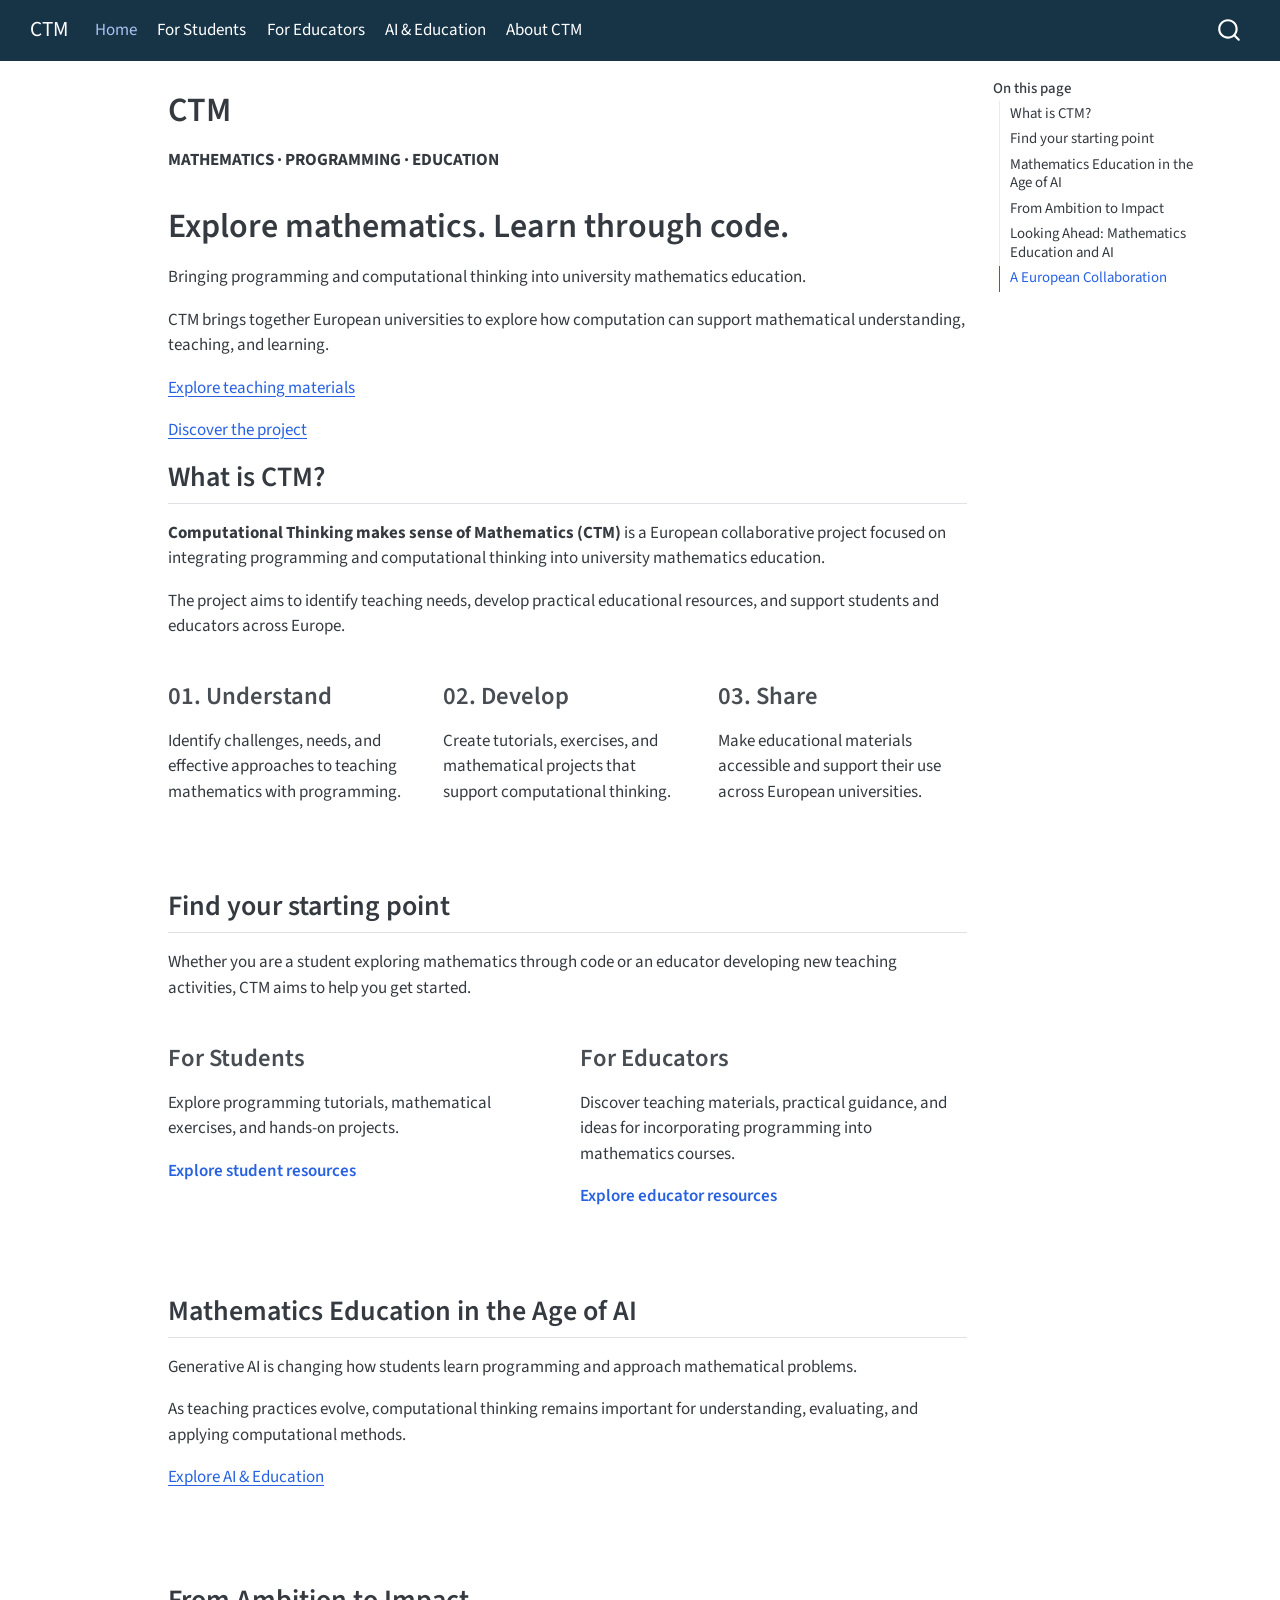
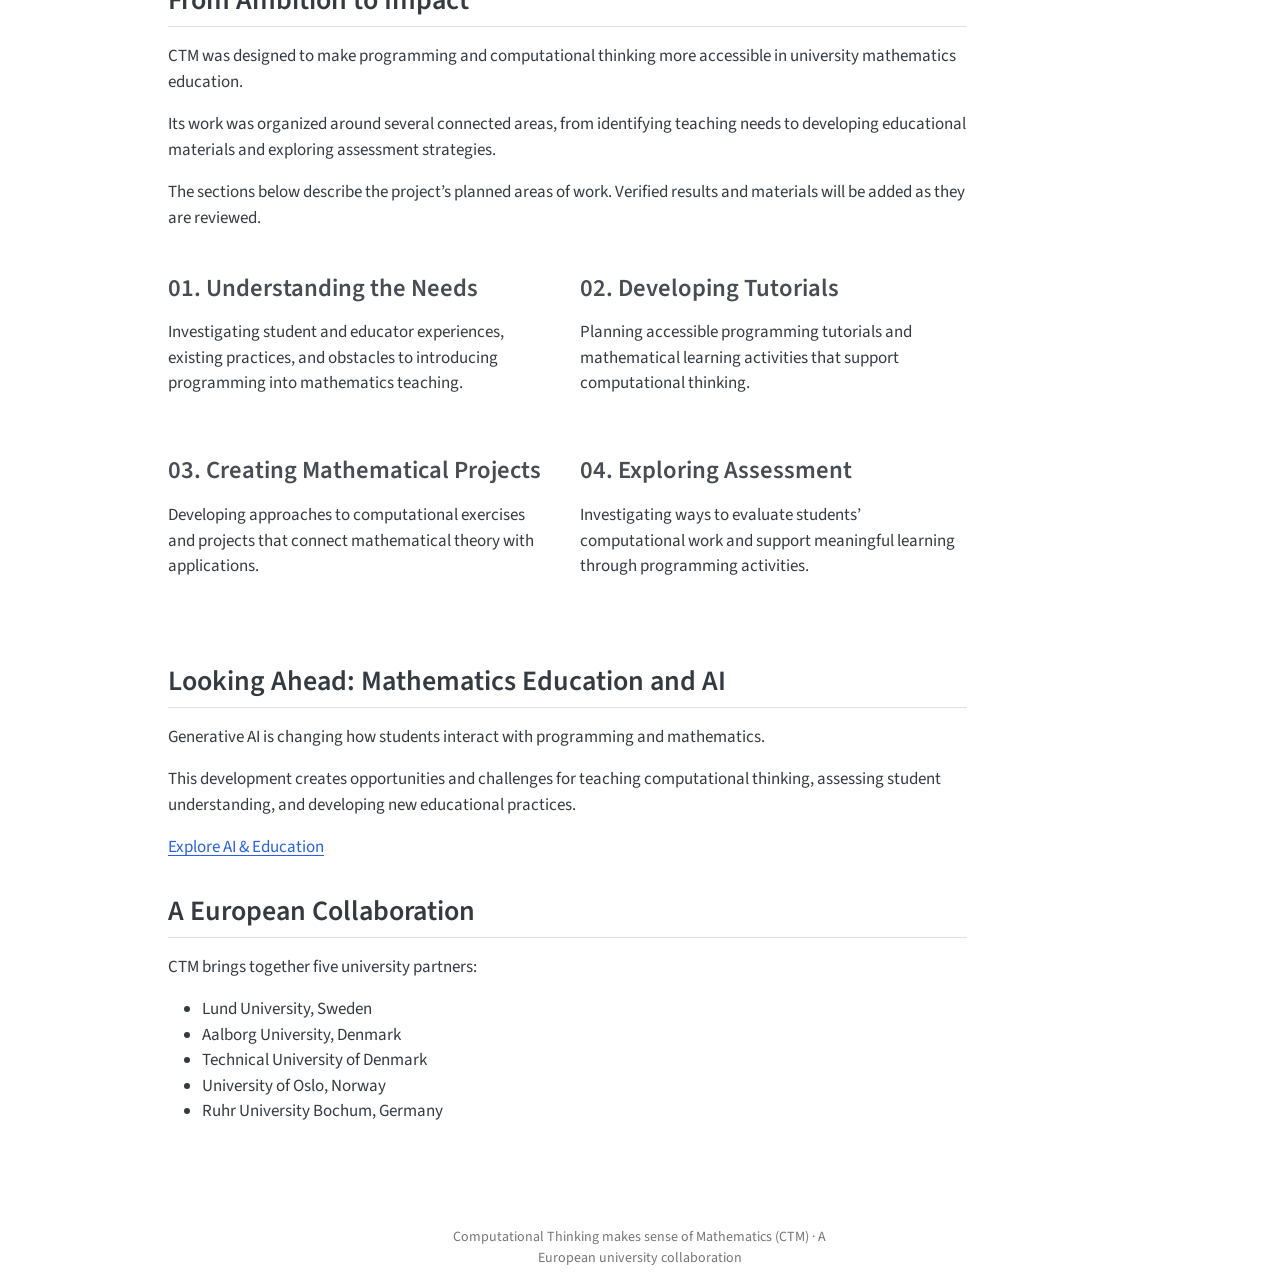
<file: index.html>
<!DOCTYPE html>
<html xmlns="http://www.w3.org/1999/xhtml" lang="en" xml:lang="en"><head>

<meta charset="utf-8">
<meta name="generator" content="quarto-1.11.9">

<meta name="viewport" content="width=device-width, initial-scale=1.0, user-scalable=yes">


<title>CTM</title>
<style>
/* Default styles provided by pandoc.
** See https://pandoc.org/MANUAL.html#variables-for-html for config info.
*/
span.smallcaps{font-variant: small-caps;}
div.columns{display: flex; gap: 1.5em;}
div.column{flex: auto;}
@media screen {
div.columns{gap: min(4vw, 1.5em);}
div.column{overflow-x: auto;}
}
div.hanging-indent{margin-left: 1.5em; text-indent: -1.5em;}
ul.task-list{list-style: none;}
ul.task-list li input[type="checkbox"] {
  width: 0.8em;
  margin: 0 0.8em 0.2em -1em; /* quarto-specific, see https://github.com/quarto-dev/quarto-cli/issues/4556 */ 
  vertical-align: middle;
}
</style>


<script src="site_libs/quarto-nav/quarto-nav.js"></script>
<script src="site_libs/quarto-nav/headroom.min.js"></script>
<script src="site_libs/clipboard/clipboard.min.js"></script>
<script src="site_libs/quarto-search/autocomplete.umd.js"></script>
<script src="site_libs/quarto-search/fuse.min.js"></script>
<script src="site_libs/quarto-search/quarto-search.js"></script>
<meta name="quarto:offset" content="./">
<script src="site_libs/quarto-html/quarto.js" type="module"></script>
<script src="site_libs/quarto-html/tabsets/tabsets.js" type="module"></script>
<script src="site_libs/quarto-html/scrollable-regions/scrollable-regions.js" type="module"></script>
<script src="site_libs/quarto-html/popper.min.js"></script>
<script src="site_libs/quarto-html/tippy.umd.min.js"></script>
<link href="site_libs/quarto-html/tippy.css" rel="stylesheet">
<link href="site_libs/quarto-html/quarto-syntax-highlighting-63b5708e65d6cd79cd7618c58d0c21e7.css" rel="stylesheet" id="quarto-text-highlighting-styles">
<script src="site_libs/bootstrap/bootstrap.min.js"></script>
<link href="site_libs/bootstrap/bootstrap-icons.css" rel="stylesheet">
<link href="site_libs/bootstrap/bootstrap-886133ef3a3f94fc4d7c72b05cbfbf39.min.css" rel="stylesheet" append-hash="true" id="quarto-bootstrap" data-mode="light">
<script id="quarto-search-options" type="application/json">{
  "location": "navbar",
  "copy-button": false,
  "collapse-after": 3,
  "panel-placement": "end",
  "type": "overlay",
  "limit": 50,
  "keyboard-shortcut": [
    "f",
    "/",
    "s"
  ],
  "show-item-context": false,
  "language": {
    "search-no-results-text": "No results",
    "search-matching-documents-text": "matching documents",
    "search-copy-link-title": "Copy link to search",
    "search-hide-matches-text": "Hide additional matches",
    "search-more-match-text": "more match in this document",
    "search-more-matches-text": "more matches in this document",
    "search-clear-button-title": "Clear",
    "search-text-placeholder": "",
    "search-detached-cancel-button-title": "Cancel",
    "search-submit-button-title": "Submit",
    "search-label": "Search"
  }
}</script>


<link rel="stylesheet" href="styles.css">
</head>

<body class="nav-fixed quarto-light"><a id="quarto-skip-link" class="visually-hidden-focusable" href="#quarto-document-content">Skip to main content</a>

<div id="quarto-search-results"></div>
  <header id="quarto-header" class="headroom fixed-top">
    <nav class="navbar navbar-expand-lg " data-bs-theme="dark" aria-label="Site">
      <div class="navbar-container container-fluid">
      <div class="navbar-brand-container mx-auto">
    <a class="navbar-brand" href="./index.html">
    <span class="navbar-title">CTM</span>
    </a>
  </div>
          <button class="navbar-toggler" type="button" data-bs-toggle="collapse" data-bs-target="#navbarCollapse" aria-controls="navbarCollapse" aria-expanded="false" aria-label="Toggle navigation" onclick="if (window.quartoToggleHeadroom) { window.quartoToggleHeadroom(); }">
  <span class="navbar-toggler-icon"></span>
</button>
          <div class="collapse navbar-collapse" id="navbarCollapse">
            <ul class="navbar-nav navbar-nav-scroll me-auto">
  <li class="nav-item">
    <a class="nav-link active" href="./index.html" aria-current="page"> 
<span class="menu-text">Home</span></a>
  </li>  
  <li class="nav-item">
    <a class="nav-link" href="./students.html"> 
<span class="menu-text">For Students</span></a>
  </li>  
  <li class="nav-item">
    <a class="nav-link" href="./educators.html"> 
<span class="menu-text">For Educators</span></a>
  </li>  
  <li class="nav-item">
    <a class="nav-link" href="./ai.html"> 
<span class="menu-text">AI &amp; Education</span></a>
  </li>  
  <li class="nav-item">
    <a class="nav-link" href="./about.html"> 
<span class="menu-text">About CTM</span></a>
  </li>  
</ul>
          </div> <!-- /navcollapse -->
            <div class="quarto-navbar-tools">
</div>
            <div id="quarto-search" class="" title="Search"></div>
      </div> <!-- /container-fluid -->
    </nav>
</header>
<!-- content -->
<div id="quarto-content" class="quarto-container page-columns page-rows-contents page-layout-article page-navbar">
<!-- sidebar -->
<!-- margin-sidebar -->
    <div id="quarto-margin-sidebar" class="sidebar margin-sidebar">
        <nav id="TOC" role="doc-toc" aria-labelledby="toc-title" class="toc-active">
    <h2 id="toc-title">On this page</h2>
   
  <ul class="collapse">
  <li><a href="#what-is-ctm" id="toc-what-is-ctm" class="nav-link active" data-scroll-target="#what-is-ctm">What is CTM?</a></li>
  <li><a href="#find-your-starting-point" id="toc-find-your-starting-point" class="nav-link" data-scroll-target="#find-your-starting-point">Find your starting point</a></li>
  <li><a href="#mathematics-education-in-the-age-of-ai" id="toc-mathematics-education-in-the-age-of-ai" class="nav-link" data-scroll-target="#mathematics-education-in-the-age-of-ai">Mathematics Education in the Age of AI</a></li>
  <li><a href="#from-ambition-to-impact" id="toc-from-ambition-to-impact" class="nav-link" data-scroll-target="#from-ambition-to-impact">From Ambition to Impact</a></li>
  <li><a href="#looking-ahead-mathematics-education-and-ai" id="toc-looking-ahead-mathematics-education-and-ai" class="nav-link" data-scroll-target="#looking-ahead-mathematics-education-and-ai">Looking Ahead: Mathematics Education and AI</a></li>
  <li><a href="#a-european-collaboration" id="toc-a-european-collaboration" class="nav-link" data-scroll-target="#a-european-collaboration">A European Collaboration</a></li>
  </ul>
</nav>
    </div>
<!-- main -->
<main class="content" id="quarto-document-content" tabindex="-1"><header id="title-block-header" class="quarto-title-block"><h1 class="title display-7">CTM</h1></header>

<header id="title-block-header">


</header>


<div class="ctm-hero">
<p><strong>MATHEMATICS · PROGRAMMING · EDUCATION</strong></p>
<section id="explore-mathematics.-learn-through-code." class="level1">
<h1>Explore mathematics. Learn through code.</h1>
<p>Bringing programming and computational thinking into university mathematics education.</p>
<p>CTM brings together European universities to explore how computation can support mathematical understanding, teaching, and learning.</p>
<p><a href="./students.html" class="ctm-button">Explore teaching materials</a></p>
<p><a href="./about.html" class="ctm-button-outline">Discover the project</a></p>
</section>
</div>
<section id="what-is-ctm" class="level2 ctm-section">
<h2 data-anchor-id="what-is-ctm">What is CTM?</h2>
<p><strong>Computational Thinking makes sense of Mathematics (CTM)</strong> is a European collaborative project focused on integrating programming and computational thinking into university mathematics education.</p>
<p>The project aims to identify teaching needs, develop practical educational resources, and support students and educators across Europe.</p>
<div class="grid">
<section id="understand" class="level3 g-col-12 g-col-md-4 ctm-card">
<h3 data-anchor-id="understand">01. Understand</h3>
<p>Identify challenges, needs, and effective approaches to teaching mathematics with programming.</p>
</section>
<section id="develop" class="level3 g-col-12 g-col-md-4 ctm-card">
<h3 data-anchor-id="develop">02. Develop</h3>
<p>Create tutorials, exercises, and mathematical projects that support computational thinking.</p>
</section>
<section id="share" class="level3 g-col-12 g-col-md-4 ctm-card">
<h3 data-anchor-id="share">03. Share</h3>
<p>Make educational materials accessible and support their use across European universities.</p>
</section>
</div>
</section>
<section id="find-your-starting-point" class="level2 ctm-section ctm-section-light">
<h2 data-anchor-id="find-your-starting-point">Find your starting point</h2>
<p>Whether you are a student exploring mathematics through code or an educator developing new teaching activities, CTM aims to help you get started.</p>
<div class="grid">
<section id="for-students" class="level3 g-col-12 g-col-md-6 ctm-card">
<h3 data-anchor-id="for-students">For Students</h3>
<p>Explore programming tutorials, mathematical exercises, and hands-on projects.</p>
<p><a href="./students.html">Explore student resources</a></p>
</section>
<section id="for-educators" class="level3 g-col-12 g-col-md-6 ctm-card">
<h3 data-anchor-id="for-educators">For Educators</h3>
<p>Discover teaching materials, practical guidance, and ideas for incorporating programming into mathematics courses.</p>
<p><a href="./educators.html">Explore educator resources</a></p>
</section>
</div>
</section>
<section id="mathematics-education-in-the-age-of-ai" class="level2 ctm-section">
<h2 data-anchor-id="mathematics-education-in-the-age-of-ai">Mathematics Education in the Age of AI</h2>
<p>Generative AI is changing how students learn programming and approach mathematical problems.</p>
<p>As teaching practices evolve, computational thinking remains important for understanding, evaluating, and applying computational methods.</p>
<p><a href="./ai.html">Explore AI &amp; Education</a></p>
</section>
<section id="from-ambition-to-impact" class="level2 ctm-section ctm-section-light">
<h2 data-anchor-id="from-ambition-to-impact">From Ambition to Impact</h2>
<p>CTM was designed to make programming and computational thinking more accessible in university mathematics education.</p>
<p>Its work was organized around several connected areas, from identifying teaching needs to developing educational materials and exploring assessment strategies.</p>
<p>The sections below describe the project’s planned areas of work. Verified results and materials will be added as they are reviewed.</p>
<div class="grid">
<div class="g-col-12 g-col-md-6">
<section id="understanding-the-needs" class="level3 ctm-card">
<h3 data-anchor-id="understanding-the-needs">01. Understanding the Needs</h3>
<p>Investigating student and educator experiences, existing practices, and obstacles to introducing programming into mathematics teaching.</p>
</section>
</div>
<div class="g-col-12 g-col-md-6">
<section id="developing-tutorials" class="level3 ctm-card">
<h3 data-anchor-id="developing-tutorials">02. Developing Tutorials</h3>
<p>Planning accessible programming tutorials and mathematical learning activities that support computational thinking.</p>
</section>
</div>
<div class="g-col-12 g-col-md-6">
<section id="creating-mathematical-projects" class="level3 ctm-card">
<h3 data-anchor-id="creating-mathematical-projects">03. Creating Mathematical Projects</h3>
<p>Developing approaches to computational exercises and projects that connect mathematical theory with applications.</p>
</section>
</div>
<div class="g-col-12 g-col-md-6">
<section id="exploring-assessment" class="level3 ctm-card">
<h3 data-anchor-id="exploring-assessment">04. Exploring Assessment</h3>
<p>Investigating ways to evaluate students’ computational work and support meaningful learning through programming activities.</p>
</section>
</div>
</div>
</section>
<section id="looking-ahead-mathematics-education-and-ai" class="level2 ctm-section">
<h2 data-anchor-id="looking-ahead-mathematics-education-and-ai">Looking Ahead: Mathematics Education and AI</h2>
<p>Generative AI is changing how students interact with programming and mathematics.</p>
<p>This development creates opportunities and challenges for teaching computational thinking, assessing student understanding, and developing new educational practices.</p>
<p><a href="./ai.html" class="ctm-button-outline">Explore AI &amp; Education</a></p>
</section>
<section id="a-european-collaboration" class="level2 ctm-section ctm-partners">
<h2 data-anchor-id="a-european-collaboration">A European Collaboration</h2>
<p>CTM brings together five university partners:</p>
<ul>
<li>Lund University, Sweden</li>
<li>Aalborg University, Denmark</li>
<li>Technical University of Denmark</li>
<li>University of Oslo, Norway</li>
<li>Ruhr University Bochum, Germany</li>
</ul>
</section>



</main> <!-- /main -->
<script id="quarto-html-after-body" type="application/javascript">
  window.document.addEventListener("DOMContentLoaded", function (event) {
    const isCodeAnnotation = (el) => {
      for (const clz of el.classList) {
        if (clz.startsWith('code-annotation-')) {                     
          return true;
        }
      }
      return false;
    }
    const onCopySuccess = function(e) {
      // button target
      const button = e.trigger;
      // don't keep focus
      button.blur();
      // flash "checked"
      button.classList.add('code-copy-button-checked');
      var currentTitle = button.getAttribute("title");
      button.setAttribute("title", "Copied!");
      let tooltip;
      if (window.bootstrap) {
        button.setAttribute("data-bs-toggle", "tooltip");
        button.setAttribute("data-bs-placement", "left");
        button.setAttribute("data-bs-title", "Copied!");
        tooltip = new bootstrap.Tooltip(button, 
          { trigger: "manual", 
            customClass: "code-copy-button-tooltip",
            offset: [0, -8]});
        tooltip.show();    
      }
      setTimeout(function() {
        if (tooltip) {
          tooltip.hide();
          button.removeAttribute("data-bs-title");
          button.removeAttribute("data-bs-toggle");
          button.removeAttribute("data-bs-placement");
        }
        button.setAttribute("title", currentTitle);
        button.classList.remove('code-copy-button-checked');
      }, 1000);
      // clear code selection
      e.clearSelection();
    }
    const getTextToCopy = function(trigger) {
      const outerScaffold = trigger.parentElement.cloneNode(true);
      const codeEl = outerScaffold.querySelector('code');
      for (const childEl of codeEl.children) {
        if (isCodeAnnotation(childEl)) {
          childEl.remove();
        }
      }
      return codeEl.innerText;
    }
    const clipboard = new window.ClipboardJS('.code-copy-button:not([data-in-quarto-modal])', {
      text: getTextToCopy
    });
    clipboard.on('success', onCopySuccess);
    if (window.document.getElementById('quarto-embedded-source-code-modal')) {
      const clipboardModal = new window.ClipboardJS('.code-copy-button[data-in-quarto-modal]', {
        text: getTextToCopy,
        container: window.document.getElementById('quarto-embedded-source-code-modal')
      });
      clipboardModal.on('success', onCopySuccess);
    }
      var localhostRegex = new RegExp(/^(?:http|https):\/\/localhost\:?[0-9]*\//);
      var mailtoRegex = new RegExp(/^mailto:/);
        var filterRegex = new RegExp("https:\/\/dr-robertk\.github\.io\/ctm-quarto-page\/");
      const newWindowLabel = "(opens in a new tab)";
      const newWindowNoteId = "quarto-ext-newwindow-label";
      // Links reference one hidden label through aria-describedby, so the
      // announcement never changes their accessible name.
      var describeNewWindow = (link) => {
        if (!window.document.getElementById(newWindowNoteId)) {
          var newWindowNote = window.document.createElement("span");
          newWindowNote.id = newWindowNoteId;
          newWindowNote.hidden = true;
          newWindowNote.textContent = newWindowLabel;
          window.document.body.appendChild(newWindowNote);
        }
        var describedBy = (link.getAttribute("aria-describedby") || "").split(/\s+/).filter(Boolean);
        if (!describedBy.includes(newWindowNoteId)) {
          describedBy.push(newWindowNoteId);
          link.setAttribute("aria-describedby", describedBy.join(" "));
        }
      }
      var isInternal = (href) => {
          return filterRegex.test(href) || localhostRegex.test(href) || mailtoRegex.test(href);
      }
      // Inspect non-navigation links and adorn them if external
      window.quartoDecorateExternalLinks = function (root) {
     var links = (root || window.document).querySelectorAll('a[href]:not(.nav-link):not(.navbar-brand):not(.toc-action):not(.sidebar-link):not(.sidebar-item-toggle):not(.pagination-link):not(.no-external):not([aria-hidden]):not(.dropdown-item):not(.quarto-navigation-tool):not(.about-link)');
      for (var i=0; i<links.length; i++) {
        const link = links[i];
        if (!isInternal(link.href)) {
          // undo the damage that might have been done by quarto-nav.js in the case of
          // links that we want to consider external
          if (link.dataset.originalHref !== undefined) {
            link.href = link.dataset.originalHref;
          }
            // target, if specified
            link.setAttribute("target", "_blank");
            if (link.getAttribute("rel") === null) {
              link.setAttribute("rel", "noopener");
            }
            describeNewWindow(link);
          if (!link.classList.contains('no-external-icon')) {
          }
        }
      }
      };
      window.quartoDecorateExternalLinks(window.document);
    // Esc closes the popup (WCAG 1.4.13) and focus leaving both trigger and
    // popup closes it (WCAG 2.4.11); tippy handles neither for interactive popups.
    const hideOnEscAndFocusOut = {
      name: 'hideOnEscAndFocusOut',
      defaultValue: true,
      fn(instance) {
        const dismiss = () => {
          // A show scheduled by the trigger delay would otherwise reopen it
          instance.clearDelayTimeouts();
          instance.hide();
        };
        const onKeyDown = (event) => {
          if (event.key !== 'Escape') {
            return;
          }
          // Keep Esc from also reaching page handlers (e.g. reveal.js overview),
          // except an open reveal.js slide menu, which Esc should close too.
          // The menu handles keys only when its keyboard option is on.
          const menuHandlesEsc = window.Reveal?.getPlugin?.('menu')?.isOpen() &&
            window.Reveal.getConfig().menu?.keyboard !== false;
          if (!menuHandlesEsc) {
            event.stopPropagation();
          }
          if (instance.popper.contains(window.document.activeElement)) {
            // Disabled while refocusing so the focus trigger does not reopen it
            instance.disable();
            instance.reference.focus();
            instance.enable();
          }
          dismiss();
        };
        const onFocusOut = (event) => {
          const target = event.relatedTarget;
          if (target && !instance.reference.contains(target) &&
              !instance.popper.contains(target)) {
            dismiss();
          }
        };
        // On the trigger too: a click trigger (code-annotations: select) has no
        // blur handling. Attached for the instance's lifetime so leaving the
        // trigger also cancels a show still pending on the trigger delay.
        instance.reference.addEventListener('focusout', onFocusOut);
        return {
          onShow() {
            window.document.addEventListener('keydown', onKeyDown, true);
            instance.popper.addEventListener('focusout', onFocusOut);
          },
          onHide() {
            window.document.removeEventListener('keydown', onKeyDown, true);
            instance.popper.removeEventListener('focusout', onFocusOut);
          },
          onDestroy() {
            instance.reference.removeEventListener('focusout', onFocusOut);
          },
        };
      },
    };
    function tippyHover(el, contentFn, onTriggerFn, onUntriggerFn) {
      const config = {
        allowHTML: true,
        maxWidth: 500,
        delay: 100,
        arrow: false,
        appendTo: function(el) {
            return el.parentElement;
        },
        interactive: true,
        interactiveBorder: 10,
        theme: 'quarto',
        placement: 'bottom-start',
        plugins: [hideOnEscAndFocusOut],
      };
      if (contentFn) {
        config.content = contentFn;
      }
      if (onTriggerFn) {
        config.onTrigger = onTriggerFn;
      }
      if (onUntriggerFn) {
        config.onUntrigger = onUntriggerFn;
      }
      window.tippy(el, config); 
    }
    const noterefs = window.document.querySelectorAll('a[role="doc-noteref"]');
    for (var i=0; i<noterefs.length; i++) {
      const ref = noterefs[i];
      tippyHover(ref, function() {
        // use id or data attribute instead here
        let href = ref.getAttribute('data-footnote-href') || ref.getAttribute('href');
        try { href = new URL(href).hash; } catch {}
        const id = href.replace(/^#\/?/, "");
        const note = window.document.getElementById(id);
        if (note) {
          return note.innerHTML;
        } else {
          return "";
        }
      });
    }
    const xrefs = window.document.querySelectorAll('a.quarto-xref');
    const processXRef = (id, note) => {
      // Strip column container classes
      const stripColumnClz = (el) => {
        el.classList.remove("page-full", "page-columns");
        if (el.children) {
          for (const child of el.children) {
            stripColumnClz(child);
          }
        }
      }
      stripColumnClz(note)
      if (id === null || id.startsWith('sec-')) {
        // Special case sections, only their first couple elements
        const container = document.createElement("div");
        if (note.children && note.children.length > 2) {
          container.appendChild(note.children[0].cloneNode(true));
          for (let i = 1; i < note.children.length; i++) {
            const child = note.children[i];
            if (child.tagName === "P" && child.innerText === "") {
              continue;
            } else {
              container.appendChild(child.cloneNode(true));
              break;
            }
          }
          if (window.Quarto?.typesetMath) {
            window.Quarto.typesetMath(container);
          }
          return container.innerHTML
        } else {
          if (window.Quarto?.typesetMath) {
            window.Quarto.typesetMath(note);
          }
          return note.innerHTML;
        }
      } else {
        // Remove any anchor links if they are present
        const anchorLink = note.querySelector('a.anchorjs-link');
        if (anchorLink) {
          anchorLink.remove();
        }
        if (window.Quarto?.typesetMath) {
          window.Quarto.typesetMath(note);
        }
        if (note.classList.contains("callout")) {
          return note.outerHTML;
        } else {
          return note.innerHTML;
        }
      }
    }
    for (var i=0; i<xrefs.length; i++) {
      const xref = xrefs[i];
      tippyHover(xref, undefined, function(instance) {
        instance.disable();
        let url = xref.getAttribute('href');
        let hash = undefined; 
        if (url.startsWith('#')) {
          hash = url;
        } else {
          try { hash = new URL(url).hash; } catch {}
        }
        if (hash) {
          const id = hash.replace(/^#\/?/, "");
          const note = window.document.getElementById(id);
          if (note !== null) {
            try {
              const html = processXRef(id, note.cloneNode(true));
              instance.setContent(html);
            } finally {
              instance.enable();
              instance.show();
            }
          } else {
            // See if we can fetch this
            fetch(url.split('#')[0])
            .then(res => res.text())
            .then(html => {
              const parser = new DOMParser();
              const htmlDoc = parser.parseFromString(html, "text/html");
              const note = htmlDoc.getElementById(id);
              if (note !== null) {
                const html = processXRef(id, note);
                instance.setContent(html);
              } 
            }).finally(() => {
              instance.enable();
              instance.show();
            });
          }
        } else {
          // See if we can fetch a full url (with no hash to target)
          // This is a special case and we should probably do some content thinning / targeting
          fetch(url)
          .then(res => res.text())
          .then(html => {
            const parser = new DOMParser();
            const htmlDoc = parser.parseFromString(html, "text/html");
            const note = htmlDoc.querySelector('main.content');
            if (note !== null) {
              // This should only happen for chapter cross references
              // (since there is no id in the URL)
              // remove the first header
              if (note.children.length > 0 && note.children[0].tagName === "HEADER") {
                note.children[0].remove();
              }
              const html = processXRef(null, note);
              instance.setContent(html);
            } 
          }).finally(() => {
            instance.enable();
            instance.show();
          });
        }
      }, function(instance) {
      });
    }
        let selectedAnnoteEl;
        const selectorForAnnotation = ( cell, annotation) => {
          let cellAttr = 'data-code-cell="' + cell + '"';
          let lineAttr = 'data-code-annotation="' +  annotation + '"';
          const selector = 'span[' + cellAttr + '][' + lineAttr + ']';
          return selector;
        }
        const selectCodeLines = (annoteEl) => {
          const doc = window.document;
          const targetCell = annoteEl.getAttribute("data-target-cell");
          const targetAnnotation = annoteEl.getAttribute("data-target-annotation");
          const annoteSpan = window.document.querySelector(selectorForAnnotation(targetCell, targetAnnotation));
          const lines = annoteSpan.getAttribute("data-code-lines").split(",");
          const lineIds = lines.map((line) => {
            return targetCell + "-" + line;
          })
          // Each band is positioned against its own containing block, which is
          // not the offsetParent of the lines, so place it from client rects.
          const placeBand = (band, firstEl, lastEl, codeBlock) => {
            const container = band.offsetParent;
            if (container === null) {
              return;
            }
            const containerRect = container.getBoundingClientRect();
            // Reveal.js scales slides with a transform, so convert client
            // pixels back to the CSS pixels of the container.
            const scale = containerRect.height / container.offsetHeight || 1;
            const firstRect = firstEl.getBoundingClientRect();
            const lastRect = lastEl.getBoundingClientRect();
            const top = (firstRect.top - containerRect.top) / scale - container.clientTop + container.scrollTop;
            const height = (lastRect.bottom - firstRect.top) / scale;
            band.style.top = top - 2 + "px";
            band.style.height = height + 4 + "px";
            if (codeBlock) {
              // Without the copy button wrapper, the containing block is wider
              // than the code block, so span the code block explicitly.
              const blockRect = codeBlock.getBoundingClientRect();
              band.style.left = (blockRect.left - containerRect.left) / scale - container.clientLeft + container.scrollLeft + "px";
              band.style.width = blockRect.width / scale + "px";
            }
          };
          if (lineIds.length > 0) {
            const el = window.document.getElementById(lineIds[0]);
            const lastEl = window.document.getElementById(lineIds[lineIds.length - 1]);
            const parent = el.parentElement.parentElement;
            // cook up a div (if necessary) and position it
            let div = window.document.getElementById("code-annotation-line-highlight");
            if (div === null) {
              div = window.document.createElement("div");
              div.setAttribute("id", "code-annotation-line-highlight");
              div.style.position = 'absolute';
              parent.appendChild(div);
            }
            placeBand(div, el, lastEl, parent.closest("div.sourceCode") || parent);
            let gutterDiv = window.document.getElementById("code-annotation-line-highlight-gutter");
            if (gutterDiv === null) {
              gutterDiv = window.document.createElement("div");
              gutterDiv.setAttribute("id", "code-annotation-line-highlight-gutter");
              gutterDiv.style.position = 'absolute';
              const codeCell = window.document.getElementById(targetCell);
              const gutter = codeCell.querySelector('.code-annotation-gutter');
              gutter.appendChild(gutterDiv);
            }
            placeBand(gutterDiv, el, lastEl);
            selectedAnnoteEl = annoteEl;
          }
        };
        const unselectCodeLines = () => {
          const elementsIds = ["code-annotation-line-highlight", "code-annotation-line-highlight-gutter"];
          elementsIds.forEach((elId) => {
            const div = window.document.getElementById(elId);
            if (div) {
              div.remove();
            }
          });
          selectedAnnoteEl = undefined;
        };
          // Handle positioning of the toggle
      window.addEventListener(
        "resize",
        throttle(() => {
          elRect = undefined;
          if (selectedAnnoteEl) {
            selectCodeLines(selectedAnnoteEl);
          }
        }, 10)
      );
      function throttle(fn, ms) {
      let throttle = false;
      let timer;
        return (...args) => {
          if(!throttle) { // first call gets through
              fn.apply(this, args);
              throttle = true;
          } else { // all the others get throttled
              if(timer) clearTimeout(timer); // cancel #2
              timer = setTimeout(() => {
                fn.apply(this, args);
                timer = throttle = false;
              }, ms);
          }
        };
      }
        // Attach click handler to the DT
        const annoteDls = window.document.querySelectorAll('dt[data-target-cell]');
        for (const annoteDlNode of annoteDls) {
          annoteDlNode.addEventListener('click', (event) => {
            const clickedEl = event.target;
            if (clickedEl !== selectedAnnoteEl) {
              unselectCodeLines();
              const activeEl = window.document.querySelector('dt[data-target-cell].code-annotation-active');
              if (activeEl) {
                activeEl.classList.remove('code-annotation-active');
              }
              selectCodeLines(clickedEl);
              clickedEl.classList.add('code-annotation-active');
            } else {
              // Unselect the line
              unselectCodeLines();
              clickedEl.classList.remove('code-annotation-active');
            }
          });
        }
    const findCites = (el) => {
      const parentEl = el.parentElement;
      if (parentEl) {
        const cites = parentEl.dataset.cites;
        if (cites) {
          return {
            el,
            cites: cites.split(' ')
          };
        } else {
          return findCites(el.parentElement)
        }
      } else {
        return undefined;
      }
    };
    var bibliorefs = window.document.querySelectorAll('a[role="doc-biblioref"]');
    for (var i=0; i<bibliorefs.length; i++) {
      const ref = bibliorefs[i];
      const citeInfo = findCites(ref);
      if (citeInfo) {
        tippyHover(citeInfo.el, function() {
          var popup = window.document.createElement('div');
          citeInfo.cites.forEach(function(cite) {
            var citeDiv = window.document.createElement('div');
            citeDiv.classList.add('hanging-indent');
            citeDiv.classList.add('csl-entry');
            var biblioDiv = window.document.getElementById('ref-' + cite);
            if (biblioDiv) {
              citeDiv.innerHTML = biblioDiv.innerHTML;
            }
            popup.appendChild(citeDiv);
          });
          return popup.innerHTML;
        });
      }
    }
  });
  </script>
  <script type="application/javascript">
  window.quartoScrollableRegionsLabels = {"code":"Scrollable code","output":"Scrollable output"};
  </script>
</div> <!-- /content -->
<footer class="footer">
  <div class="nav-footer">
    <div class="nav-footer-left">
      &nbsp;
    </div>   
    <div class="nav-footer-center">
<p>Computational Thinking makes sense of Mathematics (CTM) · A European university collaboration</p>
</div>
    <div class="nav-footer-right">
      &nbsp;
    </div>
  </div>
</footer>




</body></html>
</file>
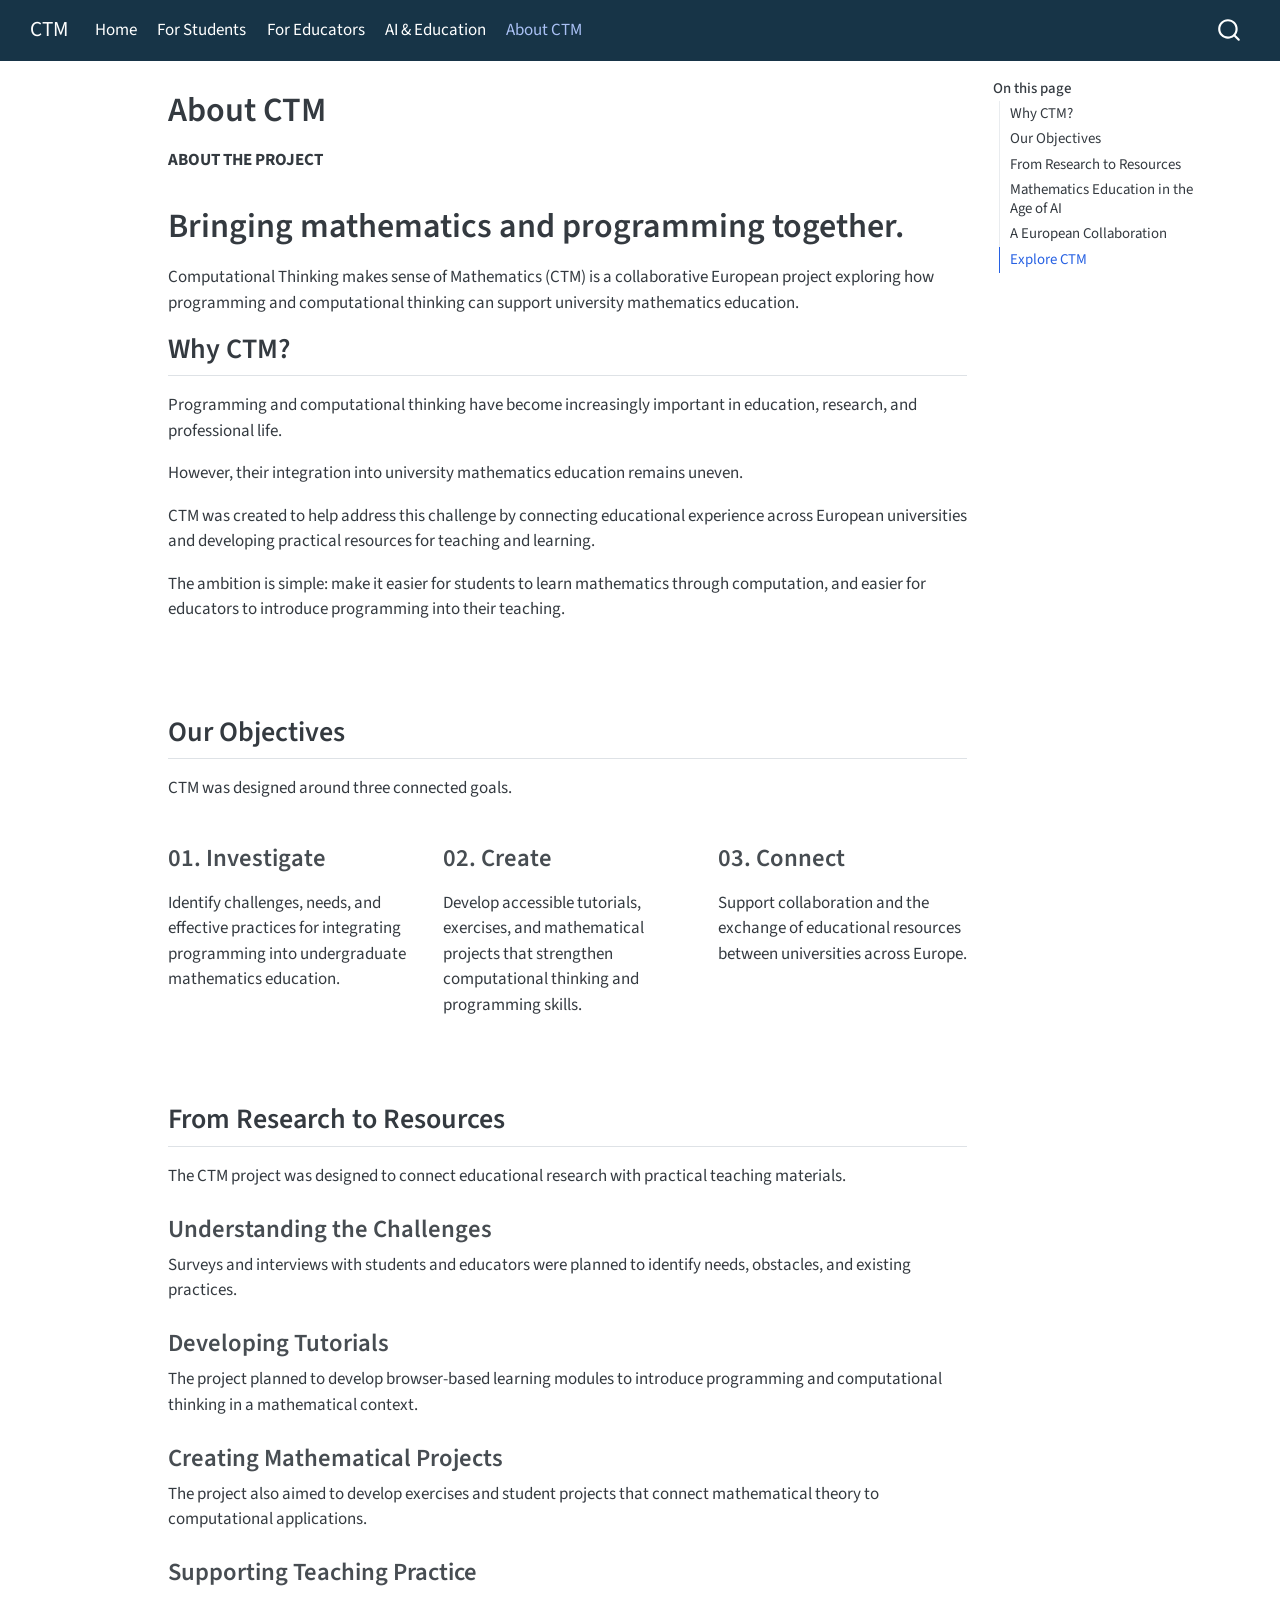
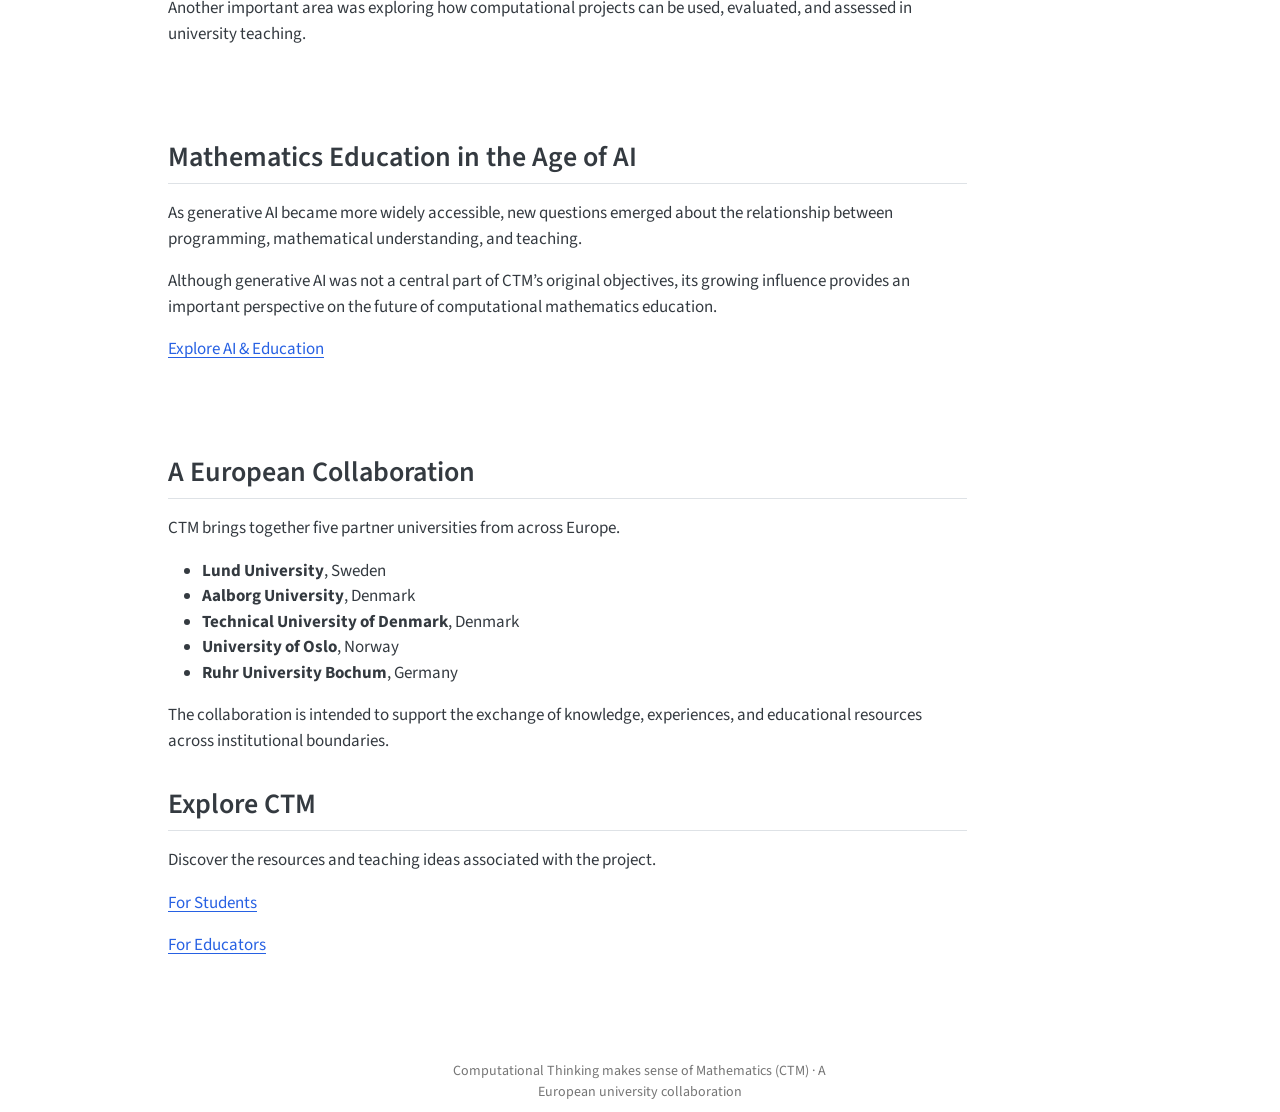
<file: about.html>
<!DOCTYPE html>
<html xmlns="http://www.w3.org/1999/xhtml" lang="en" xml:lang="en"><head>

<meta charset="utf-8">
<meta name="generator" content="quarto-1.11.9">

<meta name="viewport" content="width=device-width, initial-scale=1.0, user-scalable=yes">


<title>About CTM – CTM</title>
<style>
/* Default styles provided by pandoc.
** See https://pandoc.org/MANUAL.html#variables-for-html for config info.
*/
span.smallcaps{font-variant: small-caps;}
div.columns{display: flex; gap: 1.5em;}
div.column{flex: auto;}
@media screen {
div.columns{gap: min(4vw, 1.5em);}
div.column{overflow-x: auto;}
}
div.hanging-indent{margin-left: 1.5em; text-indent: -1.5em;}
ul.task-list{list-style: none;}
ul.task-list li input[type="checkbox"] {
  width: 0.8em;
  margin: 0 0.8em 0.2em -1em; /* quarto-specific, see https://github.com/quarto-dev/quarto-cli/issues/4556 */ 
  vertical-align: middle;
}
</style>


<script src="site_libs/quarto-nav/quarto-nav.js"></script>
<script src="site_libs/quarto-nav/headroom.min.js"></script>
<script src="site_libs/clipboard/clipboard.min.js"></script>
<script src="site_libs/quarto-search/autocomplete.umd.js"></script>
<script src="site_libs/quarto-search/fuse.min.js"></script>
<script src="site_libs/quarto-search/quarto-search.js"></script>
<meta name="quarto:offset" content="./">
<script src="site_libs/quarto-html/quarto.js" type="module"></script>
<script src="site_libs/quarto-html/tabsets/tabsets.js" type="module"></script>
<script src="site_libs/quarto-html/scrollable-regions/scrollable-regions.js" type="module"></script>
<script src="site_libs/quarto-html/popper.min.js"></script>
<script src="site_libs/quarto-html/tippy.umd.min.js"></script>
<link href="site_libs/quarto-html/tippy.css" rel="stylesheet">
<link href="site_libs/quarto-html/quarto-syntax-highlighting-63b5708e65d6cd79cd7618c58d0c21e7.css" rel="stylesheet" id="quarto-text-highlighting-styles">
<script src="site_libs/bootstrap/bootstrap.min.js"></script>
<link href="site_libs/bootstrap/bootstrap-icons.css" rel="stylesheet">
<link href="site_libs/bootstrap/bootstrap-886133ef3a3f94fc4d7c72b05cbfbf39.min.css" rel="stylesheet" append-hash="true" id="quarto-bootstrap" data-mode="light">
<script id="quarto-search-options" type="application/json">{
  "location": "navbar",
  "copy-button": false,
  "collapse-after": 3,
  "panel-placement": "end",
  "type": "overlay",
  "limit": 50,
  "keyboard-shortcut": [
    "f",
    "/",
    "s"
  ],
  "show-item-context": false,
  "language": {
    "search-no-results-text": "No results",
    "search-matching-documents-text": "matching documents",
    "search-copy-link-title": "Copy link to search",
    "search-hide-matches-text": "Hide additional matches",
    "search-more-match-text": "more match in this document",
    "search-more-matches-text": "more matches in this document",
    "search-clear-button-title": "Clear",
    "search-text-placeholder": "",
    "search-detached-cancel-button-title": "Cancel",
    "search-submit-button-title": "Submit",
    "search-label": "Search"
  }
}</script>


<link rel="stylesheet" href="styles.css">
</head>

<body class="nav-fixed quarto-light"><a id="quarto-skip-link" class="visually-hidden-focusable" href="#quarto-document-content">Skip to main content</a>

<div id="quarto-search-results"></div>
  <header id="quarto-header" class="headroom fixed-top">
    <nav class="navbar navbar-expand-lg " data-bs-theme="dark" aria-label="Site">
      <div class="navbar-container container-fluid">
      <div class="navbar-brand-container mx-auto">
    <a class="navbar-brand" href="./index.html">
    <span class="navbar-title">CTM</span>
    </a>
  </div>
          <button class="navbar-toggler" type="button" data-bs-toggle="collapse" data-bs-target="#navbarCollapse" aria-controls="navbarCollapse" aria-expanded="false" aria-label="Toggle navigation" onclick="if (window.quartoToggleHeadroom) { window.quartoToggleHeadroom(); }">
  <span class="navbar-toggler-icon"></span>
</button>
          <div class="collapse navbar-collapse" id="navbarCollapse">
            <ul class="navbar-nav navbar-nav-scroll me-auto">
  <li class="nav-item">
    <a class="nav-link" href="./index.html"> 
<span class="menu-text">Home</span></a>
  </li>  
  <li class="nav-item">
    <a class="nav-link" href="./students.html"> 
<span class="menu-text">For Students</span></a>
  </li>  
  <li class="nav-item">
    <a class="nav-link" href="./educators.html"> 
<span class="menu-text">For Educators</span></a>
  </li>  
  <li class="nav-item">
    <a class="nav-link" href="./ai.html"> 
<span class="menu-text">AI &amp; Education</span></a>
  </li>  
  <li class="nav-item">
    <a class="nav-link active" href="./about.html" aria-current="page"> 
<span class="menu-text">About CTM</span></a>
  </li>  
</ul>
          </div> <!-- /navcollapse -->
            <div class="quarto-navbar-tools">
</div>
            <div id="quarto-search" class="" title="Search"></div>
      </div> <!-- /container-fluid -->
    </nav>
</header>
<!-- content -->
<div id="quarto-content" class="quarto-container page-columns page-rows-contents page-layout-article page-navbar">
<!-- sidebar -->
<!-- margin-sidebar -->
    <div id="quarto-margin-sidebar" class="sidebar margin-sidebar">
        <nav id="TOC" role="doc-toc" aria-labelledby="toc-title" class="toc-active">
    <h2 id="toc-title">On this page</h2>
   
  <ul class="collapse">
  <li><a href="#why-ctm" id="toc-why-ctm" class="nav-link active" data-scroll-target="#why-ctm">Why CTM?</a></li>
  <li><a href="#our-objectives" id="toc-our-objectives" class="nav-link" data-scroll-target="#our-objectives">Our Objectives</a></li>
  <li><a href="#from-research-to-resources" id="toc-from-research-to-resources" class="nav-link" data-scroll-target="#from-research-to-resources">From Research to Resources</a></li>
  <li><a href="#mathematics-education-in-the-age-of-ai" id="toc-mathematics-education-in-the-age-of-ai" class="nav-link" data-scroll-target="#mathematics-education-in-the-age-of-ai">Mathematics Education in the Age of AI</a></li>
  <li><a href="#a-european-collaboration" id="toc-a-european-collaboration" class="nav-link" data-scroll-target="#a-european-collaboration">A European Collaboration</a></li>
  <li><a href="#explore-ctm" id="toc-explore-ctm" class="nav-link" data-scroll-target="#explore-ctm">Explore CTM</a></li>
  </ul>
</nav>
    </div>
<!-- main -->
<main class="content" id="quarto-document-content" tabindex="-1"><header id="title-block-header" class="quarto-title-block"><h1 class="title display-7">About CTM</h1></header>

<header id="title-block-header">


</header>


<div class="ctm-hero">
<p><strong>ABOUT THE PROJECT</strong></p>
<section id="bringing-mathematics-and-programming-together." class="level1">
<h1>Bringing mathematics and programming together.</h1>
<p>Computational Thinking makes sense of Mathematics (CTM) is a collaborative European project exploring how programming and computational thinking can support university mathematics education.</p>
</section>
</div>
<section id="why-ctm" class="level2 ctm-section">
<h2 data-anchor-id="why-ctm">Why CTM?</h2>
<p>Programming and computational thinking have become increasingly important in education, research, and professional life.</p>
<p>However, their integration into university mathematics education remains uneven.</p>
<p>CTM was created to help address this challenge by connecting educational experience across European universities and developing practical resources for teaching and learning.</p>
<p>The ambition is simple: make it easier for students to learn mathematics through computation, and easier for educators to introduce programming into their teaching.</p>
</section>
<section id="our-objectives" class="level2 ctm-section ctm-section-light">
<h2 data-anchor-id="our-objectives">Our Objectives</h2>
<p>CTM was designed around three connected goals.</p>
<div class="grid">
<div class="g-col-12 g-col-md-4">
<section id="investigate" class="level3 ctm-card">
<h3 data-anchor-id="investigate">01. Investigate</h3>
<p>Identify challenges, needs, and effective practices for integrating programming into undergraduate mathematics education.</p>
</section>
</div>
<div class="g-col-12 g-col-md-4">
<section id="create" class="level3 ctm-card">
<h3 data-anchor-id="create">02. Create</h3>
<p>Develop accessible tutorials, exercises, and mathematical projects that strengthen computational thinking and programming skills.</p>
</section>
</div>
<div class="g-col-12 g-col-md-4">
<section id="connect" class="level3 ctm-card">
<h3 data-anchor-id="connect">03. Connect</h3>
<p>Support collaboration and the exchange of educational resources between universities across Europe.</p>
</section>
</div>
</div>
</section>
<section id="from-research-to-resources" class="level2 ctm-section">
<h2 data-anchor-id="from-research-to-resources">From Research to Resources</h2>
<p>The CTM project was designed to connect educational research with practical teaching materials.</p>
<section id="understanding-the-challenges" class="level3">
<h3 data-anchor-id="understanding-the-challenges">Understanding the Challenges</h3>
<p>Surveys and interviews with students and educators were planned to identify needs, obstacles, and existing practices.</p>
</section>
<section id="developing-tutorials" class="level3">
<h3 data-anchor-id="developing-tutorials">Developing Tutorials</h3>
<p>The project planned to develop browser-based learning modules to introduce programming and computational thinking in a mathematical context.</p>
</section>
<section id="creating-mathematical-projects" class="level3">
<h3 data-anchor-id="creating-mathematical-projects">Creating Mathematical Projects</h3>
<p>The project also aimed to develop exercises and student projects that connect mathematical theory to computational applications.</p>
</section>
<section id="supporting-teaching-practice" class="level3">
<h3 data-anchor-id="supporting-teaching-practice">Supporting Teaching Practice</h3>
<p>Another important area was exploring how computational projects can be used, evaluated, and assessed in university teaching.</p>
</section>
</section>
<section id="mathematics-education-in-the-age-of-ai" class="level2 ctm-section ctm-section-light">
<h2 data-anchor-id="mathematics-education-in-the-age-of-ai">Mathematics Education in the Age of AI</h2>
<p>As generative AI became more widely accessible, new questions emerged about the relationship between programming, mathematical understanding, and teaching.</p>
<p>Although generative AI was not a central part of CTM’s original objectives, its growing influence provides an important perspective on the future of computational mathematics education.</p>
<p><a href="./ai.html">Explore AI &amp; Education</a></p>
</section>
<section id="a-european-collaboration" class="level2 ctm-section ctm-partners">
<h2 data-anchor-id="a-european-collaboration">A European Collaboration</h2>
<p>CTM brings together five partner universities from across Europe.</p>
<ul>
<li><strong>Lund University</strong>, Sweden</li>
<li><strong>Aalborg University</strong>, Denmark</li>
<li><strong>Technical University of Denmark</strong>, Denmark</li>
<li><strong>University of Oslo</strong>, Norway</li>
<li><strong>Ruhr University Bochum</strong>, Germany</li>
</ul>
<p>The collaboration is intended to support the exchange of knowledge, experiences, and educational resources across institutional boundaries.</p>
</section>
<section id="explore-ctm" class="level2 ctm-section">
<h2 data-anchor-id="explore-ctm">Explore CTM</h2>
<p>Discover the resources and teaching ideas associated with the project.</p>
<p><a href="./students.html" class="ctm-button">For Students</a></p>
<p><a href="./educators.html" class="ctm-button-outline">For Educators</a></p>
</section>



</main> <!-- /main -->
<script id="quarto-html-after-body" type="application/javascript">
  window.document.addEventListener("DOMContentLoaded", function (event) {
    const isCodeAnnotation = (el) => {
      for (const clz of el.classList) {
        if (clz.startsWith('code-annotation-')) {                     
          return true;
        }
      }
      return false;
    }
    const onCopySuccess = function(e) {
      // button target
      const button = e.trigger;
      // don't keep focus
      button.blur();
      // flash "checked"
      button.classList.add('code-copy-button-checked');
      var currentTitle = button.getAttribute("title");
      button.setAttribute("title", "Copied!");
      let tooltip;
      if (window.bootstrap) {
        button.setAttribute("data-bs-toggle", "tooltip");
        button.setAttribute("data-bs-placement", "left");
        button.setAttribute("data-bs-title", "Copied!");
        tooltip = new bootstrap.Tooltip(button, 
          { trigger: "manual", 
            customClass: "code-copy-button-tooltip",
            offset: [0, -8]});
        tooltip.show();    
      }
      setTimeout(function() {
        if (tooltip) {
          tooltip.hide();
          button.removeAttribute("data-bs-title");
          button.removeAttribute("data-bs-toggle");
          button.removeAttribute("data-bs-placement");
        }
        button.setAttribute("title", currentTitle);
        button.classList.remove('code-copy-button-checked');
      }, 1000);
      // clear code selection
      e.clearSelection();
    }
    const getTextToCopy = function(trigger) {
      const outerScaffold = trigger.parentElement.cloneNode(true);
      const codeEl = outerScaffold.querySelector('code');
      for (const childEl of codeEl.children) {
        if (isCodeAnnotation(childEl)) {
          childEl.remove();
        }
      }
      return codeEl.innerText;
    }
    const clipboard = new window.ClipboardJS('.code-copy-button:not([data-in-quarto-modal])', {
      text: getTextToCopy
    });
    clipboard.on('success', onCopySuccess);
    if (window.document.getElementById('quarto-embedded-source-code-modal')) {
      const clipboardModal = new window.ClipboardJS('.code-copy-button[data-in-quarto-modal]', {
        text: getTextToCopy,
        container: window.document.getElementById('quarto-embedded-source-code-modal')
      });
      clipboardModal.on('success', onCopySuccess);
    }
      var localhostRegex = new RegExp(/^(?:http|https):\/\/localhost\:?[0-9]*\//);
      var mailtoRegex = new RegExp(/^mailto:/);
        var filterRegex = new RegExp("https:\/\/dr-robertk\.github\.io\/ctm-quarto-page\/");
      const newWindowLabel = "(opens in a new tab)";
      const newWindowNoteId = "quarto-ext-newwindow-label";
      // Links reference one hidden label through aria-describedby, so the
      // announcement never changes their accessible name.
      var describeNewWindow = (link) => {
        if (!window.document.getElementById(newWindowNoteId)) {
          var newWindowNote = window.document.createElement("span");
          newWindowNote.id = newWindowNoteId;
          newWindowNote.hidden = true;
          newWindowNote.textContent = newWindowLabel;
          window.document.body.appendChild(newWindowNote);
        }
        var describedBy = (link.getAttribute("aria-describedby") || "").split(/\s+/).filter(Boolean);
        if (!describedBy.includes(newWindowNoteId)) {
          describedBy.push(newWindowNoteId);
          link.setAttribute("aria-describedby", describedBy.join(" "));
        }
      }
      var isInternal = (href) => {
          return filterRegex.test(href) || localhostRegex.test(href) || mailtoRegex.test(href);
      }
      // Inspect non-navigation links and adorn them if external
      window.quartoDecorateExternalLinks = function (root) {
     var links = (root || window.document).querySelectorAll('a[href]:not(.nav-link):not(.navbar-brand):not(.toc-action):not(.sidebar-link):not(.sidebar-item-toggle):not(.pagination-link):not(.no-external):not([aria-hidden]):not(.dropdown-item):not(.quarto-navigation-tool):not(.about-link)');
      for (var i=0; i<links.length; i++) {
        const link = links[i];
        if (!isInternal(link.href)) {
          // undo the damage that might have been done by quarto-nav.js in the case of
          // links that we want to consider external
          if (link.dataset.originalHref !== undefined) {
            link.href = link.dataset.originalHref;
          }
            // target, if specified
            link.setAttribute("target", "_blank");
            if (link.getAttribute("rel") === null) {
              link.setAttribute("rel", "noopener");
            }
            describeNewWindow(link);
          if (!link.classList.contains('no-external-icon')) {
          }
        }
      }
      };
      window.quartoDecorateExternalLinks(window.document);
    // Esc closes the popup (WCAG 1.4.13) and focus leaving both trigger and
    // popup closes it (WCAG 2.4.11); tippy handles neither for interactive popups.
    const hideOnEscAndFocusOut = {
      name: 'hideOnEscAndFocusOut',
      defaultValue: true,
      fn(instance) {
        const dismiss = () => {
          // A show scheduled by the trigger delay would otherwise reopen it
          instance.clearDelayTimeouts();
          instance.hide();
        };
        const onKeyDown = (event) => {
          if (event.key !== 'Escape') {
            return;
          }
          // Keep Esc from also reaching page handlers (e.g. reveal.js overview),
          // except an open reveal.js slide menu, which Esc should close too.
          // The menu handles keys only when its keyboard option is on.
          const menuHandlesEsc = window.Reveal?.getPlugin?.('menu')?.isOpen() &&
            window.Reveal.getConfig().menu?.keyboard !== false;
          if (!menuHandlesEsc) {
            event.stopPropagation();
          }
          if (instance.popper.contains(window.document.activeElement)) {
            // Disabled while refocusing so the focus trigger does not reopen it
            instance.disable();
            instance.reference.focus();
            instance.enable();
          }
          dismiss();
        };
        const onFocusOut = (event) => {
          const target = event.relatedTarget;
          if (target && !instance.reference.contains(target) &&
              !instance.popper.contains(target)) {
            dismiss();
          }
        };
        // On the trigger too: a click trigger (code-annotations: select) has no
        // blur handling. Attached for the instance's lifetime so leaving the
        // trigger also cancels a show still pending on the trigger delay.
        instance.reference.addEventListener('focusout', onFocusOut);
        return {
          onShow() {
            window.document.addEventListener('keydown', onKeyDown, true);
            instance.popper.addEventListener('focusout', onFocusOut);
          },
          onHide() {
            window.document.removeEventListener('keydown', onKeyDown, true);
            instance.popper.removeEventListener('focusout', onFocusOut);
          },
          onDestroy() {
            instance.reference.removeEventListener('focusout', onFocusOut);
          },
        };
      },
    };
    function tippyHover(el, contentFn, onTriggerFn, onUntriggerFn) {
      const config = {
        allowHTML: true,
        maxWidth: 500,
        delay: 100,
        arrow: false,
        appendTo: function(el) {
            return el.parentElement;
        },
        interactive: true,
        interactiveBorder: 10,
        theme: 'quarto',
        placement: 'bottom-start',
        plugins: [hideOnEscAndFocusOut],
      };
      if (contentFn) {
        config.content = contentFn;
      }
      if (onTriggerFn) {
        config.onTrigger = onTriggerFn;
      }
      if (onUntriggerFn) {
        config.onUntrigger = onUntriggerFn;
      }
      window.tippy(el, config); 
    }
    const noterefs = window.document.querySelectorAll('a[role="doc-noteref"]');
    for (var i=0; i<noterefs.length; i++) {
      const ref = noterefs[i];
      tippyHover(ref, function() {
        // use id or data attribute instead here
        let href = ref.getAttribute('data-footnote-href') || ref.getAttribute('href');
        try { href = new URL(href).hash; } catch {}
        const id = href.replace(/^#\/?/, "");
        const note = window.document.getElementById(id);
        if (note) {
          return note.innerHTML;
        } else {
          return "";
        }
      });
    }
    const xrefs = window.document.querySelectorAll('a.quarto-xref');
    const processXRef = (id, note) => {
      // Strip column container classes
      const stripColumnClz = (el) => {
        el.classList.remove("page-full", "page-columns");
        if (el.children) {
          for (const child of el.children) {
            stripColumnClz(child);
          }
        }
      }
      stripColumnClz(note)
      if (id === null || id.startsWith('sec-')) {
        // Special case sections, only their first couple elements
        const container = document.createElement("div");
        if (note.children && note.children.length > 2) {
          container.appendChild(note.children[0].cloneNode(true));
          for (let i = 1; i < note.children.length; i++) {
            const child = note.children[i];
            if (child.tagName === "P" && child.innerText === "") {
              continue;
            } else {
              container.appendChild(child.cloneNode(true));
              break;
            }
          }
          if (window.Quarto?.typesetMath) {
            window.Quarto.typesetMath(container);
          }
          return container.innerHTML
        } else {
          if (window.Quarto?.typesetMath) {
            window.Quarto.typesetMath(note);
          }
          return note.innerHTML;
        }
      } else {
        // Remove any anchor links if they are present
        const anchorLink = note.querySelector('a.anchorjs-link');
        if (anchorLink) {
          anchorLink.remove();
        }
        if (window.Quarto?.typesetMath) {
          window.Quarto.typesetMath(note);
        }
        if (note.classList.contains("callout")) {
          return note.outerHTML;
        } else {
          return note.innerHTML;
        }
      }
    }
    for (var i=0; i<xrefs.length; i++) {
      const xref = xrefs[i];
      tippyHover(xref, undefined, function(instance) {
        instance.disable();
        let url = xref.getAttribute('href');
        let hash = undefined; 
        if (url.startsWith('#')) {
          hash = url;
        } else {
          try { hash = new URL(url).hash; } catch {}
        }
        if (hash) {
          const id = hash.replace(/^#\/?/, "");
          const note = window.document.getElementById(id);
          if (note !== null) {
            try {
              const html = processXRef(id, note.cloneNode(true));
              instance.setContent(html);
            } finally {
              instance.enable();
              instance.show();
            }
          } else {
            // See if we can fetch this
            fetch(url.split('#')[0])
            .then(res => res.text())
            .then(html => {
              const parser = new DOMParser();
              const htmlDoc = parser.parseFromString(html, "text/html");
              const note = htmlDoc.getElementById(id);
              if (note !== null) {
                const html = processXRef(id, note);
                instance.setContent(html);
              } 
            }).finally(() => {
              instance.enable();
              instance.show();
            });
          }
        } else {
          // See if we can fetch a full url (with no hash to target)
          // This is a special case and we should probably do some content thinning / targeting
          fetch(url)
          .then(res => res.text())
          .then(html => {
            const parser = new DOMParser();
            const htmlDoc = parser.parseFromString(html, "text/html");
            const note = htmlDoc.querySelector('main.content');
            if (note !== null) {
              // This should only happen for chapter cross references
              // (since there is no id in the URL)
              // remove the first header
              if (note.children.length > 0 && note.children[0].tagName === "HEADER") {
                note.children[0].remove();
              }
              const html = processXRef(null, note);
              instance.setContent(html);
            } 
          }).finally(() => {
            instance.enable();
            instance.show();
          });
        }
      }, function(instance) {
      });
    }
        let selectedAnnoteEl;
        const selectorForAnnotation = ( cell, annotation) => {
          let cellAttr = 'data-code-cell="' + cell + '"';
          let lineAttr = 'data-code-annotation="' +  annotation + '"';
          const selector = 'span[' + cellAttr + '][' + lineAttr + ']';
          return selector;
        }
        const selectCodeLines = (annoteEl) => {
          const doc = window.document;
          const targetCell = annoteEl.getAttribute("data-target-cell");
          const targetAnnotation = annoteEl.getAttribute("data-target-annotation");
          const annoteSpan = window.document.querySelector(selectorForAnnotation(targetCell, targetAnnotation));
          const lines = annoteSpan.getAttribute("data-code-lines").split(",");
          const lineIds = lines.map((line) => {
            return targetCell + "-" + line;
          })
          // Each band is positioned against its own containing block, which is
          // not the offsetParent of the lines, so place it from client rects.
          const placeBand = (band, firstEl, lastEl, codeBlock) => {
            const container = band.offsetParent;
            if (container === null) {
              return;
            }
            const containerRect = container.getBoundingClientRect();
            // Reveal.js scales slides with a transform, so convert client
            // pixels back to the CSS pixels of the container.
            const scale = containerRect.height / container.offsetHeight || 1;
            const firstRect = firstEl.getBoundingClientRect();
            const lastRect = lastEl.getBoundingClientRect();
            const top = (firstRect.top - containerRect.top) / scale - container.clientTop + container.scrollTop;
            const height = (lastRect.bottom - firstRect.top) / scale;
            band.style.top = top - 2 + "px";
            band.style.height = height + 4 + "px";
            if (codeBlock) {
              // Without the copy button wrapper, the containing block is wider
              // than the code block, so span the code block explicitly.
              const blockRect = codeBlock.getBoundingClientRect();
              band.style.left = (blockRect.left - containerRect.left) / scale - container.clientLeft + container.scrollLeft + "px";
              band.style.width = blockRect.width / scale + "px";
            }
          };
          if (lineIds.length > 0) {
            const el = window.document.getElementById(lineIds[0]);
            const lastEl = window.document.getElementById(lineIds[lineIds.length - 1]);
            const parent = el.parentElement.parentElement;
            // cook up a div (if necessary) and position it
            let div = window.document.getElementById("code-annotation-line-highlight");
            if (div === null) {
              div = window.document.createElement("div");
              div.setAttribute("id", "code-annotation-line-highlight");
              div.style.position = 'absolute';
              parent.appendChild(div);
            }
            placeBand(div, el, lastEl, parent.closest("div.sourceCode") || parent);
            let gutterDiv = window.document.getElementById("code-annotation-line-highlight-gutter");
            if (gutterDiv === null) {
              gutterDiv = window.document.createElement("div");
              gutterDiv.setAttribute("id", "code-annotation-line-highlight-gutter");
              gutterDiv.style.position = 'absolute';
              const codeCell = window.document.getElementById(targetCell);
              const gutter = codeCell.querySelector('.code-annotation-gutter');
              gutter.appendChild(gutterDiv);
            }
            placeBand(gutterDiv, el, lastEl);
            selectedAnnoteEl = annoteEl;
          }
        };
        const unselectCodeLines = () => {
          const elementsIds = ["code-annotation-line-highlight", "code-annotation-line-highlight-gutter"];
          elementsIds.forEach((elId) => {
            const div = window.document.getElementById(elId);
            if (div) {
              div.remove();
            }
          });
          selectedAnnoteEl = undefined;
        };
          // Handle positioning of the toggle
      window.addEventListener(
        "resize",
        throttle(() => {
          elRect = undefined;
          if (selectedAnnoteEl) {
            selectCodeLines(selectedAnnoteEl);
          }
        }, 10)
      );
      function throttle(fn, ms) {
      let throttle = false;
      let timer;
        return (...args) => {
          if(!throttle) { // first call gets through
              fn.apply(this, args);
              throttle = true;
          } else { // all the others get throttled
              if(timer) clearTimeout(timer); // cancel #2
              timer = setTimeout(() => {
                fn.apply(this, args);
                timer = throttle = false;
              }, ms);
          }
        };
      }
        // Attach click handler to the DT
        const annoteDls = window.document.querySelectorAll('dt[data-target-cell]');
        for (const annoteDlNode of annoteDls) {
          annoteDlNode.addEventListener('click', (event) => {
            const clickedEl = event.target;
            if (clickedEl !== selectedAnnoteEl) {
              unselectCodeLines();
              const activeEl = window.document.querySelector('dt[data-target-cell].code-annotation-active');
              if (activeEl) {
                activeEl.classList.remove('code-annotation-active');
              }
              selectCodeLines(clickedEl);
              clickedEl.classList.add('code-annotation-active');
            } else {
              // Unselect the line
              unselectCodeLines();
              clickedEl.classList.remove('code-annotation-active');
            }
          });
        }
    const findCites = (el) => {
      const parentEl = el.parentElement;
      if (parentEl) {
        const cites = parentEl.dataset.cites;
        if (cites) {
          return {
            el,
            cites: cites.split(' ')
          };
        } else {
          return findCites(el.parentElement)
        }
      } else {
        return undefined;
      }
    };
    var bibliorefs = window.document.querySelectorAll('a[role="doc-biblioref"]');
    for (var i=0; i<bibliorefs.length; i++) {
      const ref = bibliorefs[i];
      const citeInfo = findCites(ref);
      if (citeInfo) {
        tippyHover(citeInfo.el, function() {
          var popup = window.document.createElement('div');
          citeInfo.cites.forEach(function(cite) {
            var citeDiv = window.document.createElement('div');
            citeDiv.classList.add('hanging-indent');
            citeDiv.classList.add('csl-entry');
            var biblioDiv = window.document.getElementById('ref-' + cite);
            if (biblioDiv) {
              citeDiv.innerHTML = biblioDiv.innerHTML;
            }
            popup.appendChild(citeDiv);
          });
          return popup.innerHTML;
        });
      }
    }
  });
  </script>
  <script type="application/javascript">
  window.quartoScrollableRegionsLabels = {"code":"Scrollable code","output":"Scrollable output"};
  </script>
</div> <!-- /content -->
<footer class="footer">
  <div class="nav-footer">
    <div class="nav-footer-left">
      &nbsp;
    </div>   
    <div class="nav-footer-center">
<p>Computational Thinking makes sense of Mathematics (CTM) · A European university collaboration</p>
</div>
    <div class="nav-footer-right">
      &nbsp;
    </div>
  </div>
</footer>




</body></html>
</file>
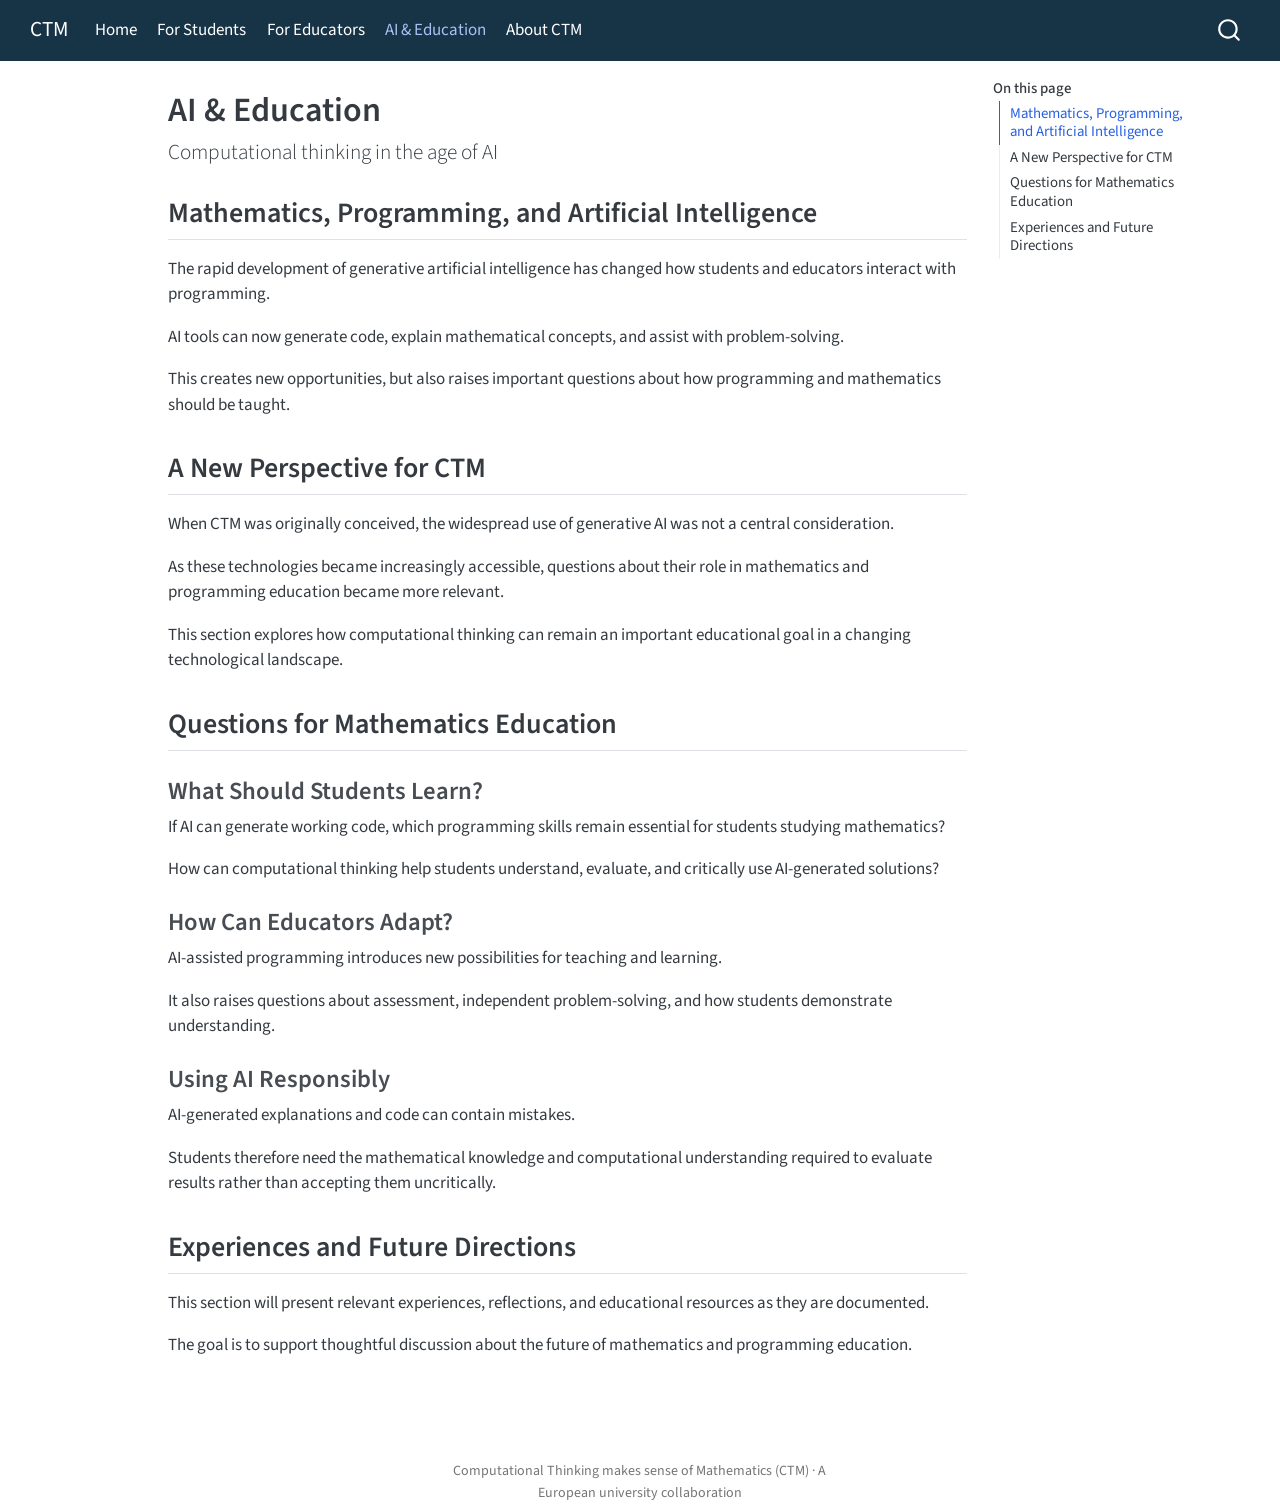
<file: ai.html>
<!DOCTYPE html>
<html xmlns="http://www.w3.org/1999/xhtml" lang="en" xml:lang="en"><head>

<meta charset="utf-8">
<meta name="generator" content="quarto-1.11.9">

<meta name="viewport" content="width=device-width, initial-scale=1.0, user-scalable=yes">


<title>AI &amp; Education – CTM</title>
<style>
/* Default styles provided by pandoc.
** See https://pandoc.org/MANUAL.html#variables-for-html for config info.
*/
span.smallcaps{font-variant: small-caps;}
div.columns{display: flex; gap: 1.5em;}
div.column{flex: auto;}
@media screen {
div.columns{gap: min(4vw, 1.5em);}
div.column{overflow-x: auto;}
}
div.hanging-indent{margin-left: 1.5em; text-indent: -1.5em;}
ul.task-list{list-style: none;}
ul.task-list li input[type="checkbox"] {
  width: 0.8em;
  margin: 0 0.8em 0.2em -1em; /* quarto-specific, see https://github.com/quarto-dev/quarto-cli/issues/4556 */ 
  vertical-align: middle;
}
</style>


<script src="site_libs/quarto-nav/quarto-nav.js"></script>
<script src="site_libs/quarto-nav/headroom.min.js"></script>
<script src="site_libs/clipboard/clipboard.min.js"></script>
<script src="site_libs/quarto-search/autocomplete.umd.js"></script>
<script src="site_libs/quarto-search/fuse.min.js"></script>
<script src="site_libs/quarto-search/quarto-search.js"></script>
<meta name="quarto:offset" content="./">
<script src="site_libs/quarto-html/quarto.js" type="module"></script>
<script src="site_libs/quarto-html/tabsets/tabsets.js" type="module"></script>
<script src="site_libs/quarto-html/scrollable-regions/scrollable-regions.js" type="module"></script>
<script src="site_libs/quarto-html/popper.min.js"></script>
<script src="site_libs/quarto-html/tippy.umd.min.js"></script>
<link href="site_libs/quarto-html/tippy.css" rel="stylesheet">
<link href="site_libs/quarto-html/quarto-syntax-highlighting-63b5708e65d6cd79cd7618c58d0c21e7.css" rel="stylesheet" id="quarto-text-highlighting-styles">
<script src="site_libs/bootstrap/bootstrap.min.js"></script>
<link href="site_libs/bootstrap/bootstrap-icons.css" rel="stylesheet">
<link href="site_libs/bootstrap/bootstrap-f0a923e6bc806237824d8def66151ffa.min.css" rel="stylesheet" append-hash="true" id="quarto-bootstrap" data-mode="light">
<script id="quarto-search-options" type="application/json">{
  "location": "navbar",
  "copy-button": false,
  "collapse-after": 3,
  "panel-placement": "end",
  "type": "overlay",
  "limit": 50,
  "keyboard-shortcut": [
    "f",
    "/",
    "s"
  ],
  "show-item-context": false,
  "language": {
    "search-no-results-text": "No results",
    "search-matching-documents-text": "matching documents",
    "search-copy-link-title": "Copy link to search",
    "search-hide-matches-text": "Hide additional matches",
    "search-more-match-text": "more match in this document",
    "search-more-matches-text": "more matches in this document",
    "search-clear-button-title": "Clear",
    "search-text-placeholder": "",
    "search-detached-cancel-button-title": "Cancel",
    "search-submit-button-title": "Submit",
    "search-label": "Search"
  }
}</script>


<link rel="stylesheet" href="styles.css">
</head>

<body class="nav-fixed quarto-light"><a id="quarto-skip-link" class="visually-hidden-focusable" href="#quarto-document-content">Skip to main content</a>

<div id="quarto-search-results"></div>
  <header id="quarto-header" class="headroom fixed-top">
    <nav class="navbar navbar-expand-lg " data-bs-theme="dark" aria-label="Site">
      <div class="navbar-container container-fluid">
      <div class="navbar-brand-container mx-auto">
    <a class="navbar-brand" href="./index.html">
    <span class="navbar-title">CTM</span>
    </a>
  </div>
          <button class="navbar-toggler" type="button" data-bs-toggle="collapse" data-bs-target="#navbarCollapse" aria-controls="navbarCollapse" aria-expanded="false" aria-label="Toggle navigation" onclick="if (window.quartoToggleHeadroom) { window.quartoToggleHeadroom(); }">
  <span class="navbar-toggler-icon"></span>
</button>
          <div class="collapse navbar-collapse" id="navbarCollapse">
            <ul class="navbar-nav navbar-nav-scroll me-auto">
  <li class="nav-item">
    <a class="nav-link" href="./index.html"> 
<span class="menu-text">Home</span></a>
  </li>  
  <li class="nav-item">
    <a class="nav-link" href="./students.html"> 
<span class="menu-text">For Students</span></a>
  </li>  
  <li class="nav-item">
    <a class="nav-link" href="./educators.html"> 
<span class="menu-text">For Educators</span></a>
  </li>  
  <li class="nav-item">
    <a class="nav-link active" href="./ai.html" aria-current="page"> 
<span class="menu-text">AI &amp; Education</span></a>
  </li>  
  <li class="nav-item">
    <a class="nav-link" href="./about.html"> 
<span class="menu-text">About CTM</span></a>
  </li>  
</ul>
          </div> <!-- /navcollapse -->
            <div class="quarto-navbar-tools">
</div>
            <div id="quarto-search" class="" title="Search"></div>
      </div> <!-- /container-fluid -->
    </nav>
</header>
<!-- content -->
<div id="quarto-content" class="quarto-container page-columns page-rows-contents page-layout-article page-navbar">
<!-- sidebar -->
<!-- margin-sidebar -->
    <div id="quarto-margin-sidebar" class="sidebar margin-sidebar">
        <nav id="TOC" role="doc-toc" aria-labelledby="toc-title" class="toc-active">
    <h2 id="toc-title">On this page</h2>
   
  <ul>
  <li><a href="#mathematics-programming-and-artificial-intelligence" id="toc-mathematics-programming-and-artificial-intelligence" class="nav-link active" data-scroll-target="#mathematics-programming-and-artificial-intelligence">Mathematics, Programming, and Artificial Intelligence</a></li>
  <li><a href="#a-new-perspective-for-ctm" id="toc-a-new-perspective-for-ctm" class="nav-link" data-scroll-target="#a-new-perspective-for-ctm">A New Perspective for CTM</a></li>
  <li><a href="#questions-for-mathematics-education" id="toc-questions-for-mathematics-education" class="nav-link" data-scroll-target="#questions-for-mathematics-education">Questions for Mathematics Education</a>
  <ul class="collapse">
  <li><a href="#what-should-students-learn" id="toc-what-should-students-learn" class="nav-link" data-scroll-target="#what-should-students-learn">What Should Students Learn?</a></li>
  <li><a href="#how-can-educators-adapt" id="toc-how-can-educators-adapt" class="nav-link" data-scroll-target="#how-can-educators-adapt">How Can Educators Adapt?</a></li>
  <li><a href="#using-ai-responsibly" id="toc-using-ai-responsibly" class="nav-link" data-scroll-target="#using-ai-responsibly">Using AI Responsibly</a></li>
  </ul></li>
  <li><a href="#experiences-and-future-directions" id="toc-experiences-and-future-directions" class="nav-link" data-scroll-target="#experiences-and-future-directions">Experiences and Future Directions</a></li>
  </ul>
</nav>
    </div>
<!-- main -->
<main class="content" id="quarto-document-content" tabindex="-1">

<header id="title-block-header" class="quarto-title-block default">
<div class="quarto-title">
<h1 class="title">AI &amp; Education</h1>
<p class="subtitle lead">Computational thinking in the age of AI</p>
</div>



<div class="quarto-title-meta">

    
  
    
  </div>
  


</header>


<section id="mathematics-programming-and-artificial-intelligence" class="level2">
<h2 data-anchor-id="mathematics-programming-and-artificial-intelligence">Mathematics, Programming, and Artificial Intelligence</h2>
<p>The rapid development of generative artificial intelligence has changed how students and educators interact with programming.</p>
<p>AI tools can now generate code, explain mathematical concepts, and assist with problem-solving.</p>
<p>This creates new opportunities, but also raises important questions about how programming and mathematics should be taught.</p>
</section>
<section id="a-new-perspective-for-ctm" class="level2">
<h2 data-anchor-id="a-new-perspective-for-ctm">A New Perspective for CTM</h2>
<p>When CTM was originally conceived, the widespread use of generative AI was not a central consideration.</p>
<p>As these technologies became increasingly accessible, questions about their role in mathematics and programming education became more relevant.</p>
<p>This section explores how computational thinking can remain an important educational goal in a changing technological landscape.</p>
</section>
<section id="questions-for-mathematics-education" class="level2">
<h2 data-anchor-id="questions-for-mathematics-education">Questions for Mathematics Education</h2>
<section id="what-should-students-learn" class="level3">
<h3 data-anchor-id="what-should-students-learn">What Should Students Learn?</h3>
<p>If AI can generate working code, which programming skills remain essential for students studying mathematics?</p>
<p>How can computational thinking help students understand, evaluate, and critically use AI-generated solutions?</p>
</section>
<section id="how-can-educators-adapt" class="level3">
<h3 data-anchor-id="how-can-educators-adapt">How Can Educators Adapt?</h3>
<p>AI-assisted programming introduces new possibilities for teaching and learning.</p>
<p>It also raises questions about assessment, independent problem-solving, and how students demonstrate understanding.</p>
</section>
<section id="using-ai-responsibly" class="level3">
<h3 data-anchor-id="using-ai-responsibly">Using AI Responsibly</h3>
<p>AI-generated explanations and code can contain mistakes.</p>
<p>Students therefore need the mathematical knowledge and computational understanding required to evaluate results rather than accepting them uncritically.</p>
</section>
</section>
<section id="experiences-and-future-directions" class="level2">
<h2 data-anchor-id="experiences-and-future-directions">Experiences and Future Directions</h2>
<p>This section will present relevant experiences, reflections, and educational resources as they are documented.</p>
<p>The goal is to support thoughtful discussion about the future of mathematics and programming education.</p>


</section>

</main> <!-- /main -->
<script id="quarto-html-after-body" type="application/javascript">
  window.document.addEventListener("DOMContentLoaded", function (event) {
    const isCodeAnnotation = (el) => {
      for (const clz of el.classList) {
        if (clz.startsWith('code-annotation-')) {                     
          return true;
        }
      }
      return false;
    }
    const onCopySuccess = function(e) {
      // button target
      const button = e.trigger;
      // don't keep focus
      button.blur();
      // flash "checked"
      button.classList.add('code-copy-button-checked');
      var currentTitle = button.getAttribute("title");
      button.setAttribute("title", "Copied!");
      let tooltip;
      if (window.bootstrap) {
        button.setAttribute("data-bs-toggle", "tooltip");
        button.setAttribute("data-bs-placement", "left");
        button.setAttribute("data-bs-title", "Copied!");
        tooltip = new bootstrap.Tooltip(button, 
          { trigger: "manual", 
            customClass: "code-copy-button-tooltip",
            offset: [0, -8]});
        tooltip.show();    
      }
      setTimeout(function() {
        if (tooltip) {
          tooltip.hide();
          button.removeAttribute("data-bs-title");
          button.removeAttribute("data-bs-toggle");
          button.removeAttribute("data-bs-placement");
        }
        button.setAttribute("title", currentTitle);
        button.classList.remove('code-copy-button-checked');
      }, 1000);
      // clear code selection
      e.clearSelection();
    }
    const getTextToCopy = function(trigger) {
      const outerScaffold = trigger.parentElement.cloneNode(true);
      const codeEl = outerScaffold.querySelector('code');
      for (const childEl of codeEl.children) {
        if (isCodeAnnotation(childEl)) {
          childEl.remove();
        }
      }
      return codeEl.innerText;
    }
    const clipboard = new window.ClipboardJS('.code-copy-button:not([data-in-quarto-modal])', {
      text: getTextToCopy
    });
    clipboard.on('success', onCopySuccess);
    if (window.document.getElementById('quarto-embedded-source-code-modal')) {
      const clipboardModal = new window.ClipboardJS('.code-copy-button[data-in-quarto-modal]', {
        text: getTextToCopy,
        container: window.document.getElementById('quarto-embedded-source-code-modal')
      });
      clipboardModal.on('success', onCopySuccess);
    }
      var localhostRegex = new RegExp(/^(?:http|https):\/\/localhost\:?[0-9]*\//);
      var mailtoRegex = new RegExp(/^mailto:/);
        var filterRegex = new RegExp("https:\/\/dr-robertk\.github\.io\/ctm-quarto-page\/");
      const newWindowLabel = "(opens in a new tab)";
      const newWindowNoteId = "quarto-ext-newwindow-label";
      // Links reference one hidden label through aria-describedby, so the
      // announcement never changes their accessible name.
      var describeNewWindow = (link) => {
        if (!window.document.getElementById(newWindowNoteId)) {
          var newWindowNote = window.document.createElement("span");
          newWindowNote.id = newWindowNoteId;
          newWindowNote.hidden = true;
          newWindowNote.textContent = newWindowLabel;
          window.document.body.appendChild(newWindowNote);
        }
        var describedBy = (link.getAttribute("aria-describedby") || "").split(/\s+/).filter(Boolean);
        if (!describedBy.includes(newWindowNoteId)) {
          describedBy.push(newWindowNoteId);
          link.setAttribute("aria-describedby", describedBy.join(" "));
        }
      }
      var isInternal = (href) => {
          return filterRegex.test(href) || localhostRegex.test(href) || mailtoRegex.test(href);
      }
      // Inspect non-navigation links and adorn them if external
      window.quartoDecorateExternalLinks = function (root) {
     var links = (root || window.document).querySelectorAll('a[href]:not(.nav-link):not(.navbar-brand):not(.toc-action):not(.sidebar-link):not(.sidebar-item-toggle):not(.pagination-link):not(.no-external):not([aria-hidden]):not(.dropdown-item):not(.quarto-navigation-tool):not(.about-link)');
      for (var i=0; i<links.length; i++) {
        const link = links[i];
        if (!isInternal(link.href)) {
          // undo the damage that might have been done by quarto-nav.js in the case of
          // links that we want to consider external
          if (link.dataset.originalHref !== undefined) {
            link.href = link.dataset.originalHref;
          }
            // target, if specified
            link.setAttribute("target", "_blank");
            if (link.getAttribute("rel") === null) {
              link.setAttribute("rel", "noopener");
            }
            describeNewWindow(link);
          if (!link.classList.contains('no-external-icon')) {
          }
        }
      }
      };
      window.quartoDecorateExternalLinks(window.document);
    // Esc closes the popup (WCAG 1.4.13) and focus leaving both trigger and
    // popup closes it (WCAG 2.4.11); tippy handles neither for interactive popups.
    const hideOnEscAndFocusOut = {
      name: 'hideOnEscAndFocusOut',
      defaultValue: true,
      fn(instance) {
        const dismiss = () => {
          // A show scheduled by the trigger delay would otherwise reopen it
          instance.clearDelayTimeouts();
          instance.hide();
        };
        const onKeyDown = (event) => {
          if (event.key !== 'Escape') {
            return;
          }
          // Keep Esc from also reaching page handlers (e.g. reveal.js overview),
          // except an open reveal.js slide menu, which Esc should close too.
          // The menu handles keys only when its keyboard option is on.
          const menuHandlesEsc = window.Reveal?.getPlugin?.('menu')?.isOpen() &&
            window.Reveal.getConfig().menu?.keyboard !== false;
          if (!menuHandlesEsc) {
            event.stopPropagation();
          }
          if (instance.popper.contains(window.document.activeElement)) {
            // Disabled while refocusing so the focus trigger does not reopen it
            instance.disable();
            instance.reference.focus();
            instance.enable();
          }
          dismiss();
        };
        const onFocusOut = (event) => {
          const target = event.relatedTarget;
          if (target && !instance.reference.contains(target) &&
              !instance.popper.contains(target)) {
            dismiss();
          }
        };
        // On the trigger too: a click trigger (code-annotations: select) has no
        // blur handling. Attached for the instance's lifetime so leaving the
        // trigger also cancels a show still pending on the trigger delay.
        instance.reference.addEventListener('focusout', onFocusOut);
        return {
          onShow() {
            window.document.addEventListener('keydown', onKeyDown, true);
            instance.popper.addEventListener('focusout', onFocusOut);
          },
          onHide() {
            window.document.removeEventListener('keydown', onKeyDown, true);
            instance.popper.removeEventListener('focusout', onFocusOut);
          },
          onDestroy() {
            instance.reference.removeEventListener('focusout', onFocusOut);
          },
        };
      },
    };
    function tippyHover(el, contentFn, onTriggerFn, onUntriggerFn) {
      const config = {
        allowHTML: true,
        maxWidth: 500,
        delay: 100,
        arrow: false,
        appendTo: function(el) {
            return el.parentElement;
        },
        interactive: true,
        interactiveBorder: 10,
        theme: 'quarto',
        placement: 'bottom-start',
        plugins: [hideOnEscAndFocusOut],
      };
      if (contentFn) {
        config.content = contentFn;
      }
      if (onTriggerFn) {
        config.onTrigger = onTriggerFn;
      }
      if (onUntriggerFn) {
        config.onUntrigger = onUntriggerFn;
      }
      window.tippy(el, config); 
    }
    const noterefs = window.document.querySelectorAll('a[role="doc-noteref"]');
    for (var i=0; i<noterefs.length; i++) {
      const ref = noterefs[i];
      tippyHover(ref, function() {
        // use id or data attribute instead here
        let href = ref.getAttribute('data-footnote-href') || ref.getAttribute('href');
        try { href = new URL(href).hash; } catch {}
        const id = href.replace(/^#\/?/, "");
        const note = window.document.getElementById(id);
        if (note) {
          return note.innerHTML;
        } else {
          return "";
        }
      });
    }
    const xrefs = window.document.querySelectorAll('a.quarto-xref');
    const processXRef = (id, note) => {
      // Strip column container classes
      const stripColumnClz = (el) => {
        el.classList.remove("page-full", "page-columns");
        if (el.children) {
          for (const child of el.children) {
            stripColumnClz(child);
          }
        }
      }
      stripColumnClz(note)
      if (id === null || id.startsWith('sec-')) {
        // Special case sections, only their first couple elements
        const container = document.createElement("div");
        if (note.children && note.children.length > 2) {
          container.appendChild(note.children[0].cloneNode(true));
          for (let i = 1; i < note.children.length; i++) {
            const child = note.children[i];
            if (child.tagName === "P" && child.innerText === "") {
              continue;
            } else {
              container.appendChild(child.cloneNode(true));
              break;
            }
          }
          if (window.Quarto?.typesetMath) {
            window.Quarto.typesetMath(container);
          }
          return container.innerHTML
        } else {
          if (window.Quarto?.typesetMath) {
            window.Quarto.typesetMath(note);
          }
          return note.innerHTML;
        }
      } else {
        // Remove any anchor links if they are present
        const anchorLink = note.querySelector('a.anchorjs-link');
        if (anchorLink) {
          anchorLink.remove();
        }
        if (window.Quarto?.typesetMath) {
          window.Quarto.typesetMath(note);
        }
        if (note.classList.contains("callout")) {
          return note.outerHTML;
        } else {
          return note.innerHTML;
        }
      }
    }
    for (var i=0; i<xrefs.length; i++) {
      const xref = xrefs[i];
      tippyHover(xref, undefined, function(instance) {
        instance.disable();
        let url = xref.getAttribute('href');
        let hash = undefined; 
        if (url.startsWith('#')) {
          hash = url;
        } else {
          try { hash = new URL(url).hash; } catch {}
        }
        if (hash) {
          const id = hash.replace(/^#\/?/, "");
          const note = window.document.getElementById(id);
          if (note !== null) {
            try {
              const html = processXRef(id, note.cloneNode(true));
              instance.setContent(html);
            } finally {
              instance.enable();
              instance.show();
            }
          } else {
            // See if we can fetch this
            fetch(url.split('#')[0])
            .then(res => res.text())
            .then(html => {
              const parser = new DOMParser();
              const htmlDoc = parser.parseFromString(html, "text/html");
              const note = htmlDoc.getElementById(id);
              if (note !== null) {
                const html = processXRef(id, note);
                instance.setContent(html);
              } 
            }).finally(() => {
              instance.enable();
              instance.show();
            });
          }
        } else {
          // See if we can fetch a full url (with no hash to target)
          // This is a special case and we should probably do some content thinning / targeting
          fetch(url)
          .then(res => res.text())
          .then(html => {
            const parser = new DOMParser();
            const htmlDoc = parser.parseFromString(html, "text/html");
            const note = htmlDoc.querySelector('main.content');
            if (note !== null) {
              // This should only happen for chapter cross references
              // (since there is no id in the URL)
              // remove the first header
              if (note.children.length > 0 && note.children[0].tagName === "HEADER") {
                note.children[0].remove();
              }
              const html = processXRef(null, note);
              instance.setContent(html);
            } 
          }).finally(() => {
            instance.enable();
            instance.show();
          });
        }
      }, function(instance) {
      });
    }
        let selectedAnnoteEl;
        const selectorForAnnotation = ( cell, annotation) => {
          let cellAttr = 'data-code-cell="' + cell + '"';
          let lineAttr = 'data-code-annotation="' +  annotation + '"';
          const selector = 'span[' + cellAttr + '][' + lineAttr + ']';
          return selector;
        }
        const selectCodeLines = (annoteEl) => {
          const doc = window.document;
          const targetCell = annoteEl.getAttribute("data-target-cell");
          const targetAnnotation = annoteEl.getAttribute("data-target-annotation");
          const annoteSpan = window.document.querySelector(selectorForAnnotation(targetCell, targetAnnotation));
          const lines = annoteSpan.getAttribute("data-code-lines").split(",");
          const lineIds = lines.map((line) => {
            return targetCell + "-" + line;
          })
          // Each band is positioned against its own containing block, which is
          // not the offsetParent of the lines, so place it from client rects.
          const placeBand = (band, firstEl, lastEl, codeBlock) => {
            const container = band.offsetParent;
            if (container === null) {
              return;
            }
            const containerRect = container.getBoundingClientRect();
            // Reveal.js scales slides with a transform, so convert client
            // pixels back to the CSS pixels of the container.
            const scale = containerRect.height / container.offsetHeight || 1;
            const firstRect = firstEl.getBoundingClientRect();
            const lastRect = lastEl.getBoundingClientRect();
            const top = (firstRect.top - containerRect.top) / scale - container.clientTop + container.scrollTop;
            const height = (lastRect.bottom - firstRect.top) / scale;
            band.style.top = top - 2 + "px";
            band.style.height = height + 4 + "px";
            if (codeBlock) {
              // Without the copy button wrapper, the containing block is wider
              // than the code block, so span the code block explicitly.
              const blockRect = codeBlock.getBoundingClientRect();
              band.style.left = (blockRect.left - containerRect.left) / scale - container.clientLeft + container.scrollLeft + "px";
              band.style.width = blockRect.width / scale + "px";
            }
          };
          if (lineIds.length > 0) {
            const el = window.document.getElementById(lineIds[0]);
            const lastEl = window.document.getElementById(lineIds[lineIds.length - 1]);
            const parent = el.parentElement.parentElement;
            // cook up a div (if necessary) and position it
            let div = window.document.getElementById("code-annotation-line-highlight");
            if (div === null) {
              div = window.document.createElement("div");
              div.setAttribute("id", "code-annotation-line-highlight");
              div.style.position = 'absolute';
              parent.appendChild(div);
            }
            placeBand(div, el, lastEl, parent.closest("div.sourceCode") || parent);
            let gutterDiv = window.document.getElementById("code-annotation-line-highlight-gutter");
            if (gutterDiv === null) {
              gutterDiv = window.document.createElement("div");
              gutterDiv.setAttribute("id", "code-annotation-line-highlight-gutter");
              gutterDiv.style.position = 'absolute';
              const codeCell = window.document.getElementById(targetCell);
              const gutter = codeCell.querySelector('.code-annotation-gutter');
              gutter.appendChild(gutterDiv);
            }
            placeBand(gutterDiv, el, lastEl);
            selectedAnnoteEl = annoteEl;
          }
        };
        const unselectCodeLines = () => {
          const elementsIds = ["code-annotation-line-highlight", "code-annotation-line-highlight-gutter"];
          elementsIds.forEach((elId) => {
            const div = window.document.getElementById(elId);
            if (div) {
              div.remove();
            }
          });
          selectedAnnoteEl = undefined;
        };
          // Handle positioning of the toggle
      window.addEventListener(
        "resize",
        throttle(() => {
          elRect = undefined;
          if (selectedAnnoteEl) {
            selectCodeLines(selectedAnnoteEl);
          }
        }, 10)
      );
      function throttle(fn, ms) {
      let throttle = false;
      let timer;
        return (...args) => {
          if(!throttle) { // first call gets through
              fn.apply(this, args);
              throttle = true;
          } else { // all the others get throttled
              if(timer) clearTimeout(timer); // cancel #2
              timer = setTimeout(() => {
                fn.apply(this, args);
                timer = throttle = false;
              }, ms);
          }
        };
      }
        // Attach click handler to the DT
        const annoteDls = window.document.querySelectorAll('dt[data-target-cell]');
        for (const annoteDlNode of annoteDls) {
          annoteDlNode.addEventListener('click', (event) => {
            const clickedEl = event.target;
            if (clickedEl !== selectedAnnoteEl) {
              unselectCodeLines();
              const activeEl = window.document.querySelector('dt[data-target-cell].code-annotation-active');
              if (activeEl) {
                activeEl.classList.remove('code-annotation-active');
              }
              selectCodeLines(clickedEl);
              clickedEl.classList.add('code-annotation-active');
            } else {
              // Unselect the line
              unselectCodeLines();
              clickedEl.classList.remove('code-annotation-active');
            }
          });
        }
    const findCites = (el) => {
      const parentEl = el.parentElement;
      if (parentEl) {
        const cites = parentEl.dataset.cites;
        if (cites) {
          return {
            el,
            cites: cites.split(' ')
          };
        } else {
          return findCites(el.parentElement)
        }
      } else {
        return undefined;
      }
    };
    var bibliorefs = window.document.querySelectorAll('a[role="doc-biblioref"]');
    for (var i=0; i<bibliorefs.length; i++) {
      const ref = bibliorefs[i];
      const citeInfo = findCites(ref);
      if (citeInfo) {
        tippyHover(citeInfo.el, function() {
          var popup = window.document.createElement('div');
          citeInfo.cites.forEach(function(cite) {
            var citeDiv = window.document.createElement('div');
            citeDiv.classList.add('hanging-indent');
            citeDiv.classList.add('csl-entry');
            var biblioDiv = window.document.getElementById('ref-' + cite);
            if (biblioDiv) {
              citeDiv.innerHTML = biblioDiv.innerHTML;
            }
            popup.appendChild(citeDiv);
          });
          return popup.innerHTML;
        });
      }
    }
  });
  </script>
  <script type="application/javascript">
  window.quartoScrollableRegionsLabels = {"code":"Scrollable code","output":"Scrollable output"};
  </script>
</div> <!-- /content -->
<footer class="footer">
  <div class="nav-footer">
    <div class="nav-footer-left">
      &nbsp;
    </div>   
    <div class="nav-footer-center">
<p>Computational Thinking makes sense of Mathematics (CTM) · A European university collaboration</p>
</div>
    <div class="nav-footer-right">
      &nbsp;
    </div>
  </div>
</footer>




</body></html>
</file>
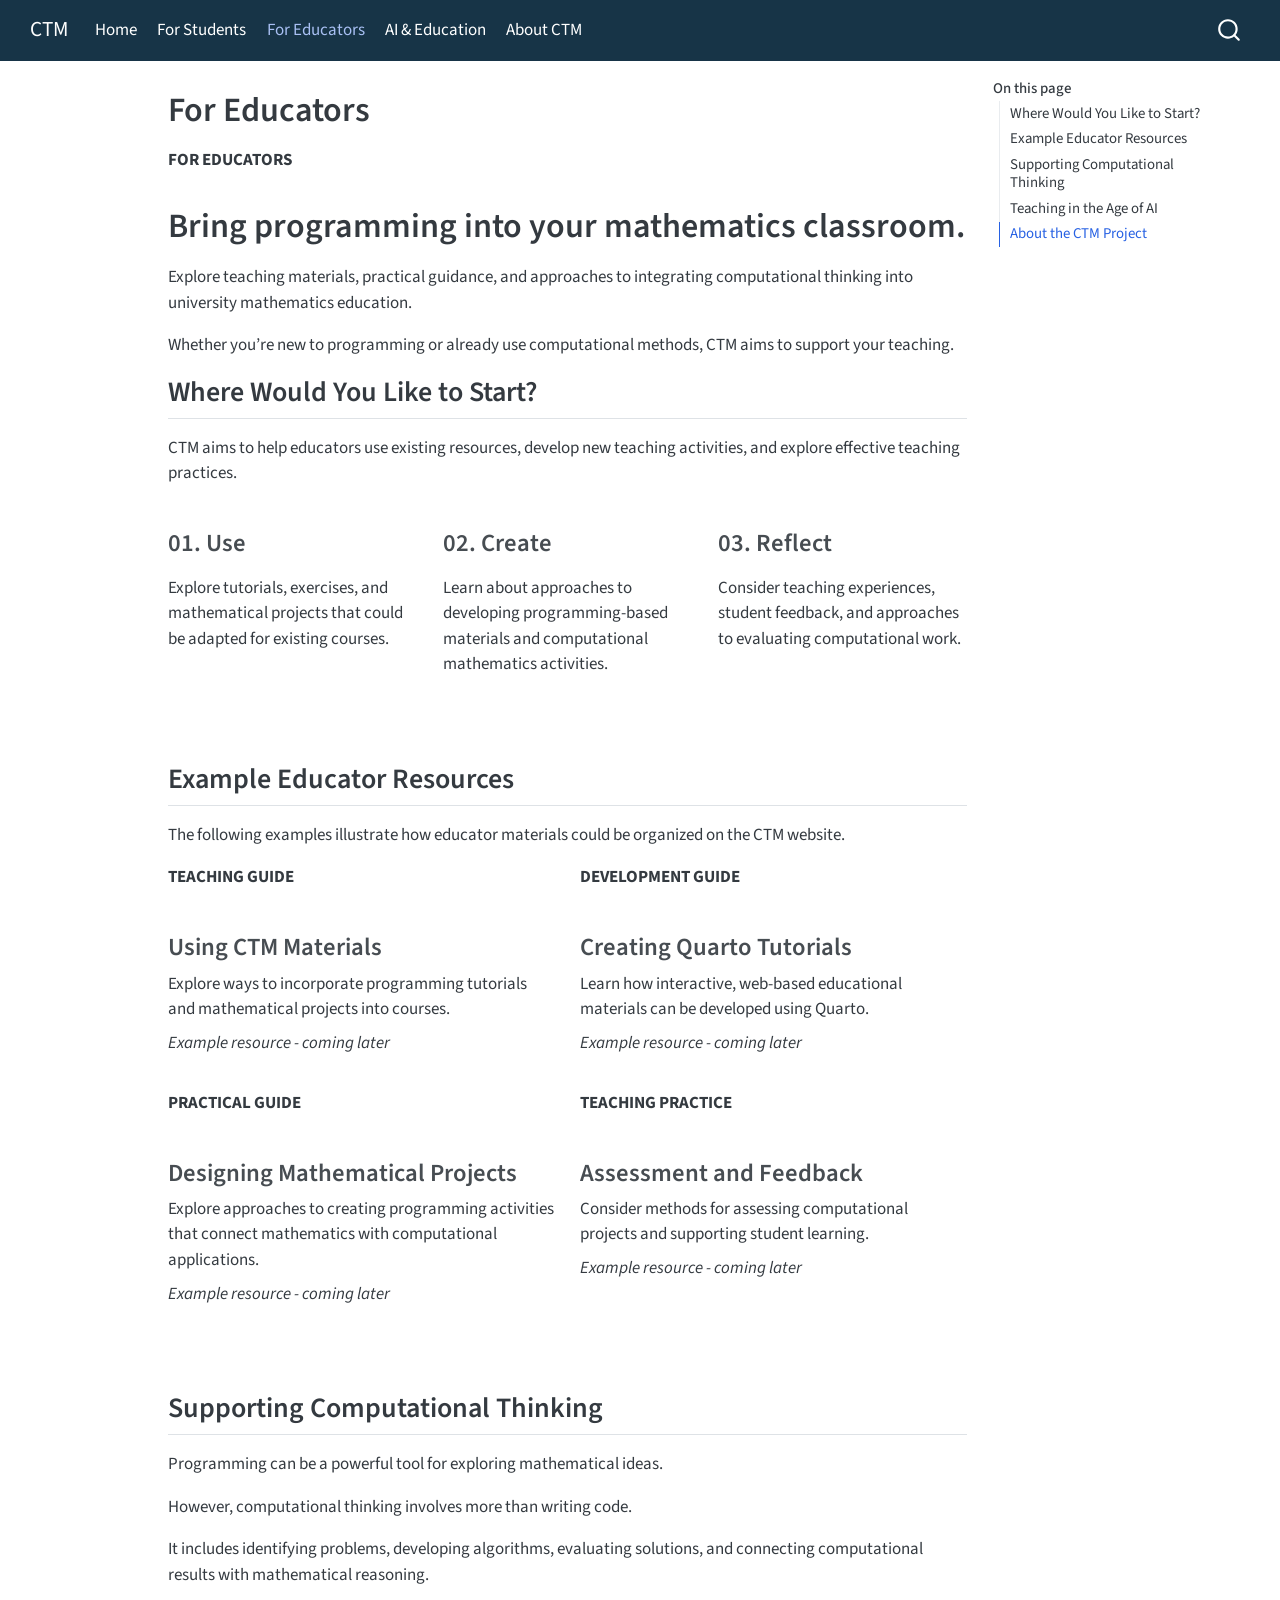
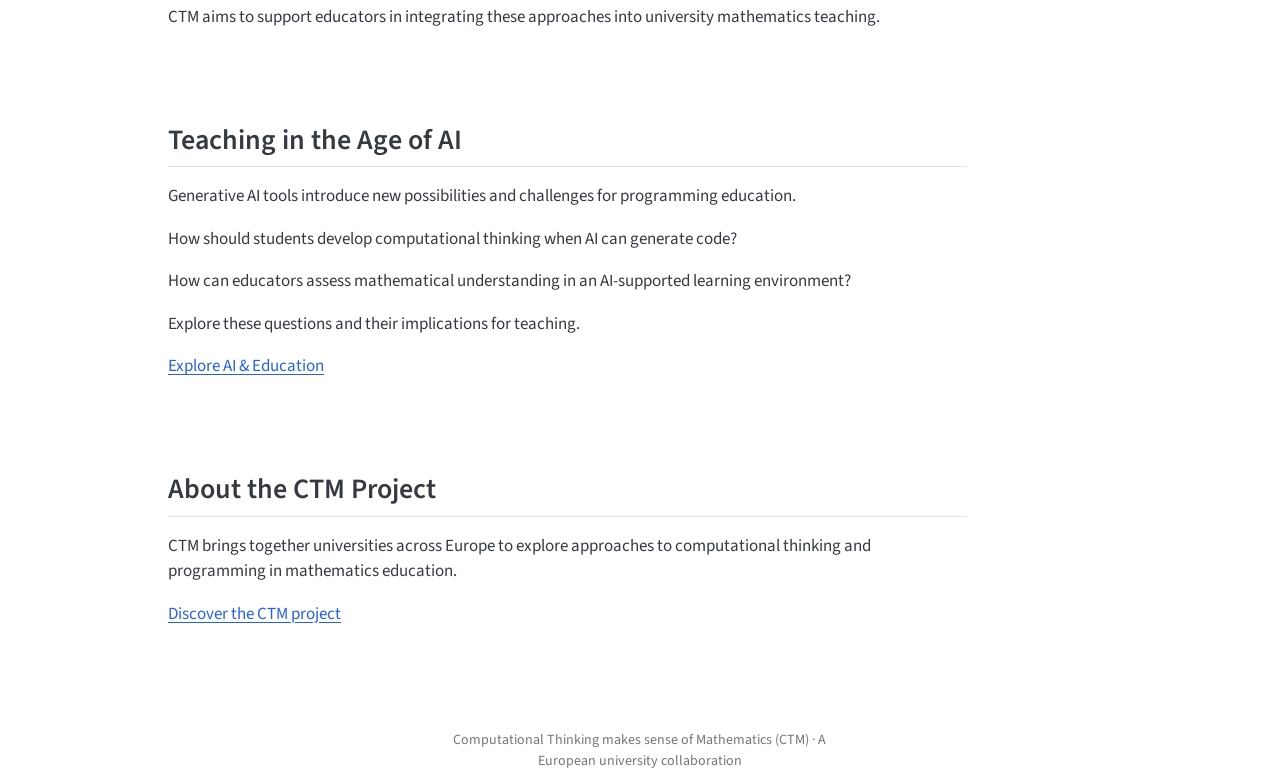
<file: educators.html>
<!DOCTYPE html>
<html xmlns="http://www.w3.org/1999/xhtml" lang="en" xml:lang="en"><head>

<meta charset="utf-8">
<meta name="generator" content="quarto-1.11.9">

<meta name="viewport" content="width=device-width, initial-scale=1.0, user-scalable=yes">


<title>For Educators – CTM</title>
<style>
/* Default styles provided by pandoc.
** See https://pandoc.org/MANUAL.html#variables-for-html for config info.
*/
span.smallcaps{font-variant: small-caps;}
div.columns{display: flex; gap: 1.5em;}
div.column{flex: auto;}
@media screen {
div.columns{gap: min(4vw, 1.5em);}
div.column{overflow-x: auto;}
}
div.hanging-indent{margin-left: 1.5em; text-indent: -1.5em;}
ul.task-list{list-style: none;}
ul.task-list li input[type="checkbox"] {
  width: 0.8em;
  margin: 0 0.8em 0.2em -1em; /* quarto-specific, see https://github.com/quarto-dev/quarto-cli/issues/4556 */ 
  vertical-align: middle;
}
</style>


<script src="site_libs/quarto-nav/quarto-nav.js"></script>
<script src="site_libs/quarto-nav/headroom.min.js"></script>
<script src="site_libs/clipboard/clipboard.min.js"></script>
<script src="site_libs/quarto-search/autocomplete.umd.js"></script>
<script src="site_libs/quarto-search/fuse.min.js"></script>
<script src="site_libs/quarto-search/quarto-search.js"></script>
<meta name="quarto:offset" content="./">
<script src="site_libs/quarto-html/quarto.js" type="module"></script>
<script src="site_libs/quarto-html/tabsets/tabsets.js" type="module"></script>
<script src="site_libs/quarto-html/scrollable-regions/scrollable-regions.js" type="module"></script>
<script src="site_libs/quarto-html/popper.min.js"></script>
<script src="site_libs/quarto-html/tippy.umd.min.js"></script>
<link href="site_libs/quarto-html/tippy.css" rel="stylesheet">
<link href="site_libs/quarto-html/quarto-syntax-highlighting-63b5708e65d6cd79cd7618c58d0c21e7.css" rel="stylesheet" id="quarto-text-highlighting-styles">
<script src="site_libs/bootstrap/bootstrap.min.js"></script>
<link href="site_libs/bootstrap/bootstrap-icons.css" rel="stylesheet">
<link href="site_libs/bootstrap/bootstrap-886133ef3a3f94fc4d7c72b05cbfbf39.min.css" rel="stylesheet" append-hash="true" id="quarto-bootstrap" data-mode="light">
<script id="quarto-search-options" type="application/json">{
  "location": "navbar",
  "copy-button": false,
  "collapse-after": 3,
  "panel-placement": "end",
  "type": "overlay",
  "limit": 50,
  "keyboard-shortcut": [
    "f",
    "/",
    "s"
  ],
  "show-item-context": false,
  "language": {
    "search-no-results-text": "No results",
    "search-matching-documents-text": "matching documents",
    "search-copy-link-title": "Copy link to search",
    "search-hide-matches-text": "Hide additional matches",
    "search-more-match-text": "more match in this document",
    "search-more-matches-text": "more matches in this document",
    "search-clear-button-title": "Clear",
    "search-text-placeholder": "",
    "search-detached-cancel-button-title": "Cancel",
    "search-submit-button-title": "Submit",
    "search-label": "Search"
  }
}</script>


<link rel="stylesheet" href="styles.css">
</head>

<body class="nav-fixed quarto-light"><a id="quarto-skip-link" class="visually-hidden-focusable" href="#quarto-document-content">Skip to main content</a>

<div id="quarto-search-results"></div>
  <header id="quarto-header" class="headroom fixed-top">
    <nav class="navbar navbar-expand-lg " data-bs-theme="dark" aria-label="Site">
      <div class="navbar-container container-fluid">
      <div class="navbar-brand-container mx-auto">
    <a class="navbar-brand" href="./index.html">
    <span class="navbar-title">CTM</span>
    </a>
  </div>
          <button class="navbar-toggler" type="button" data-bs-toggle="collapse" data-bs-target="#navbarCollapse" aria-controls="navbarCollapse" aria-expanded="false" aria-label="Toggle navigation" onclick="if (window.quartoToggleHeadroom) { window.quartoToggleHeadroom(); }">
  <span class="navbar-toggler-icon"></span>
</button>
          <div class="collapse navbar-collapse" id="navbarCollapse">
            <ul class="navbar-nav navbar-nav-scroll me-auto">
  <li class="nav-item">
    <a class="nav-link" href="./index.html"> 
<span class="menu-text">Home</span></a>
  </li>  
  <li class="nav-item">
    <a class="nav-link" href="./students.html"> 
<span class="menu-text">For Students</span></a>
  </li>  
  <li class="nav-item">
    <a class="nav-link active" href="./educators.html" aria-current="page"> 
<span class="menu-text">For Educators</span></a>
  </li>  
  <li class="nav-item">
    <a class="nav-link" href="./ai.html"> 
<span class="menu-text">AI &amp; Education</span></a>
  </li>  
  <li class="nav-item">
    <a class="nav-link" href="./about.html"> 
<span class="menu-text">About CTM</span></a>
  </li>  
</ul>
          </div> <!-- /navcollapse -->
            <div class="quarto-navbar-tools">
</div>
            <div id="quarto-search" class="" title="Search"></div>
      </div> <!-- /container-fluid -->
    </nav>
</header>
<!-- content -->
<div id="quarto-content" class="quarto-container page-columns page-rows-contents page-layout-article page-navbar">
<!-- sidebar -->
<!-- margin-sidebar -->
    <div id="quarto-margin-sidebar" class="sidebar margin-sidebar">
        <nav id="TOC" role="doc-toc" aria-labelledby="toc-title" class="toc-active">
    <h2 id="toc-title">On this page</h2>
   
  <ul class="collapse">
  <li><a href="#where-would-you-like-to-start" id="toc-where-would-you-like-to-start" class="nav-link active" data-scroll-target="#where-would-you-like-to-start">Where Would You Like to Start?</a></li>
  <li><a href="#example-educator-resources" id="toc-example-educator-resources" class="nav-link" data-scroll-target="#example-educator-resources">Example Educator Resources</a></li>
  <li><a href="#supporting-computational-thinking" id="toc-supporting-computational-thinking" class="nav-link" data-scroll-target="#supporting-computational-thinking">Supporting Computational Thinking</a></li>
  <li><a href="#teaching-in-the-age-of-ai" id="toc-teaching-in-the-age-of-ai" class="nav-link" data-scroll-target="#teaching-in-the-age-of-ai">Teaching in the Age of AI</a></li>
  <li><a href="#about-the-ctm-project" id="toc-about-the-ctm-project" class="nav-link" data-scroll-target="#about-the-ctm-project">About the CTM Project</a></li>
  </ul>
</nav>
    </div>
<!-- main -->
<main class="content" id="quarto-document-content" tabindex="-1"><header id="title-block-header" class="quarto-title-block"><h1 class="title display-7">For Educators</h1></header>

<header id="title-block-header">


</header>


<div class="ctm-hero">
<p><strong>FOR EDUCATORS</strong></p>
<section id="bring-programming-into-your-mathematics-classroom." class="level1">
<h1>Bring programming into your mathematics classroom.</h1>
<p>Explore teaching materials, practical guidance, and approaches to integrating computational thinking into university mathematics education.</p>
<p>Whether you’re new to programming or already use computational methods, CTM aims to support your teaching.</p>
</section>
</div>
<section id="where-would-you-like-to-start" class="level2 ctm-section">
<h2 data-anchor-id="where-would-you-like-to-start">Where Would You Like to Start?</h2>
<p>CTM aims to help educators use existing resources, develop new teaching activities, and explore effective teaching practices.</p>
<div class="grid">
<div class="g-col-12 g-col-md-4">
<section id="use" class="level3 ctm-card">
<h3 data-anchor-id="use">01. Use</h3>
<p>Explore tutorials, exercises, and mathematical projects that could be adapted for existing courses.</p>
</section>
</div>
<div class="g-col-12 g-col-md-4">
<section id="create" class="level3 ctm-card">
<h3 data-anchor-id="create">02. Create</h3>
<p>Learn about approaches to developing programming-based materials and computational mathematics activities.</p>
</section>
</div>
<div class="g-col-12 g-col-md-4">
<section id="reflect" class="level3 ctm-card">
<h3 data-anchor-id="reflect">03. Reflect</h3>
<p>Consider teaching experiences, student feedback, and approaches to evaluating computational work.</p>
</section>
</div>
</div>
</section>
<section id="example-educator-resources" class="level2 ctm-section ctm-section-light">
<h2 data-anchor-id="example-educator-resources">Example Educator Resources</h2>
<p>The following examples illustrate how educator materials could be organized on the CTM website.</p>
<div class="grid">
<div class="g-col-12 g-col-md-6">
<div class="ctm-card">
<p><strong>TEACHING GUIDE</strong></p>
<section id="using-ctm-materials" class="level3">
<h3 data-anchor-id="using-ctm-materials">Using CTM Materials</h3>
<p>Explore ways to incorporate programming tutorials and mathematical projects into courses.</p>
<p><em>Example resource - coming later</em></p>
</section>
</div>
</div>
<div class="g-col-12 g-col-md-6">
<div class="ctm-card">
<p><strong>DEVELOPMENT GUIDE</strong></p>
<section id="creating-quarto-tutorials" class="level3">
<h3 data-anchor-id="creating-quarto-tutorials">Creating Quarto Tutorials</h3>
<p>Learn how interactive, web-based educational materials can be developed using Quarto.</p>
<p><em>Example resource - coming later</em></p>
</section>
</div>
</div>
<div class="g-col-12 g-col-md-6">
<div class="ctm-card">
<p><strong>PRACTICAL GUIDE</strong></p>
<section id="designing-mathematical-projects" class="level3">
<h3 data-anchor-id="designing-mathematical-projects">Designing Mathematical Projects</h3>
<p>Explore approaches to creating programming activities that connect mathematics with computational applications.</p>
<p><em>Example resource - coming later</em></p>
</section>
</div>
</div>
<div class="g-col-12 g-col-md-6">
<div class="ctm-card">
<p><strong>TEACHING PRACTICE</strong></p>
<section id="assessment-and-feedback" class="level3">
<h3 data-anchor-id="assessment-and-feedback">Assessment and Feedback</h3>
<p>Consider methods for assessing computational projects and supporting student learning.</p>
<p><em>Example resource - coming later</em></p>
</section>
</div>
</div>
</div>
</section>
<section id="supporting-computational-thinking" class="level2 ctm-section">
<h2 data-anchor-id="supporting-computational-thinking">Supporting Computational Thinking</h2>
<p>Programming can be a powerful tool for exploring mathematical ideas.</p>
<p>However, computational thinking involves more than writing code.</p>
<p>It includes identifying problems, developing algorithms, evaluating solutions, and connecting computational results with mathematical reasoning.</p>
<p>CTM aims to support educators in integrating these approaches into university mathematics teaching.</p>
</section>
<section id="teaching-in-the-age-of-ai" class="level2 ctm-section ctm-section-light">
<h2 data-anchor-id="teaching-in-the-age-of-ai">Teaching in the Age of AI</h2>
<p>Generative AI tools introduce new possibilities and challenges for programming education.</p>
<p>How should students develop computational thinking when AI can generate code?</p>
<p>How can educators assess mathematical understanding in an AI-supported learning environment?</p>
<p>Explore these questions and their implications for teaching.</p>
<p><a href="./ai.html" class="ctm-button">Explore AI &amp; Education</a></p>
</section>
<section id="about-the-ctm-project" class="level2 ctm-section">
<h2 data-anchor-id="about-the-ctm-project">About the CTM Project</h2>
<p>CTM brings together universities across Europe to explore approaches to computational thinking and programming in mathematics education.</p>
<p><a href="./about.html" class="ctm-button-outline">Discover the CTM project</a></p>
</section>



</main> <!-- /main -->
<script id="quarto-html-after-body" type="application/javascript">
  window.document.addEventListener("DOMContentLoaded", function (event) {
    const isCodeAnnotation = (el) => {
      for (const clz of el.classList) {
        if (clz.startsWith('code-annotation-')) {                     
          return true;
        }
      }
      return false;
    }
    const onCopySuccess = function(e) {
      // button target
      const button = e.trigger;
      // don't keep focus
      button.blur();
      // flash "checked"
      button.classList.add('code-copy-button-checked');
      var currentTitle = button.getAttribute("title");
      button.setAttribute("title", "Copied!");
      let tooltip;
      if (window.bootstrap) {
        button.setAttribute("data-bs-toggle", "tooltip");
        button.setAttribute("data-bs-placement", "left");
        button.setAttribute("data-bs-title", "Copied!");
        tooltip = new bootstrap.Tooltip(button, 
          { trigger: "manual", 
            customClass: "code-copy-button-tooltip",
            offset: [0, -8]});
        tooltip.show();    
      }
      setTimeout(function() {
        if (tooltip) {
          tooltip.hide();
          button.removeAttribute("data-bs-title");
          button.removeAttribute("data-bs-toggle");
          button.removeAttribute("data-bs-placement");
        }
        button.setAttribute("title", currentTitle);
        button.classList.remove('code-copy-button-checked');
      }, 1000);
      // clear code selection
      e.clearSelection();
    }
    const getTextToCopy = function(trigger) {
      const outerScaffold = trigger.parentElement.cloneNode(true);
      const codeEl = outerScaffold.querySelector('code');
      for (const childEl of codeEl.children) {
        if (isCodeAnnotation(childEl)) {
          childEl.remove();
        }
      }
      return codeEl.innerText;
    }
    const clipboard = new window.ClipboardJS('.code-copy-button:not([data-in-quarto-modal])', {
      text: getTextToCopy
    });
    clipboard.on('success', onCopySuccess);
    if (window.document.getElementById('quarto-embedded-source-code-modal')) {
      const clipboardModal = new window.ClipboardJS('.code-copy-button[data-in-quarto-modal]', {
        text: getTextToCopy,
        container: window.document.getElementById('quarto-embedded-source-code-modal')
      });
      clipboardModal.on('success', onCopySuccess);
    }
      var localhostRegex = new RegExp(/^(?:http|https):\/\/localhost\:?[0-9]*\//);
      var mailtoRegex = new RegExp(/^mailto:/);
        var filterRegex = new RegExp("https:\/\/dr-robertk\.github\.io\/ctm-quarto-page\/");
      const newWindowLabel = "(opens in a new tab)";
      const newWindowNoteId = "quarto-ext-newwindow-label";
      // Links reference one hidden label through aria-describedby, so the
      // announcement never changes their accessible name.
      var describeNewWindow = (link) => {
        if (!window.document.getElementById(newWindowNoteId)) {
          var newWindowNote = window.document.createElement("span");
          newWindowNote.id = newWindowNoteId;
          newWindowNote.hidden = true;
          newWindowNote.textContent = newWindowLabel;
          window.document.body.appendChild(newWindowNote);
        }
        var describedBy = (link.getAttribute("aria-describedby") || "").split(/\s+/).filter(Boolean);
        if (!describedBy.includes(newWindowNoteId)) {
          describedBy.push(newWindowNoteId);
          link.setAttribute("aria-describedby", describedBy.join(" "));
        }
      }
      var isInternal = (href) => {
          return filterRegex.test(href) || localhostRegex.test(href) || mailtoRegex.test(href);
      }
      // Inspect non-navigation links and adorn them if external
      window.quartoDecorateExternalLinks = function (root) {
     var links = (root || window.document).querySelectorAll('a[href]:not(.nav-link):not(.navbar-brand):not(.toc-action):not(.sidebar-link):not(.sidebar-item-toggle):not(.pagination-link):not(.no-external):not([aria-hidden]):not(.dropdown-item):not(.quarto-navigation-tool):not(.about-link)');
      for (var i=0; i<links.length; i++) {
        const link = links[i];
        if (!isInternal(link.href)) {
          // undo the damage that might have been done by quarto-nav.js in the case of
          // links that we want to consider external
          if (link.dataset.originalHref !== undefined) {
            link.href = link.dataset.originalHref;
          }
            // target, if specified
            link.setAttribute("target", "_blank");
            if (link.getAttribute("rel") === null) {
              link.setAttribute("rel", "noopener");
            }
            describeNewWindow(link);
          if (!link.classList.contains('no-external-icon')) {
          }
        }
      }
      };
      window.quartoDecorateExternalLinks(window.document);
    // Esc closes the popup (WCAG 1.4.13) and focus leaving both trigger and
    // popup closes it (WCAG 2.4.11); tippy handles neither for interactive popups.
    const hideOnEscAndFocusOut = {
      name: 'hideOnEscAndFocusOut',
      defaultValue: true,
      fn(instance) {
        const dismiss = () => {
          // A show scheduled by the trigger delay would otherwise reopen it
          instance.clearDelayTimeouts();
          instance.hide();
        };
        const onKeyDown = (event) => {
          if (event.key !== 'Escape') {
            return;
          }
          // Keep Esc from also reaching page handlers (e.g. reveal.js overview),
          // except an open reveal.js slide menu, which Esc should close too.
          // The menu handles keys only when its keyboard option is on.
          const menuHandlesEsc = window.Reveal?.getPlugin?.('menu')?.isOpen() &&
            window.Reveal.getConfig().menu?.keyboard !== false;
          if (!menuHandlesEsc) {
            event.stopPropagation();
          }
          if (instance.popper.contains(window.document.activeElement)) {
            // Disabled while refocusing so the focus trigger does not reopen it
            instance.disable();
            instance.reference.focus();
            instance.enable();
          }
          dismiss();
        };
        const onFocusOut = (event) => {
          const target = event.relatedTarget;
          if (target && !instance.reference.contains(target) &&
              !instance.popper.contains(target)) {
            dismiss();
          }
        };
        // On the trigger too: a click trigger (code-annotations: select) has no
        // blur handling. Attached for the instance's lifetime so leaving the
        // trigger also cancels a show still pending on the trigger delay.
        instance.reference.addEventListener('focusout', onFocusOut);
        return {
          onShow() {
            window.document.addEventListener('keydown', onKeyDown, true);
            instance.popper.addEventListener('focusout', onFocusOut);
          },
          onHide() {
            window.document.removeEventListener('keydown', onKeyDown, true);
            instance.popper.removeEventListener('focusout', onFocusOut);
          },
          onDestroy() {
            instance.reference.removeEventListener('focusout', onFocusOut);
          },
        };
      },
    };
    function tippyHover(el, contentFn, onTriggerFn, onUntriggerFn) {
      const config = {
        allowHTML: true,
        maxWidth: 500,
        delay: 100,
        arrow: false,
        appendTo: function(el) {
            return el.parentElement;
        },
        interactive: true,
        interactiveBorder: 10,
        theme: 'quarto',
        placement: 'bottom-start',
        plugins: [hideOnEscAndFocusOut],
      };
      if (contentFn) {
        config.content = contentFn;
      }
      if (onTriggerFn) {
        config.onTrigger = onTriggerFn;
      }
      if (onUntriggerFn) {
        config.onUntrigger = onUntriggerFn;
      }
      window.tippy(el, config); 
    }
    const noterefs = window.document.querySelectorAll('a[role="doc-noteref"]');
    for (var i=0; i<noterefs.length; i++) {
      const ref = noterefs[i];
      tippyHover(ref, function() {
        // use id or data attribute instead here
        let href = ref.getAttribute('data-footnote-href') || ref.getAttribute('href');
        try { href = new URL(href).hash; } catch {}
        const id = href.replace(/^#\/?/, "");
        const note = window.document.getElementById(id);
        if (note) {
          return note.innerHTML;
        } else {
          return "";
        }
      });
    }
    const xrefs = window.document.querySelectorAll('a.quarto-xref');
    const processXRef = (id, note) => {
      // Strip column container classes
      const stripColumnClz = (el) => {
        el.classList.remove("page-full", "page-columns");
        if (el.children) {
          for (const child of el.children) {
            stripColumnClz(child);
          }
        }
      }
      stripColumnClz(note)
      if (id === null || id.startsWith('sec-')) {
        // Special case sections, only their first couple elements
        const container = document.createElement("div");
        if (note.children && note.children.length > 2) {
          container.appendChild(note.children[0].cloneNode(true));
          for (let i = 1; i < note.children.length; i++) {
            const child = note.children[i];
            if (child.tagName === "P" && child.innerText === "") {
              continue;
            } else {
              container.appendChild(child.cloneNode(true));
              break;
            }
          }
          if (window.Quarto?.typesetMath) {
            window.Quarto.typesetMath(container);
          }
          return container.innerHTML
        } else {
          if (window.Quarto?.typesetMath) {
            window.Quarto.typesetMath(note);
          }
          return note.innerHTML;
        }
      } else {
        // Remove any anchor links if they are present
        const anchorLink = note.querySelector('a.anchorjs-link');
        if (anchorLink) {
          anchorLink.remove();
        }
        if (window.Quarto?.typesetMath) {
          window.Quarto.typesetMath(note);
        }
        if (note.classList.contains("callout")) {
          return note.outerHTML;
        } else {
          return note.innerHTML;
        }
      }
    }
    for (var i=0; i<xrefs.length; i++) {
      const xref = xrefs[i];
      tippyHover(xref, undefined, function(instance) {
        instance.disable();
        let url = xref.getAttribute('href');
        let hash = undefined; 
        if (url.startsWith('#')) {
          hash = url;
        } else {
          try { hash = new URL(url).hash; } catch {}
        }
        if (hash) {
          const id = hash.replace(/^#\/?/, "");
          const note = window.document.getElementById(id);
          if (note !== null) {
            try {
              const html = processXRef(id, note.cloneNode(true));
              instance.setContent(html);
            } finally {
              instance.enable();
              instance.show();
            }
          } else {
            // See if we can fetch this
            fetch(url.split('#')[0])
            .then(res => res.text())
            .then(html => {
              const parser = new DOMParser();
              const htmlDoc = parser.parseFromString(html, "text/html");
              const note = htmlDoc.getElementById(id);
              if (note !== null) {
                const html = processXRef(id, note);
                instance.setContent(html);
              } 
            }).finally(() => {
              instance.enable();
              instance.show();
            });
          }
        } else {
          // See if we can fetch a full url (with no hash to target)
          // This is a special case and we should probably do some content thinning / targeting
          fetch(url)
          .then(res => res.text())
          .then(html => {
            const parser = new DOMParser();
            const htmlDoc = parser.parseFromString(html, "text/html");
            const note = htmlDoc.querySelector('main.content');
            if (note !== null) {
              // This should only happen for chapter cross references
              // (since there is no id in the URL)
              // remove the first header
              if (note.children.length > 0 && note.children[0].tagName === "HEADER") {
                note.children[0].remove();
              }
              const html = processXRef(null, note);
              instance.setContent(html);
            } 
          }).finally(() => {
            instance.enable();
            instance.show();
          });
        }
      }, function(instance) {
      });
    }
        let selectedAnnoteEl;
        const selectorForAnnotation = ( cell, annotation) => {
          let cellAttr = 'data-code-cell="' + cell + '"';
          let lineAttr = 'data-code-annotation="' +  annotation + '"';
          const selector = 'span[' + cellAttr + '][' + lineAttr + ']';
          return selector;
        }
        const selectCodeLines = (annoteEl) => {
          const doc = window.document;
          const targetCell = annoteEl.getAttribute("data-target-cell");
          const targetAnnotation = annoteEl.getAttribute("data-target-annotation");
          const annoteSpan = window.document.querySelector(selectorForAnnotation(targetCell, targetAnnotation));
          const lines = annoteSpan.getAttribute("data-code-lines").split(",");
          const lineIds = lines.map((line) => {
            return targetCell + "-" + line;
          })
          // Each band is positioned against its own containing block, which is
          // not the offsetParent of the lines, so place it from client rects.
          const placeBand = (band, firstEl, lastEl, codeBlock) => {
            const container = band.offsetParent;
            if (container === null) {
              return;
            }
            const containerRect = container.getBoundingClientRect();
            // Reveal.js scales slides with a transform, so convert client
            // pixels back to the CSS pixels of the container.
            const scale = containerRect.height / container.offsetHeight || 1;
            const firstRect = firstEl.getBoundingClientRect();
            const lastRect = lastEl.getBoundingClientRect();
            const top = (firstRect.top - containerRect.top) / scale - container.clientTop + container.scrollTop;
            const height = (lastRect.bottom - firstRect.top) / scale;
            band.style.top = top - 2 + "px";
            band.style.height = height + 4 + "px";
            if (codeBlock) {
              // Without the copy button wrapper, the containing block is wider
              // than the code block, so span the code block explicitly.
              const blockRect = codeBlock.getBoundingClientRect();
              band.style.left = (blockRect.left - containerRect.left) / scale - container.clientLeft + container.scrollLeft + "px";
              band.style.width = blockRect.width / scale + "px";
            }
          };
          if (lineIds.length > 0) {
            const el = window.document.getElementById(lineIds[0]);
            const lastEl = window.document.getElementById(lineIds[lineIds.length - 1]);
            const parent = el.parentElement.parentElement;
            // cook up a div (if necessary) and position it
            let div = window.document.getElementById("code-annotation-line-highlight");
            if (div === null) {
              div = window.document.createElement("div");
              div.setAttribute("id", "code-annotation-line-highlight");
              div.style.position = 'absolute';
              parent.appendChild(div);
            }
            placeBand(div, el, lastEl, parent.closest("div.sourceCode") || parent);
            let gutterDiv = window.document.getElementById("code-annotation-line-highlight-gutter");
            if (gutterDiv === null) {
              gutterDiv = window.document.createElement("div");
              gutterDiv.setAttribute("id", "code-annotation-line-highlight-gutter");
              gutterDiv.style.position = 'absolute';
              const codeCell = window.document.getElementById(targetCell);
              const gutter = codeCell.querySelector('.code-annotation-gutter');
              gutter.appendChild(gutterDiv);
            }
            placeBand(gutterDiv, el, lastEl);
            selectedAnnoteEl = annoteEl;
          }
        };
        const unselectCodeLines = () => {
          const elementsIds = ["code-annotation-line-highlight", "code-annotation-line-highlight-gutter"];
          elementsIds.forEach((elId) => {
            const div = window.document.getElementById(elId);
            if (div) {
              div.remove();
            }
          });
          selectedAnnoteEl = undefined;
        };
          // Handle positioning of the toggle
      window.addEventListener(
        "resize",
        throttle(() => {
          elRect = undefined;
          if (selectedAnnoteEl) {
            selectCodeLines(selectedAnnoteEl);
          }
        }, 10)
      );
      function throttle(fn, ms) {
      let throttle = false;
      let timer;
        return (...args) => {
          if(!throttle) { // first call gets through
              fn.apply(this, args);
              throttle = true;
          } else { // all the others get throttled
              if(timer) clearTimeout(timer); // cancel #2
              timer = setTimeout(() => {
                fn.apply(this, args);
                timer = throttle = false;
              }, ms);
          }
        };
      }
        // Attach click handler to the DT
        const annoteDls = window.document.querySelectorAll('dt[data-target-cell]');
        for (const annoteDlNode of annoteDls) {
          annoteDlNode.addEventListener('click', (event) => {
            const clickedEl = event.target;
            if (clickedEl !== selectedAnnoteEl) {
              unselectCodeLines();
              const activeEl = window.document.querySelector('dt[data-target-cell].code-annotation-active');
              if (activeEl) {
                activeEl.classList.remove('code-annotation-active');
              }
              selectCodeLines(clickedEl);
              clickedEl.classList.add('code-annotation-active');
            } else {
              // Unselect the line
              unselectCodeLines();
              clickedEl.classList.remove('code-annotation-active');
            }
          });
        }
    const findCites = (el) => {
      const parentEl = el.parentElement;
      if (parentEl) {
        const cites = parentEl.dataset.cites;
        if (cites) {
          return {
            el,
            cites: cites.split(' ')
          };
        } else {
          return findCites(el.parentElement)
        }
      } else {
        return undefined;
      }
    };
    var bibliorefs = window.document.querySelectorAll('a[role="doc-biblioref"]');
    for (var i=0; i<bibliorefs.length; i++) {
      const ref = bibliorefs[i];
      const citeInfo = findCites(ref);
      if (citeInfo) {
        tippyHover(citeInfo.el, function() {
          var popup = window.document.createElement('div');
          citeInfo.cites.forEach(function(cite) {
            var citeDiv = window.document.createElement('div');
            citeDiv.classList.add('hanging-indent');
            citeDiv.classList.add('csl-entry');
            var biblioDiv = window.document.getElementById('ref-' + cite);
            if (biblioDiv) {
              citeDiv.innerHTML = biblioDiv.innerHTML;
            }
            popup.appendChild(citeDiv);
          });
          return popup.innerHTML;
        });
      }
    }
  });
  </script>
  <script type="application/javascript">
  window.quartoScrollableRegionsLabels = {"code":"Scrollable code","output":"Scrollable output"};
  </script>
</div> <!-- /content -->
<footer class="footer">
  <div class="nav-footer">
    <div class="nav-footer-left">
      &nbsp;
    </div>   
    <div class="nav-footer-center">
<p>Computational Thinking makes sense of Mathematics (CTM) · A European university collaboration</p>
</div>
    <div class="nav-footer-right">
      &nbsp;
    </div>
  </div>
</footer>




</body></html>
</file>
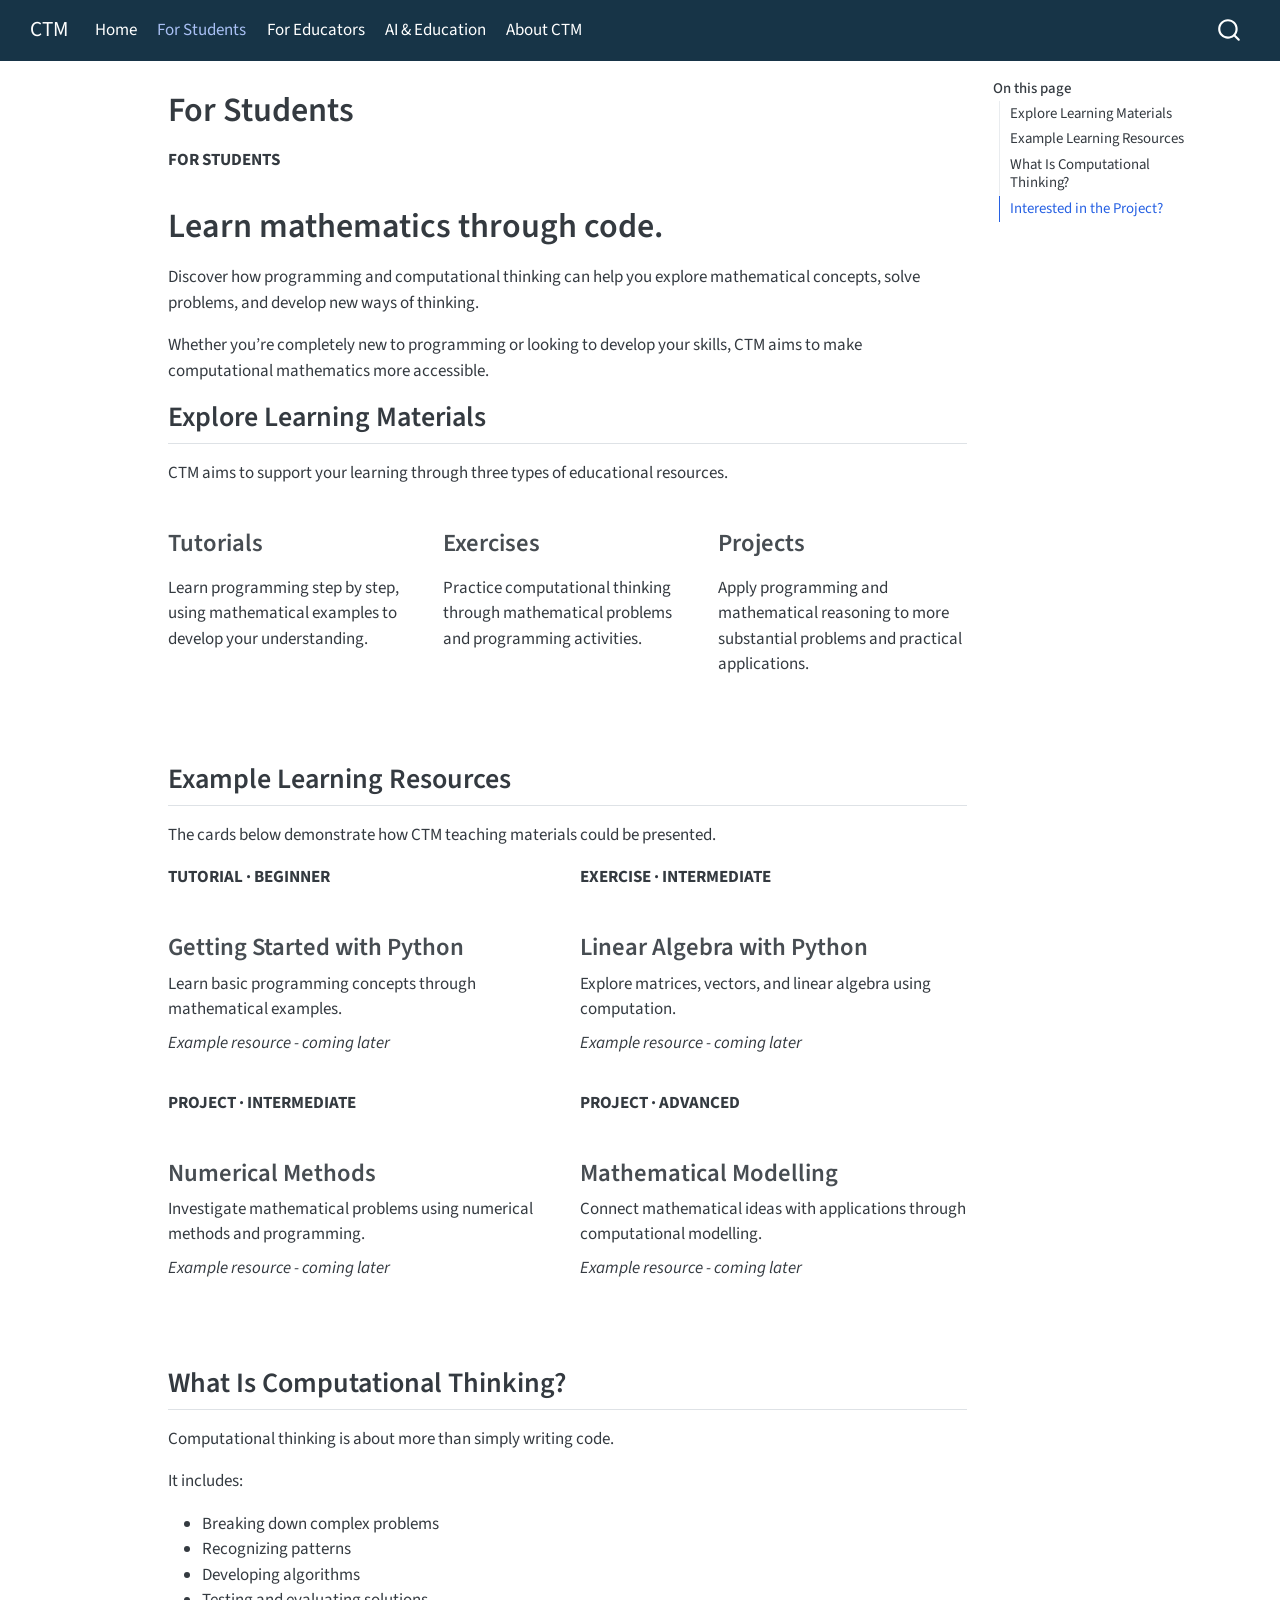
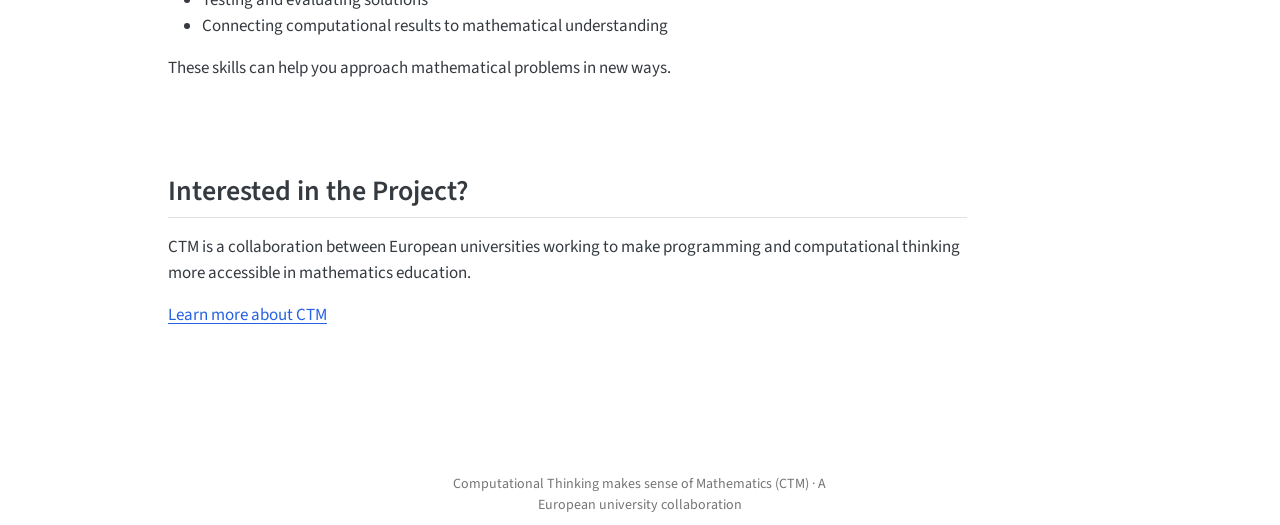
<file: students.html>
<!DOCTYPE html>
<html xmlns="http://www.w3.org/1999/xhtml" lang="en" xml:lang="en"><head>

<meta charset="utf-8">
<meta name="generator" content="quarto-1.11.9">

<meta name="viewport" content="width=device-width, initial-scale=1.0, user-scalable=yes">


<title>For Students – CTM</title>
<style>
/* Default styles provided by pandoc.
** See https://pandoc.org/MANUAL.html#variables-for-html for config info.
*/
span.smallcaps{font-variant: small-caps;}
div.columns{display: flex; gap: 1.5em;}
div.column{flex: auto;}
@media screen {
div.columns{gap: min(4vw, 1.5em);}
div.column{overflow-x: auto;}
}
div.hanging-indent{margin-left: 1.5em; text-indent: -1.5em;}
ul.task-list{list-style: none;}
ul.task-list li input[type="checkbox"] {
  width: 0.8em;
  margin: 0 0.8em 0.2em -1em; /* quarto-specific, see https://github.com/quarto-dev/quarto-cli/issues/4556 */ 
  vertical-align: middle;
}
</style>


<script src="site_libs/quarto-nav/quarto-nav.js"></script>
<script src="site_libs/quarto-nav/headroom.min.js"></script>
<script src="site_libs/clipboard/clipboard.min.js"></script>
<script src="site_libs/quarto-search/autocomplete.umd.js"></script>
<script src="site_libs/quarto-search/fuse.min.js"></script>
<script src="site_libs/quarto-search/quarto-search.js"></script>
<meta name="quarto:offset" content="./">
<script src="site_libs/quarto-html/quarto.js" type="module"></script>
<script src="site_libs/quarto-html/tabsets/tabsets.js" type="module"></script>
<script src="site_libs/quarto-html/scrollable-regions/scrollable-regions.js" type="module"></script>
<script src="site_libs/quarto-html/popper.min.js"></script>
<script src="site_libs/quarto-html/tippy.umd.min.js"></script>
<link href="site_libs/quarto-html/tippy.css" rel="stylesheet">
<link href="site_libs/quarto-html/quarto-syntax-highlighting-63b5708e65d6cd79cd7618c58d0c21e7.css" rel="stylesheet" id="quarto-text-highlighting-styles">
<script src="site_libs/bootstrap/bootstrap.min.js"></script>
<link href="site_libs/bootstrap/bootstrap-icons.css" rel="stylesheet">
<link href="site_libs/bootstrap/bootstrap-886133ef3a3f94fc4d7c72b05cbfbf39.min.css" rel="stylesheet" append-hash="true" id="quarto-bootstrap" data-mode="light">
<script id="quarto-search-options" type="application/json">{
  "location": "navbar",
  "copy-button": false,
  "collapse-after": 3,
  "panel-placement": "end",
  "type": "overlay",
  "limit": 50,
  "keyboard-shortcut": [
    "f",
    "/",
    "s"
  ],
  "show-item-context": false,
  "language": {
    "search-no-results-text": "No results",
    "search-matching-documents-text": "matching documents",
    "search-copy-link-title": "Copy link to search",
    "search-hide-matches-text": "Hide additional matches",
    "search-more-match-text": "more match in this document",
    "search-more-matches-text": "more matches in this document",
    "search-clear-button-title": "Clear",
    "search-text-placeholder": "",
    "search-detached-cancel-button-title": "Cancel",
    "search-submit-button-title": "Submit",
    "search-label": "Search"
  }
}</script>


<link rel="stylesheet" href="styles.css">
</head>

<body class="nav-fixed quarto-light"><a id="quarto-skip-link" class="visually-hidden-focusable" href="#quarto-document-content">Skip to main content</a>

<div id="quarto-search-results"></div>
  <header id="quarto-header" class="headroom fixed-top">
    <nav class="navbar navbar-expand-lg " data-bs-theme="dark" aria-label="Site">
      <div class="navbar-container container-fluid">
      <div class="navbar-brand-container mx-auto">
    <a class="navbar-brand" href="./index.html">
    <span class="navbar-title">CTM</span>
    </a>
  </div>
          <button class="navbar-toggler" type="button" data-bs-toggle="collapse" data-bs-target="#navbarCollapse" aria-controls="navbarCollapse" aria-expanded="false" aria-label="Toggle navigation" onclick="if (window.quartoToggleHeadroom) { window.quartoToggleHeadroom(); }">
  <span class="navbar-toggler-icon"></span>
</button>
          <div class="collapse navbar-collapse" id="navbarCollapse">
            <ul class="navbar-nav navbar-nav-scroll me-auto">
  <li class="nav-item">
    <a class="nav-link" href="./index.html"> 
<span class="menu-text">Home</span></a>
  </li>  
  <li class="nav-item">
    <a class="nav-link active" href="./students.html" aria-current="page"> 
<span class="menu-text">For Students</span></a>
  </li>  
  <li class="nav-item">
    <a class="nav-link" href="./educators.html"> 
<span class="menu-text">For Educators</span></a>
  </li>  
  <li class="nav-item">
    <a class="nav-link" href="./ai.html"> 
<span class="menu-text">AI &amp; Education</span></a>
  </li>  
  <li class="nav-item">
    <a class="nav-link" href="./about.html"> 
<span class="menu-text">About CTM</span></a>
  </li>  
</ul>
          </div> <!-- /navcollapse -->
            <div class="quarto-navbar-tools">
</div>
            <div id="quarto-search" class="" title="Search"></div>
      </div> <!-- /container-fluid -->
    </nav>
</header>
<!-- content -->
<div id="quarto-content" class="quarto-container page-columns page-rows-contents page-layout-article page-navbar">
<!-- sidebar -->
<!-- margin-sidebar -->
    <div id="quarto-margin-sidebar" class="sidebar margin-sidebar">
        <nav id="TOC" role="doc-toc" aria-labelledby="toc-title" class="toc-active">
    <h2 id="toc-title">On this page</h2>
   
  <ul class="collapse">
  <li><a href="#explore-learning-materials" id="toc-explore-learning-materials" class="nav-link active" data-scroll-target="#explore-learning-materials">Explore Learning Materials</a></li>
  <li><a href="#example-learning-resources" id="toc-example-learning-resources" class="nav-link" data-scroll-target="#example-learning-resources">Example Learning Resources</a></li>
  <li><a href="#what-is-computational-thinking" id="toc-what-is-computational-thinking" class="nav-link" data-scroll-target="#what-is-computational-thinking">What Is Computational Thinking?</a></li>
  <li><a href="#interested-in-the-project" id="toc-interested-in-the-project" class="nav-link" data-scroll-target="#interested-in-the-project">Interested in the Project?</a></li>
  </ul>
</nav>
    </div>
<!-- main -->
<main class="content" id="quarto-document-content" tabindex="-1"><header id="title-block-header" class="quarto-title-block"><h1 class="title display-7">For Students</h1></header>

<header id="title-block-header">


</header>


<div class="ctm-hero">
<p><strong>FOR STUDENTS</strong></p>
<section id="learn-mathematics-through-code." class="level1">
<h1>Learn mathematics through code.</h1>
<p>Discover how programming and computational thinking can help you explore mathematical concepts, solve problems, and develop new ways of thinking.</p>
<p>Whether you’re completely new to programming or looking to develop your skills, CTM aims to make computational mathematics more accessible.</p>
</section>
</div>
<section id="explore-learning-materials" class="level2 ctm-section">
<h2 data-anchor-id="explore-learning-materials">Explore Learning Materials</h2>
<p>CTM aims to support your learning through three types of educational resources.</p>
<div class="grid">
<div class="g-col-12 g-col-md-4">
<section id="tutorials" class="level3 ctm-card">
<h3 data-anchor-id="tutorials">Tutorials</h3>
<p>Learn programming step by step, using mathematical examples to develop your understanding.</p>
</section>
</div>
<div class="g-col-12 g-col-md-4">
<section id="exercises" class="level3 ctm-card">
<h3 data-anchor-id="exercises">Exercises</h3>
<p>Practice computational thinking through mathematical problems and programming activities.</p>
</section>
</div>
<div class="g-col-12 g-col-md-4">
<section id="projects" class="level3 ctm-card">
<h3 data-anchor-id="projects">Projects</h3>
<p>Apply programming and mathematical reasoning to more substantial problems and practical applications.</p>
</section>
</div>
</div>
</section>
<section id="example-learning-resources" class="level2 ctm-section ctm-section-light">
<h2 data-anchor-id="example-learning-resources">Example Learning Resources</h2>
<p>The cards below demonstrate how CTM teaching materials could be presented.</p>
<div class="grid">
<div class="g-col-12 g-col-md-6">
<div class="ctm-card">
<p><strong>TUTORIAL · BEGINNER</strong></p>
<section id="getting-started-with-python" class="level3">
<h3 data-anchor-id="getting-started-with-python">Getting Started with Python</h3>
<p>Learn basic programming concepts through mathematical examples.</p>
<p><em>Example resource - coming later</em></p>
</section>
</div>
</div>
<div class="g-col-12 g-col-md-6">
<div class="ctm-card">
<p><strong>EXERCISE · INTERMEDIATE</strong></p>
<section id="linear-algebra-with-python" class="level3">
<h3 data-anchor-id="linear-algebra-with-python">Linear Algebra with Python</h3>
<p>Explore matrices, vectors, and linear algebra using computation.</p>
<p><em>Example resource - coming later</em></p>
</section>
</div>
</div>
<div class="g-col-12 g-col-md-6">
<div class="ctm-card">
<p><strong>PROJECT · INTERMEDIATE</strong></p>
<section id="numerical-methods" class="level3">
<h3 data-anchor-id="numerical-methods">Numerical Methods</h3>
<p>Investigate mathematical problems using numerical methods and programming.</p>
<p><em>Example resource - coming later</em></p>
</section>
</div>
</div>
<div class="g-col-12 g-col-md-6">
<div class="ctm-card">
<p><strong>PROJECT · ADVANCED</strong></p>
<section id="mathematical-modelling" class="level3">
<h3 data-anchor-id="mathematical-modelling">Mathematical Modelling</h3>
<p>Connect mathematical ideas with applications through computational modelling.</p>
<p><em>Example resource - coming later</em></p>
</section>
</div>
</div>
</div>
</section>
<section id="what-is-computational-thinking" class="level2 ctm-section">
<h2 data-anchor-id="what-is-computational-thinking">What Is Computational Thinking?</h2>
<p>Computational thinking is about more than simply writing code.</p>
<p>It includes:</p>
<ul>
<li>Breaking down complex problems</li>
<li>Recognizing patterns</li>
<li>Developing algorithms</li>
<li>Testing and evaluating solutions</li>
<li>Connecting computational results to mathematical understanding</li>
</ul>
<p>These skills can help you approach mathematical problems in new ways.</p>
</section>
<section id="interested-in-the-project" class="level2 ctm-section ctm-section-light">
<h2 data-anchor-id="interested-in-the-project">Interested in the Project?</h2>
<p>CTM is a collaboration between European universities working to make programming and computational thinking more accessible in mathematics education.</p>
<p><a href="./about.html" class="ctm-button-outline">Learn more about CTM</a></p>
</section>



</main> <!-- /main -->
<script id="quarto-html-after-body" type="application/javascript">
  window.document.addEventListener("DOMContentLoaded", function (event) {
    const isCodeAnnotation = (el) => {
      for (const clz of el.classList) {
        if (clz.startsWith('code-annotation-')) {                     
          return true;
        }
      }
      return false;
    }
    const onCopySuccess = function(e) {
      // button target
      const button = e.trigger;
      // don't keep focus
      button.blur();
      // flash "checked"
      button.classList.add('code-copy-button-checked');
      var currentTitle = button.getAttribute("title");
      button.setAttribute("title", "Copied!");
      let tooltip;
      if (window.bootstrap) {
        button.setAttribute("data-bs-toggle", "tooltip");
        button.setAttribute("data-bs-placement", "left");
        button.setAttribute("data-bs-title", "Copied!");
        tooltip = new bootstrap.Tooltip(button, 
          { trigger: "manual", 
            customClass: "code-copy-button-tooltip",
            offset: [0, -8]});
        tooltip.show();    
      }
      setTimeout(function() {
        if (tooltip) {
          tooltip.hide();
          button.removeAttribute("data-bs-title");
          button.removeAttribute("data-bs-toggle");
          button.removeAttribute("data-bs-placement");
        }
        button.setAttribute("title", currentTitle);
        button.classList.remove('code-copy-button-checked');
      }, 1000);
      // clear code selection
      e.clearSelection();
    }
    const getTextToCopy = function(trigger) {
      const outerScaffold = trigger.parentElement.cloneNode(true);
      const codeEl = outerScaffold.querySelector('code');
      for (const childEl of codeEl.children) {
        if (isCodeAnnotation(childEl)) {
          childEl.remove();
        }
      }
      return codeEl.innerText;
    }
    const clipboard = new window.ClipboardJS('.code-copy-button:not([data-in-quarto-modal])', {
      text: getTextToCopy
    });
    clipboard.on('success', onCopySuccess);
    if (window.document.getElementById('quarto-embedded-source-code-modal')) {
      const clipboardModal = new window.ClipboardJS('.code-copy-button[data-in-quarto-modal]', {
        text: getTextToCopy,
        container: window.document.getElementById('quarto-embedded-source-code-modal')
      });
      clipboardModal.on('success', onCopySuccess);
    }
      var localhostRegex = new RegExp(/^(?:http|https):\/\/localhost\:?[0-9]*\//);
      var mailtoRegex = new RegExp(/^mailto:/);
        var filterRegex = new RegExp("https:\/\/dr-robertk\.github\.io\/ctm-quarto-page\/");
      const newWindowLabel = "(opens in a new tab)";
      const newWindowNoteId = "quarto-ext-newwindow-label";
      // Links reference one hidden label through aria-describedby, so the
      // announcement never changes their accessible name.
      var describeNewWindow = (link) => {
        if (!window.document.getElementById(newWindowNoteId)) {
          var newWindowNote = window.document.createElement("span");
          newWindowNote.id = newWindowNoteId;
          newWindowNote.hidden = true;
          newWindowNote.textContent = newWindowLabel;
          window.document.body.appendChild(newWindowNote);
        }
        var describedBy = (link.getAttribute("aria-describedby") || "").split(/\s+/).filter(Boolean);
        if (!describedBy.includes(newWindowNoteId)) {
          describedBy.push(newWindowNoteId);
          link.setAttribute("aria-describedby", describedBy.join(" "));
        }
      }
      var isInternal = (href) => {
          return filterRegex.test(href) || localhostRegex.test(href) || mailtoRegex.test(href);
      }
      // Inspect non-navigation links and adorn them if external
      window.quartoDecorateExternalLinks = function (root) {
     var links = (root || window.document).querySelectorAll('a[href]:not(.nav-link):not(.navbar-brand):not(.toc-action):not(.sidebar-link):not(.sidebar-item-toggle):not(.pagination-link):not(.no-external):not([aria-hidden]):not(.dropdown-item):not(.quarto-navigation-tool):not(.about-link)');
      for (var i=0; i<links.length; i++) {
        const link = links[i];
        if (!isInternal(link.href)) {
          // undo the damage that might have been done by quarto-nav.js in the case of
          // links that we want to consider external
          if (link.dataset.originalHref !== undefined) {
            link.href = link.dataset.originalHref;
          }
            // target, if specified
            link.setAttribute("target", "_blank");
            if (link.getAttribute("rel") === null) {
              link.setAttribute("rel", "noopener");
            }
            describeNewWindow(link);
          if (!link.classList.contains('no-external-icon')) {
          }
        }
      }
      };
      window.quartoDecorateExternalLinks(window.document);
    // Esc closes the popup (WCAG 1.4.13) and focus leaving both trigger and
    // popup closes it (WCAG 2.4.11); tippy handles neither for interactive popups.
    const hideOnEscAndFocusOut = {
      name: 'hideOnEscAndFocusOut',
      defaultValue: true,
      fn(instance) {
        const dismiss = () => {
          // A show scheduled by the trigger delay would otherwise reopen it
          instance.clearDelayTimeouts();
          instance.hide();
        };
        const onKeyDown = (event) => {
          if (event.key !== 'Escape') {
            return;
          }
          // Keep Esc from also reaching page handlers (e.g. reveal.js overview),
          // except an open reveal.js slide menu, which Esc should close too.
          // The menu handles keys only when its keyboard option is on.
          const menuHandlesEsc = window.Reveal?.getPlugin?.('menu')?.isOpen() &&
            window.Reveal.getConfig().menu?.keyboard !== false;
          if (!menuHandlesEsc) {
            event.stopPropagation();
          }
          if (instance.popper.contains(window.document.activeElement)) {
            // Disabled while refocusing so the focus trigger does not reopen it
            instance.disable();
            instance.reference.focus();
            instance.enable();
          }
          dismiss();
        };
        const onFocusOut = (event) => {
          const target = event.relatedTarget;
          if (target && !instance.reference.contains(target) &&
              !instance.popper.contains(target)) {
            dismiss();
          }
        };
        // On the trigger too: a click trigger (code-annotations: select) has no
        // blur handling. Attached for the instance's lifetime so leaving the
        // trigger also cancels a show still pending on the trigger delay.
        instance.reference.addEventListener('focusout', onFocusOut);
        return {
          onShow() {
            window.document.addEventListener('keydown', onKeyDown, true);
            instance.popper.addEventListener('focusout', onFocusOut);
          },
          onHide() {
            window.document.removeEventListener('keydown', onKeyDown, true);
            instance.popper.removeEventListener('focusout', onFocusOut);
          },
          onDestroy() {
            instance.reference.removeEventListener('focusout', onFocusOut);
          },
        };
      },
    };
    function tippyHover(el, contentFn, onTriggerFn, onUntriggerFn) {
      const config = {
        allowHTML: true,
        maxWidth: 500,
        delay: 100,
        arrow: false,
        appendTo: function(el) {
            return el.parentElement;
        },
        interactive: true,
        interactiveBorder: 10,
        theme: 'quarto',
        placement: 'bottom-start',
        plugins: [hideOnEscAndFocusOut],
      };
      if (contentFn) {
        config.content = contentFn;
      }
      if (onTriggerFn) {
        config.onTrigger = onTriggerFn;
      }
      if (onUntriggerFn) {
        config.onUntrigger = onUntriggerFn;
      }
      window.tippy(el, config); 
    }
    const noterefs = window.document.querySelectorAll('a[role="doc-noteref"]');
    for (var i=0; i<noterefs.length; i++) {
      const ref = noterefs[i];
      tippyHover(ref, function() {
        // use id or data attribute instead here
        let href = ref.getAttribute('data-footnote-href') || ref.getAttribute('href');
        try { href = new URL(href).hash; } catch {}
        const id = href.replace(/^#\/?/, "");
        const note = window.document.getElementById(id);
        if (note) {
          return note.innerHTML;
        } else {
          return "";
        }
      });
    }
    const xrefs = window.document.querySelectorAll('a.quarto-xref');
    const processXRef = (id, note) => {
      // Strip column container classes
      const stripColumnClz = (el) => {
        el.classList.remove("page-full", "page-columns");
        if (el.children) {
          for (const child of el.children) {
            stripColumnClz(child);
          }
        }
      }
      stripColumnClz(note)
      if (id === null || id.startsWith('sec-')) {
        // Special case sections, only their first couple elements
        const container = document.createElement("div");
        if (note.children && note.children.length > 2) {
          container.appendChild(note.children[0].cloneNode(true));
          for (let i = 1; i < note.children.length; i++) {
            const child = note.children[i];
            if (child.tagName === "P" && child.innerText === "") {
              continue;
            } else {
              container.appendChild(child.cloneNode(true));
              break;
            }
          }
          if (window.Quarto?.typesetMath) {
            window.Quarto.typesetMath(container);
          }
          return container.innerHTML
        } else {
          if (window.Quarto?.typesetMath) {
            window.Quarto.typesetMath(note);
          }
          return note.innerHTML;
        }
      } else {
        // Remove any anchor links if they are present
        const anchorLink = note.querySelector('a.anchorjs-link');
        if (anchorLink) {
          anchorLink.remove();
        }
        if (window.Quarto?.typesetMath) {
          window.Quarto.typesetMath(note);
        }
        if (note.classList.contains("callout")) {
          return note.outerHTML;
        } else {
          return note.innerHTML;
        }
      }
    }
    for (var i=0; i<xrefs.length; i++) {
      const xref = xrefs[i];
      tippyHover(xref, undefined, function(instance) {
        instance.disable();
        let url = xref.getAttribute('href');
        let hash = undefined; 
        if (url.startsWith('#')) {
          hash = url;
        } else {
          try { hash = new URL(url).hash; } catch {}
        }
        if (hash) {
          const id = hash.replace(/^#\/?/, "");
          const note = window.document.getElementById(id);
          if (note !== null) {
            try {
              const html = processXRef(id, note.cloneNode(true));
              instance.setContent(html);
            } finally {
              instance.enable();
              instance.show();
            }
          } else {
            // See if we can fetch this
            fetch(url.split('#')[0])
            .then(res => res.text())
            .then(html => {
              const parser = new DOMParser();
              const htmlDoc = parser.parseFromString(html, "text/html");
              const note = htmlDoc.getElementById(id);
              if (note !== null) {
                const html = processXRef(id, note);
                instance.setContent(html);
              } 
            }).finally(() => {
              instance.enable();
              instance.show();
            });
          }
        } else {
          // See if we can fetch a full url (with no hash to target)
          // This is a special case and we should probably do some content thinning / targeting
          fetch(url)
          .then(res => res.text())
          .then(html => {
            const parser = new DOMParser();
            const htmlDoc = parser.parseFromString(html, "text/html");
            const note = htmlDoc.querySelector('main.content');
            if (note !== null) {
              // This should only happen for chapter cross references
              // (since there is no id in the URL)
              // remove the first header
              if (note.children.length > 0 && note.children[0].tagName === "HEADER") {
                note.children[0].remove();
              }
              const html = processXRef(null, note);
              instance.setContent(html);
            } 
          }).finally(() => {
            instance.enable();
            instance.show();
          });
        }
      }, function(instance) {
      });
    }
        let selectedAnnoteEl;
        const selectorForAnnotation = ( cell, annotation) => {
          let cellAttr = 'data-code-cell="' + cell + '"';
          let lineAttr = 'data-code-annotation="' +  annotation + '"';
          const selector = 'span[' + cellAttr + '][' + lineAttr + ']';
          return selector;
        }
        const selectCodeLines = (annoteEl) => {
          const doc = window.document;
          const targetCell = annoteEl.getAttribute("data-target-cell");
          const targetAnnotation = annoteEl.getAttribute("data-target-annotation");
          const annoteSpan = window.document.querySelector(selectorForAnnotation(targetCell, targetAnnotation));
          const lines = annoteSpan.getAttribute("data-code-lines").split(",");
          const lineIds = lines.map((line) => {
            return targetCell + "-" + line;
          })
          // Each band is positioned against its own containing block, which is
          // not the offsetParent of the lines, so place it from client rects.
          const placeBand = (band, firstEl, lastEl, codeBlock) => {
            const container = band.offsetParent;
            if (container === null) {
              return;
            }
            const containerRect = container.getBoundingClientRect();
            // Reveal.js scales slides with a transform, so convert client
            // pixels back to the CSS pixels of the container.
            const scale = containerRect.height / container.offsetHeight || 1;
            const firstRect = firstEl.getBoundingClientRect();
            const lastRect = lastEl.getBoundingClientRect();
            const top = (firstRect.top - containerRect.top) / scale - container.clientTop + container.scrollTop;
            const height = (lastRect.bottom - firstRect.top) / scale;
            band.style.top = top - 2 + "px";
            band.style.height = height + 4 + "px";
            if (codeBlock) {
              // Without the copy button wrapper, the containing block is wider
              // than the code block, so span the code block explicitly.
              const blockRect = codeBlock.getBoundingClientRect();
              band.style.left = (blockRect.left - containerRect.left) / scale - container.clientLeft + container.scrollLeft + "px";
              band.style.width = blockRect.width / scale + "px";
            }
          };
          if (lineIds.length > 0) {
            const el = window.document.getElementById(lineIds[0]);
            const lastEl = window.document.getElementById(lineIds[lineIds.length - 1]);
            const parent = el.parentElement.parentElement;
            // cook up a div (if necessary) and position it
            let div = window.document.getElementById("code-annotation-line-highlight");
            if (div === null) {
              div = window.document.createElement("div");
              div.setAttribute("id", "code-annotation-line-highlight");
              div.style.position = 'absolute';
              parent.appendChild(div);
            }
            placeBand(div, el, lastEl, parent.closest("div.sourceCode") || parent);
            let gutterDiv = window.document.getElementById("code-annotation-line-highlight-gutter");
            if (gutterDiv === null) {
              gutterDiv = window.document.createElement("div");
              gutterDiv.setAttribute("id", "code-annotation-line-highlight-gutter");
              gutterDiv.style.position = 'absolute';
              const codeCell = window.document.getElementById(targetCell);
              const gutter = codeCell.querySelector('.code-annotation-gutter');
              gutter.appendChild(gutterDiv);
            }
            placeBand(gutterDiv, el, lastEl);
            selectedAnnoteEl = annoteEl;
          }
        };
        const unselectCodeLines = () => {
          const elementsIds = ["code-annotation-line-highlight", "code-annotation-line-highlight-gutter"];
          elementsIds.forEach((elId) => {
            const div = window.document.getElementById(elId);
            if (div) {
              div.remove();
            }
          });
          selectedAnnoteEl = undefined;
        };
          // Handle positioning of the toggle
      window.addEventListener(
        "resize",
        throttle(() => {
          elRect = undefined;
          if (selectedAnnoteEl) {
            selectCodeLines(selectedAnnoteEl);
          }
        }, 10)
      );
      function throttle(fn, ms) {
      let throttle = false;
      let timer;
        return (...args) => {
          if(!throttle) { // first call gets through
              fn.apply(this, args);
              throttle = true;
          } else { // all the others get throttled
              if(timer) clearTimeout(timer); // cancel #2
              timer = setTimeout(() => {
                fn.apply(this, args);
                timer = throttle = false;
              }, ms);
          }
        };
      }
        // Attach click handler to the DT
        const annoteDls = window.document.querySelectorAll('dt[data-target-cell]');
        for (const annoteDlNode of annoteDls) {
          annoteDlNode.addEventListener('click', (event) => {
            const clickedEl = event.target;
            if (clickedEl !== selectedAnnoteEl) {
              unselectCodeLines();
              const activeEl = window.document.querySelector('dt[data-target-cell].code-annotation-active');
              if (activeEl) {
                activeEl.classList.remove('code-annotation-active');
              }
              selectCodeLines(clickedEl);
              clickedEl.classList.add('code-annotation-active');
            } else {
              // Unselect the line
              unselectCodeLines();
              clickedEl.classList.remove('code-annotation-active');
            }
          });
        }
    const findCites = (el) => {
      const parentEl = el.parentElement;
      if (parentEl) {
        const cites = parentEl.dataset.cites;
        if (cites) {
          return {
            el,
            cites: cites.split(' ')
          };
        } else {
          return findCites(el.parentElement)
        }
      } else {
        return undefined;
      }
    };
    var bibliorefs = window.document.querySelectorAll('a[role="doc-biblioref"]');
    for (var i=0; i<bibliorefs.length; i++) {
      const ref = bibliorefs[i];
      const citeInfo = findCites(ref);
      if (citeInfo) {
        tippyHover(citeInfo.el, function() {
          var popup = window.document.createElement('div');
          citeInfo.cites.forEach(function(cite) {
            var citeDiv = window.document.createElement('div');
            citeDiv.classList.add('hanging-indent');
            citeDiv.classList.add('csl-entry');
            var biblioDiv = window.document.getElementById('ref-' + cite);
            if (biblioDiv) {
              citeDiv.innerHTML = biblioDiv.innerHTML;
            }
            popup.appendChild(citeDiv);
          });
          return popup.innerHTML;
        });
      }
    }
  });
  </script>
  <script type="application/javascript">
  window.quartoScrollableRegionsLabels = {"code":"Scrollable code","output":"Scrollable output"};
  </script>
</div> <!-- /content -->
<footer class="footer">
  <div class="nav-footer">
    <div class="nav-footer-left">
      &nbsp;
    </div>   
    <div class="nav-footer-center">
<p>Computational Thinking makes sense of Mathematics (CTM) · A European university collaboration</p>
</div>
    <div class="nav-footer-right">
      &nbsp;
    </div>
  </div>
</footer>




</body></html>
</file>
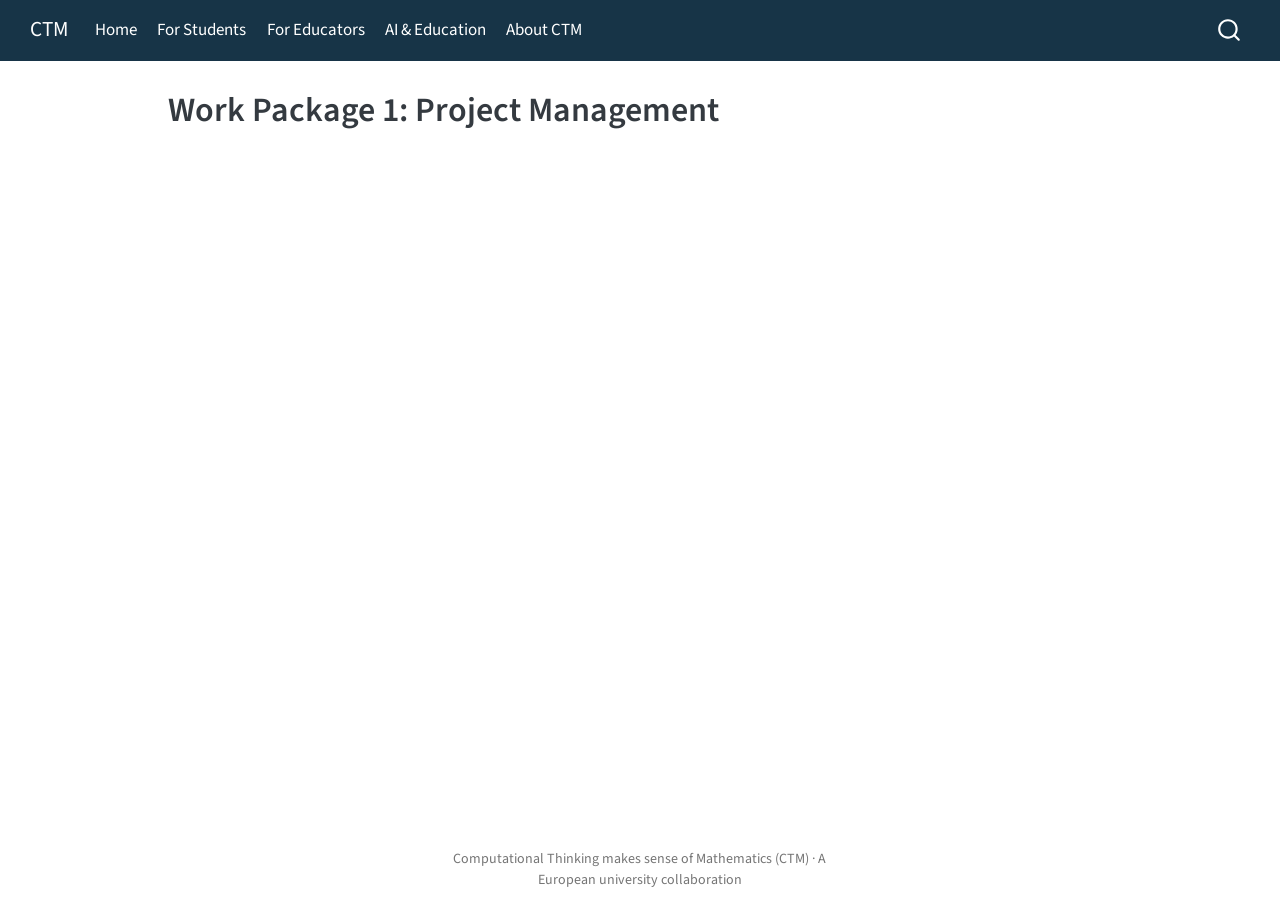
<file: wp1.html>
<!DOCTYPE html>
<html xmlns="http://www.w3.org/1999/xhtml" lang="en" xml:lang="en"><head>

<meta charset="utf-8">
<meta name="generator" content="quarto-1.11.9">

<meta name="viewport" content="width=device-width, initial-scale=1.0, user-scalable=yes">


<title>Work Package 1: Project Management – CTM</title>
<style>
/* Default styles provided by pandoc.
** See https://pandoc.org/MANUAL.html#variables-for-html for config info.
*/
span.smallcaps{font-variant: small-caps;}
div.columns{display: flex; gap: 1.5em;}
div.column{flex: auto;}
@media screen {
div.columns{gap: min(4vw, 1.5em);}
div.column{overflow-x: auto;}
}
div.hanging-indent{margin-left: 1.5em; text-indent: -1.5em;}
ul.task-list{list-style: none;}
ul.task-list li input[type="checkbox"] {
  width: 0.8em;
  margin: 0 0.8em 0.2em -1em; /* quarto-specific, see https://github.com/quarto-dev/quarto-cli/issues/4556 */ 
  vertical-align: middle;
}
</style>


<script src="site_libs/quarto-nav/quarto-nav.js"></script>
<script src="site_libs/quarto-nav/headroom.min.js"></script>
<script src="site_libs/clipboard/clipboard.min.js"></script>
<script src="site_libs/quarto-search/autocomplete.umd.js"></script>
<script src="site_libs/quarto-search/fuse.min.js"></script>
<script src="site_libs/quarto-search/quarto-search.js"></script>
<meta name="quarto:offset" content="./">
<script src="site_libs/quarto-html/quarto.js" type="module"></script>
<script src="site_libs/quarto-html/tabsets/tabsets.js" type="module"></script>
<script src="site_libs/quarto-html/scrollable-regions/scrollable-regions.js" type="module"></script>
<script src="site_libs/quarto-html/popper.min.js"></script>
<script src="site_libs/quarto-html/tippy.umd.min.js"></script>
<link href="site_libs/quarto-html/tippy.css" rel="stylesheet">
<link href="site_libs/quarto-html/quarto-syntax-highlighting-63b5708e65d6cd79cd7618c58d0c21e7.css" rel="stylesheet" id="quarto-text-highlighting-styles">
<script src="site_libs/bootstrap/bootstrap.min.js"></script>
<link href="site_libs/bootstrap/bootstrap-icons.css" rel="stylesheet">
<link href="site_libs/bootstrap/bootstrap-f0a923e6bc806237824d8def66151ffa.min.css" rel="stylesheet" append-hash="true" id="quarto-bootstrap" data-mode="light">
<script id="quarto-search-options" type="application/json">{
  "location": "navbar",
  "copy-button": false,
  "collapse-after": 3,
  "panel-placement": "end",
  "type": "overlay",
  "limit": 50,
  "keyboard-shortcut": [
    "f",
    "/",
    "s"
  ],
  "show-item-context": false,
  "language": {
    "search-no-results-text": "No results",
    "search-matching-documents-text": "matching documents",
    "search-copy-link-title": "Copy link to search",
    "search-hide-matches-text": "Hide additional matches",
    "search-more-match-text": "more match in this document",
    "search-more-matches-text": "more matches in this document",
    "search-clear-button-title": "Clear",
    "search-text-placeholder": "",
    "search-detached-cancel-button-title": "Cancel",
    "search-submit-button-title": "Submit",
    "search-label": "Search"
  }
}</script>


<link rel="stylesheet" href="styles.css">
</head>

<body class="nav-fixed quarto-light"><a id="quarto-skip-link" class="visually-hidden-focusable" href="#quarto-document-content">Skip to main content</a>

<div id="quarto-search-results"></div>
  <header id="quarto-header" class="headroom fixed-top">
    <nav class="navbar navbar-expand-lg " data-bs-theme="dark" aria-label="Site">
      <div class="navbar-container container-fluid">
      <div class="navbar-brand-container mx-auto">
    <a class="navbar-brand" href="./index.html">
    <span class="navbar-title">CTM</span>
    </a>
  </div>
          <button class="navbar-toggler" type="button" data-bs-toggle="collapse" data-bs-target="#navbarCollapse" aria-controls="navbarCollapse" aria-expanded="false" aria-label="Toggle navigation" onclick="if (window.quartoToggleHeadroom) { window.quartoToggleHeadroom(); }">
  <span class="navbar-toggler-icon"></span>
</button>
          <div class="collapse navbar-collapse" id="navbarCollapse">
            <ul class="navbar-nav navbar-nav-scroll me-auto">
  <li class="nav-item">
    <a class="nav-link" href="./index.html"> 
<span class="menu-text">Home</span></a>
  </li>  
  <li class="nav-item">
    <a class="nav-link" href="./students.html"> 
<span class="menu-text">For Students</span></a>
  </li>  
  <li class="nav-item">
    <a class="nav-link" href="./educators.html"> 
<span class="menu-text">For Educators</span></a>
  </li>  
  <li class="nav-item">
    <a class="nav-link" href="./ai.html"> 
<span class="menu-text">AI &amp; Education</span></a>
  </li>  
  <li class="nav-item">
    <a class="nav-link" href="./about.html"> 
<span class="menu-text">About CTM</span></a>
  </li>  
</ul>
          </div> <!-- /navcollapse -->
            <div class="quarto-navbar-tools">
</div>
            <div id="quarto-search" class="" title="Search"></div>
      </div> <!-- /container-fluid -->
    </nav>
</header>
<!-- content -->
<div id="quarto-content" class="quarto-container page-columns page-rows-contents page-layout-article page-navbar">
<!-- sidebar -->
<!-- margin-sidebar -->
    <div id="quarto-margin-sidebar" class="sidebar margin-sidebar zindex-bottom">
        
    </div>
<!-- main -->
<main class="content" id="quarto-document-content" tabindex="-1">

<header id="title-block-header" class="quarto-title-block default">
<div class="quarto-title">
<h1 class="title">Work Package 1: Project Management</h1>
</div>



<div class="quarto-title-meta">

    
  
    
  </div>
  


</header>





</main> <!-- /main -->
<script id="quarto-html-after-body" type="application/javascript">
  window.document.addEventListener("DOMContentLoaded", function (event) {
    const isCodeAnnotation = (el) => {
      for (const clz of el.classList) {
        if (clz.startsWith('code-annotation-')) {                     
          return true;
        }
      }
      return false;
    }
    const onCopySuccess = function(e) {
      // button target
      const button = e.trigger;
      // don't keep focus
      button.blur();
      // flash "checked"
      button.classList.add('code-copy-button-checked');
      var currentTitle = button.getAttribute("title");
      button.setAttribute("title", "Copied!");
      let tooltip;
      if (window.bootstrap) {
        button.setAttribute("data-bs-toggle", "tooltip");
        button.setAttribute("data-bs-placement", "left");
        button.setAttribute("data-bs-title", "Copied!");
        tooltip = new bootstrap.Tooltip(button, 
          { trigger: "manual", 
            customClass: "code-copy-button-tooltip",
            offset: [0, -8]});
        tooltip.show();    
      }
      setTimeout(function() {
        if (tooltip) {
          tooltip.hide();
          button.removeAttribute("data-bs-title");
          button.removeAttribute("data-bs-toggle");
          button.removeAttribute("data-bs-placement");
        }
        button.setAttribute("title", currentTitle);
        button.classList.remove('code-copy-button-checked');
      }, 1000);
      // clear code selection
      e.clearSelection();
    }
    const getTextToCopy = function(trigger) {
      const outerScaffold = trigger.parentElement.cloneNode(true);
      const codeEl = outerScaffold.querySelector('code');
      for (const childEl of codeEl.children) {
        if (isCodeAnnotation(childEl)) {
          childEl.remove();
        }
      }
      return codeEl.innerText;
    }
    const clipboard = new window.ClipboardJS('.code-copy-button:not([data-in-quarto-modal])', {
      text: getTextToCopy
    });
    clipboard.on('success', onCopySuccess);
    if (window.document.getElementById('quarto-embedded-source-code-modal')) {
      const clipboardModal = new window.ClipboardJS('.code-copy-button[data-in-quarto-modal]', {
        text: getTextToCopy,
        container: window.document.getElementById('quarto-embedded-source-code-modal')
      });
      clipboardModal.on('success', onCopySuccess);
    }
      var localhostRegex = new RegExp(/^(?:http|https):\/\/localhost\:?[0-9]*\//);
      var mailtoRegex = new RegExp(/^mailto:/);
        var filterRegex = new RegExp("https:\/\/dr-robertk\.github\.io\/ctm-quarto-page\/");
      const newWindowLabel = "(opens in a new tab)";
      const newWindowNoteId = "quarto-ext-newwindow-label";
      // Links reference one hidden label through aria-describedby, so the
      // announcement never changes their accessible name.
      var describeNewWindow = (link) => {
        if (!window.document.getElementById(newWindowNoteId)) {
          var newWindowNote = window.document.createElement("span");
          newWindowNote.id = newWindowNoteId;
          newWindowNote.hidden = true;
          newWindowNote.textContent = newWindowLabel;
          window.document.body.appendChild(newWindowNote);
        }
        var describedBy = (link.getAttribute("aria-describedby") || "").split(/\s+/).filter(Boolean);
        if (!describedBy.includes(newWindowNoteId)) {
          describedBy.push(newWindowNoteId);
          link.setAttribute("aria-describedby", describedBy.join(" "));
        }
      }
      var isInternal = (href) => {
          return filterRegex.test(href) || localhostRegex.test(href) || mailtoRegex.test(href);
      }
      // Inspect non-navigation links and adorn them if external
      window.quartoDecorateExternalLinks = function (root) {
     var links = (root || window.document).querySelectorAll('a[href]:not(.nav-link):not(.navbar-brand):not(.toc-action):not(.sidebar-link):not(.sidebar-item-toggle):not(.pagination-link):not(.no-external):not([aria-hidden]):not(.dropdown-item):not(.quarto-navigation-tool):not(.about-link)');
      for (var i=0; i<links.length; i++) {
        const link = links[i];
        if (!isInternal(link.href)) {
          // undo the damage that might have been done by quarto-nav.js in the case of
          // links that we want to consider external
          if (link.dataset.originalHref !== undefined) {
            link.href = link.dataset.originalHref;
          }
            // target, if specified
            link.setAttribute("target", "_blank");
            if (link.getAttribute("rel") === null) {
              link.setAttribute("rel", "noopener");
            }
            describeNewWindow(link);
          if (!link.classList.contains('no-external-icon')) {
          }
        }
      }
      };
      window.quartoDecorateExternalLinks(window.document);
    // Esc closes the popup (WCAG 1.4.13) and focus leaving both trigger and
    // popup closes it (WCAG 2.4.11); tippy handles neither for interactive popups.
    const hideOnEscAndFocusOut = {
      name: 'hideOnEscAndFocusOut',
      defaultValue: true,
      fn(instance) {
        const dismiss = () => {
          // A show scheduled by the trigger delay would otherwise reopen it
          instance.clearDelayTimeouts();
          instance.hide();
        };
        const onKeyDown = (event) => {
          if (event.key !== 'Escape') {
            return;
          }
          // Keep Esc from also reaching page handlers (e.g. reveal.js overview),
          // except an open reveal.js slide menu, which Esc should close too.
          // The menu handles keys only when its keyboard option is on.
          const menuHandlesEsc = window.Reveal?.getPlugin?.('menu')?.isOpen() &&
            window.Reveal.getConfig().menu?.keyboard !== false;
          if (!menuHandlesEsc) {
            event.stopPropagation();
          }
          if (instance.popper.contains(window.document.activeElement)) {
            // Disabled while refocusing so the focus trigger does not reopen it
            instance.disable();
            instance.reference.focus();
            instance.enable();
          }
          dismiss();
        };
        const onFocusOut = (event) => {
          const target = event.relatedTarget;
          if (target && !instance.reference.contains(target) &&
              !instance.popper.contains(target)) {
            dismiss();
          }
        };
        // On the trigger too: a click trigger (code-annotations: select) has no
        // blur handling. Attached for the instance's lifetime so leaving the
        // trigger also cancels a show still pending on the trigger delay.
        instance.reference.addEventListener('focusout', onFocusOut);
        return {
          onShow() {
            window.document.addEventListener('keydown', onKeyDown, true);
            instance.popper.addEventListener('focusout', onFocusOut);
          },
          onHide() {
            window.document.removeEventListener('keydown', onKeyDown, true);
            instance.popper.removeEventListener('focusout', onFocusOut);
          },
          onDestroy() {
            instance.reference.removeEventListener('focusout', onFocusOut);
          },
        };
      },
    };
    function tippyHover(el, contentFn, onTriggerFn, onUntriggerFn) {
      const config = {
        allowHTML: true,
        maxWidth: 500,
        delay: 100,
        arrow: false,
        appendTo: function(el) {
            return el.parentElement;
        },
        interactive: true,
        interactiveBorder: 10,
        theme: 'quarto',
        placement: 'bottom-start',
        plugins: [hideOnEscAndFocusOut],
      };
      if (contentFn) {
        config.content = contentFn;
      }
      if (onTriggerFn) {
        config.onTrigger = onTriggerFn;
      }
      if (onUntriggerFn) {
        config.onUntrigger = onUntriggerFn;
      }
      window.tippy(el, config); 
    }
    const noterefs = window.document.querySelectorAll('a[role="doc-noteref"]');
    for (var i=0; i<noterefs.length; i++) {
      const ref = noterefs[i];
      tippyHover(ref, function() {
        // use id or data attribute instead here
        let href = ref.getAttribute('data-footnote-href') || ref.getAttribute('href');
        try { href = new URL(href).hash; } catch {}
        const id = href.replace(/^#\/?/, "");
        const note = window.document.getElementById(id);
        if (note) {
          return note.innerHTML;
        } else {
          return "";
        }
      });
    }
    const xrefs = window.document.querySelectorAll('a.quarto-xref');
    const processXRef = (id, note) => {
      // Strip column container classes
      const stripColumnClz = (el) => {
        el.classList.remove("page-full", "page-columns");
        if (el.children) {
          for (const child of el.children) {
            stripColumnClz(child);
          }
        }
      }
      stripColumnClz(note)
      if (id === null || id.startsWith('sec-')) {
        // Special case sections, only their first couple elements
        const container = document.createElement("div");
        if (note.children && note.children.length > 2) {
          container.appendChild(note.children[0].cloneNode(true));
          for (let i = 1; i < note.children.length; i++) {
            const child = note.children[i];
            if (child.tagName === "P" && child.innerText === "") {
              continue;
            } else {
              container.appendChild(child.cloneNode(true));
              break;
            }
          }
          if (window.Quarto?.typesetMath) {
            window.Quarto.typesetMath(container);
          }
          return container.innerHTML
        } else {
          if (window.Quarto?.typesetMath) {
            window.Quarto.typesetMath(note);
          }
          return note.innerHTML;
        }
      } else {
        // Remove any anchor links if they are present
        const anchorLink = note.querySelector('a.anchorjs-link');
        if (anchorLink) {
          anchorLink.remove();
        }
        if (window.Quarto?.typesetMath) {
          window.Quarto.typesetMath(note);
        }
        if (note.classList.contains("callout")) {
          return note.outerHTML;
        } else {
          return note.innerHTML;
        }
      }
    }
    for (var i=0; i<xrefs.length; i++) {
      const xref = xrefs[i];
      tippyHover(xref, undefined, function(instance) {
        instance.disable();
        let url = xref.getAttribute('href');
        let hash = undefined; 
        if (url.startsWith('#')) {
          hash = url;
        } else {
          try { hash = new URL(url).hash; } catch {}
        }
        if (hash) {
          const id = hash.replace(/^#\/?/, "");
          const note = window.document.getElementById(id);
          if (note !== null) {
            try {
              const html = processXRef(id, note.cloneNode(true));
              instance.setContent(html);
            } finally {
              instance.enable();
              instance.show();
            }
          } else {
            // See if we can fetch this
            fetch(url.split('#')[0])
            .then(res => res.text())
            .then(html => {
              const parser = new DOMParser();
              const htmlDoc = parser.parseFromString(html, "text/html");
              const note = htmlDoc.getElementById(id);
              if (note !== null) {
                const html = processXRef(id, note);
                instance.setContent(html);
              } 
            }).finally(() => {
              instance.enable();
              instance.show();
            });
          }
        } else {
          // See if we can fetch a full url (with no hash to target)
          // This is a special case and we should probably do some content thinning / targeting
          fetch(url)
          .then(res => res.text())
          .then(html => {
            const parser = new DOMParser();
            const htmlDoc = parser.parseFromString(html, "text/html");
            const note = htmlDoc.querySelector('main.content');
            if (note !== null) {
              // This should only happen for chapter cross references
              // (since there is no id in the URL)
              // remove the first header
              if (note.children.length > 0 && note.children[0].tagName === "HEADER") {
                note.children[0].remove();
              }
              const html = processXRef(null, note);
              instance.setContent(html);
            } 
          }).finally(() => {
            instance.enable();
            instance.show();
          });
        }
      }, function(instance) {
      });
    }
        let selectedAnnoteEl;
        const selectorForAnnotation = ( cell, annotation) => {
          let cellAttr = 'data-code-cell="' + cell + '"';
          let lineAttr = 'data-code-annotation="' +  annotation + '"';
          const selector = 'span[' + cellAttr + '][' + lineAttr + ']';
          return selector;
        }
        const selectCodeLines = (annoteEl) => {
          const doc = window.document;
          const targetCell = annoteEl.getAttribute("data-target-cell");
          const targetAnnotation = annoteEl.getAttribute("data-target-annotation");
          const annoteSpan = window.document.querySelector(selectorForAnnotation(targetCell, targetAnnotation));
          const lines = annoteSpan.getAttribute("data-code-lines").split(",");
          const lineIds = lines.map((line) => {
            return targetCell + "-" + line;
          })
          // Each band is positioned against its own containing block, which is
          // not the offsetParent of the lines, so place it from client rects.
          const placeBand = (band, firstEl, lastEl, codeBlock) => {
            const container = band.offsetParent;
            if (container === null) {
              return;
            }
            const containerRect = container.getBoundingClientRect();
            // Reveal.js scales slides with a transform, so convert client
            // pixels back to the CSS pixels of the container.
            const scale = containerRect.height / container.offsetHeight || 1;
            const firstRect = firstEl.getBoundingClientRect();
            const lastRect = lastEl.getBoundingClientRect();
            const top = (firstRect.top - containerRect.top) / scale - container.clientTop + container.scrollTop;
            const height = (lastRect.bottom - firstRect.top) / scale;
            band.style.top = top - 2 + "px";
            band.style.height = height + 4 + "px";
            if (codeBlock) {
              // Without the copy button wrapper, the containing block is wider
              // than the code block, so span the code block explicitly.
              const blockRect = codeBlock.getBoundingClientRect();
              band.style.left = (blockRect.left - containerRect.left) / scale - container.clientLeft + container.scrollLeft + "px";
              band.style.width = blockRect.width / scale + "px";
            }
          };
          if (lineIds.length > 0) {
            const el = window.document.getElementById(lineIds[0]);
            const lastEl = window.document.getElementById(lineIds[lineIds.length - 1]);
            const parent = el.parentElement.parentElement;
            // cook up a div (if necessary) and position it
            let div = window.document.getElementById("code-annotation-line-highlight");
            if (div === null) {
              div = window.document.createElement("div");
              div.setAttribute("id", "code-annotation-line-highlight");
              div.style.position = 'absolute';
              parent.appendChild(div);
            }
            placeBand(div, el, lastEl, parent.closest("div.sourceCode") || parent);
            let gutterDiv = window.document.getElementById("code-annotation-line-highlight-gutter");
            if (gutterDiv === null) {
              gutterDiv = window.document.createElement("div");
              gutterDiv.setAttribute("id", "code-annotation-line-highlight-gutter");
              gutterDiv.style.position = 'absolute';
              const codeCell = window.document.getElementById(targetCell);
              const gutter = codeCell.querySelector('.code-annotation-gutter');
              gutter.appendChild(gutterDiv);
            }
            placeBand(gutterDiv, el, lastEl);
            selectedAnnoteEl = annoteEl;
          }
        };
        const unselectCodeLines = () => {
          const elementsIds = ["code-annotation-line-highlight", "code-annotation-line-highlight-gutter"];
          elementsIds.forEach((elId) => {
            const div = window.document.getElementById(elId);
            if (div) {
              div.remove();
            }
          });
          selectedAnnoteEl = undefined;
        };
          // Handle positioning of the toggle
      window.addEventListener(
        "resize",
        throttle(() => {
          elRect = undefined;
          if (selectedAnnoteEl) {
            selectCodeLines(selectedAnnoteEl);
          }
        }, 10)
      );
      function throttle(fn, ms) {
      let throttle = false;
      let timer;
        return (...args) => {
          if(!throttle) { // first call gets through
              fn.apply(this, args);
              throttle = true;
          } else { // all the others get throttled
              if(timer) clearTimeout(timer); // cancel #2
              timer = setTimeout(() => {
                fn.apply(this, args);
                timer = throttle = false;
              }, ms);
          }
        };
      }
        // Attach click handler to the DT
        const annoteDls = window.document.querySelectorAll('dt[data-target-cell]');
        for (const annoteDlNode of annoteDls) {
          annoteDlNode.addEventListener('click', (event) => {
            const clickedEl = event.target;
            if (clickedEl !== selectedAnnoteEl) {
              unselectCodeLines();
              const activeEl = window.document.querySelector('dt[data-target-cell].code-annotation-active');
              if (activeEl) {
                activeEl.classList.remove('code-annotation-active');
              }
              selectCodeLines(clickedEl);
              clickedEl.classList.add('code-annotation-active');
            } else {
              // Unselect the line
              unselectCodeLines();
              clickedEl.classList.remove('code-annotation-active');
            }
          });
        }
    const findCites = (el) => {
      const parentEl = el.parentElement;
      if (parentEl) {
        const cites = parentEl.dataset.cites;
        if (cites) {
          return {
            el,
            cites: cites.split(' ')
          };
        } else {
          return findCites(el.parentElement)
        }
      } else {
        return undefined;
      }
    };
    var bibliorefs = window.document.querySelectorAll('a[role="doc-biblioref"]');
    for (var i=0; i<bibliorefs.length; i++) {
      const ref = bibliorefs[i];
      const citeInfo = findCites(ref);
      if (citeInfo) {
        tippyHover(citeInfo.el, function() {
          var popup = window.document.createElement('div');
          citeInfo.cites.forEach(function(cite) {
            var citeDiv = window.document.createElement('div');
            citeDiv.classList.add('hanging-indent');
            citeDiv.classList.add('csl-entry');
            var biblioDiv = window.document.getElementById('ref-' + cite);
            if (biblioDiv) {
              citeDiv.innerHTML = biblioDiv.innerHTML;
            }
            popup.appendChild(citeDiv);
          });
          return popup.innerHTML;
        });
      }
    }
  });
  </script>
  <script type="application/javascript">
  window.quartoScrollableRegionsLabels = {"code":"Scrollable code","output":"Scrollable output"};
  </script>
</div> <!-- /content -->
<footer class="footer">
  <div class="nav-footer">
    <div class="nav-footer-left">
      &nbsp;
    </div>   
    <div class="nav-footer-center">
<p>Computational Thinking makes sense of Mathematics (CTM) · A European university collaboration</p>
</div>
    <div class="nav-footer-right">
      &nbsp;
    </div>
  </div>
</footer>




</body></html>
</file>
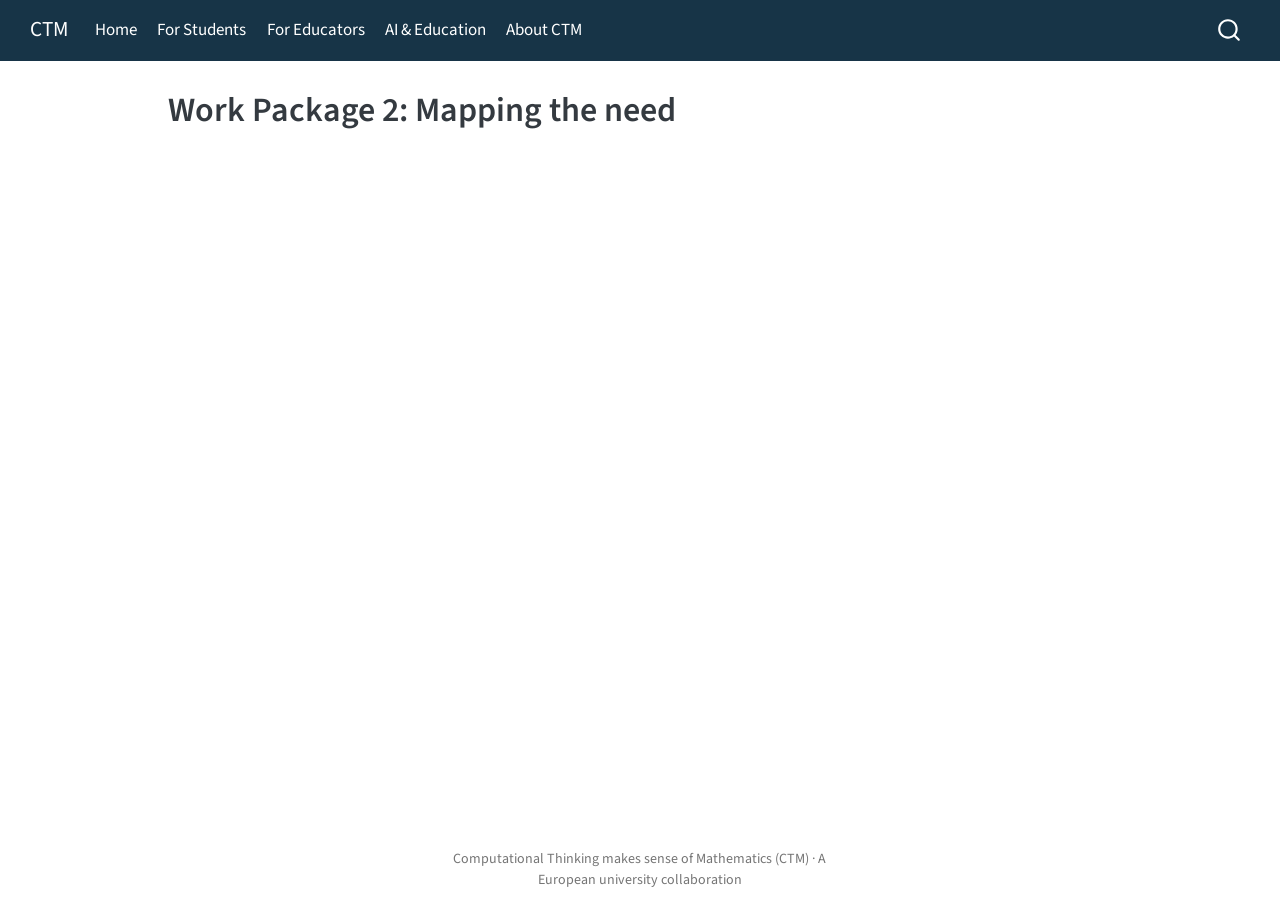
<file: wp2.html>
<!DOCTYPE html>
<html xmlns="http://www.w3.org/1999/xhtml" lang="en" xml:lang="en"><head>

<meta charset="utf-8">
<meta name="generator" content="quarto-1.11.9">

<meta name="viewport" content="width=device-width, initial-scale=1.0, user-scalable=yes">


<title>Work Package 2: Mapping the need – CTM</title>
<style>
/* Default styles provided by pandoc.
** See https://pandoc.org/MANUAL.html#variables-for-html for config info.
*/
span.smallcaps{font-variant: small-caps;}
div.columns{display: flex; gap: 1.5em;}
div.column{flex: auto;}
@media screen {
div.columns{gap: min(4vw, 1.5em);}
div.column{overflow-x: auto;}
}
div.hanging-indent{margin-left: 1.5em; text-indent: -1.5em;}
ul.task-list{list-style: none;}
ul.task-list li input[type="checkbox"] {
  width: 0.8em;
  margin: 0 0.8em 0.2em -1em; /* quarto-specific, see https://github.com/quarto-dev/quarto-cli/issues/4556 */ 
  vertical-align: middle;
}
</style>


<script src="site_libs/quarto-nav/quarto-nav.js"></script>
<script src="site_libs/quarto-nav/headroom.min.js"></script>
<script src="site_libs/clipboard/clipboard.min.js"></script>
<script src="site_libs/quarto-search/autocomplete.umd.js"></script>
<script src="site_libs/quarto-search/fuse.min.js"></script>
<script src="site_libs/quarto-search/quarto-search.js"></script>
<meta name="quarto:offset" content="./">
<script src="site_libs/quarto-html/quarto.js" type="module"></script>
<script src="site_libs/quarto-html/tabsets/tabsets.js" type="module"></script>
<script src="site_libs/quarto-html/scrollable-regions/scrollable-regions.js" type="module"></script>
<script src="site_libs/quarto-html/popper.min.js"></script>
<script src="site_libs/quarto-html/tippy.umd.min.js"></script>
<link href="site_libs/quarto-html/tippy.css" rel="stylesheet">
<link href="site_libs/quarto-html/quarto-syntax-highlighting-63b5708e65d6cd79cd7618c58d0c21e7.css" rel="stylesheet" id="quarto-text-highlighting-styles">
<script src="site_libs/bootstrap/bootstrap.min.js"></script>
<link href="site_libs/bootstrap/bootstrap-icons.css" rel="stylesheet">
<link href="site_libs/bootstrap/bootstrap-f0a923e6bc806237824d8def66151ffa.min.css" rel="stylesheet" append-hash="true" id="quarto-bootstrap" data-mode="light">
<script id="quarto-search-options" type="application/json">{
  "location": "navbar",
  "copy-button": false,
  "collapse-after": 3,
  "panel-placement": "end",
  "type": "overlay",
  "limit": 50,
  "keyboard-shortcut": [
    "f",
    "/",
    "s"
  ],
  "show-item-context": false,
  "language": {
    "search-no-results-text": "No results",
    "search-matching-documents-text": "matching documents",
    "search-copy-link-title": "Copy link to search",
    "search-hide-matches-text": "Hide additional matches",
    "search-more-match-text": "more match in this document",
    "search-more-matches-text": "more matches in this document",
    "search-clear-button-title": "Clear",
    "search-text-placeholder": "",
    "search-detached-cancel-button-title": "Cancel",
    "search-submit-button-title": "Submit",
    "search-label": "Search"
  }
}</script>


<link rel="stylesheet" href="styles.css">
</head>

<body class="nav-fixed quarto-light"><a id="quarto-skip-link" class="visually-hidden-focusable" href="#quarto-document-content">Skip to main content</a>

<div id="quarto-search-results"></div>
  <header id="quarto-header" class="headroom fixed-top">
    <nav class="navbar navbar-expand-lg " data-bs-theme="dark" aria-label="Site">
      <div class="navbar-container container-fluid">
      <div class="navbar-brand-container mx-auto">
    <a class="navbar-brand" href="./index.html">
    <span class="navbar-title">CTM</span>
    </a>
  </div>
          <button class="navbar-toggler" type="button" data-bs-toggle="collapse" data-bs-target="#navbarCollapse" aria-controls="navbarCollapse" aria-expanded="false" aria-label="Toggle navigation" onclick="if (window.quartoToggleHeadroom) { window.quartoToggleHeadroom(); }">
  <span class="navbar-toggler-icon"></span>
</button>
          <div class="collapse navbar-collapse" id="navbarCollapse">
            <ul class="navbar-nav navbar-nav-scroll me-auto">
  <li class="nav-item">
    <a class="nav-link" href="./index.html"> 
<span class="menu-text">Home</span></a>
  </li>  
  <li class="nav-item">
    <a class="nav-link" href="./students.html"> 
<span class="menu-text">For Students</span></a>
  </li>  
  <li class="nav-item">
    <a class="nav-link" href="./educators.html"> 
<span class="menu-text">For Educators</span></a>
  </li>  
  <li class="nav-item">
    <a class="nav-link" href="./ai.html"> 
<span class="menu-text">AI &amp; Education</span></a>
  </li>  
  <li class="nav-item">
    <a class="nav-link" href="./about.html"> 
<span class="menu-text">About CTM</span></a>
  </li>  
</ul>
          </div> <!-- /navcollapse -->
            <div class="quarto-navbar-tools">
</div>
            <div id="quarto-search" class="" title="Search"></div>
      </div> <!-- /container-fluid -->
    </nav>
</header>
<!-- content -->
<div id="quarto-content" class="quarto-container page-columns page-rows-contents page-layout-article page-navbar">
<!-- sidebar -->
<!-- margin-sidebar -->
    <div id="quarto-margin-sidebar" class="sidebar margin-sidebar zindex-bottom">
        
    </div>
<!-- main -->
<main class="content" id="quarto-document-content" tabindex="-1">

<header id="title-block-header" class="quarto-title-block default">
<div class="quarto-title">
<h1 class="title">Work Package 2: Mapping the need</h1>
</div>



<div class="quarto-title-meta">

    
  
    
  </div>
  


</header>





</main> <!-- /main -->
<script id="quarto-html-after-body" type="application/javascript">
  window.document.addEventListener("DOMContentLoaded", function (event) {
    const isCodeAnnotation = (el) => {
      for (const clz of el.classList) {
        if (clz.startsWith('code-annotation-')) {                     
          return true;
        }
      }
      return false;
    }
    const onCopySuccess = function(e) {
      // button target
      const button = e.trigger;
      // don't keep focus
      button.blur();
      // flash "checked"
      button.classList.add('code-copy-button-checked');
      var currentTitle = button.getAttribute("title");
      button.setAttribute("title", "Copied!");
      let tooltip;
      if (window.bootstrap) {
        button.setAttribute("data-bs-toggle", "tooltip");
        button.setAttribute("data-bs-placement", "left");
        button.setAttribute("data-bs-title", "Copied!");
        tooltip = new bootstrap.Tooltip(button, 
          { trigger: "manual", 
            customClass: "code-copy-button-tooltip",
            offset: [0, -8]});
        tooltip.show();    
      }
      setTimeout(function() {
        if (tooltip) {
          tooltip.hide();
          button.removeAttribute("data-bs-title");
          button.removeAttribute("data-bs-toggle");
          button.removeAttribute("data-bs-placement");
        }
        button.setAttribute("title", currentTitle);
        button.classList.remove('code-copy-button-checked');
      }, 1000);
      // clear code selection
      e.clearSelection();
    }
    const getTextToCopy = function(trigger) {
      const outerScaffold = trigger.parentElement.cloneNode(true);
      const codeEl = outerScaffold.querySelector('code');
      for (const childEl of codeEl.children) {
        if (isCodeAnnotation(childEl)) {
          childEl.remove();
        }
      }
      return codeEl.innerText;
    }
    const clipboard = new window.ClipboardJS('.code-copy-button:not([data-in-quarto-modal])', {
      text: getTextToCopy
    });
    clipboard.on('success', onCopySuccess);
    if (window.document.getElementById('quarto-embedded-source-code-modal')) {
      const clipboardModal = new window.ClipboardJS('.code-copy-button[data-in-quarto-modal]', {
        text: getTextToCopy,
        container: window.document.getElementById('quarto-embedded-source-code-modal')
      });
      clipboardModal.on('success', onCopySuccess);
    }
      var localhostRegex = new RegExp(/^(?:http|https):\/\/localhost\:?[0-9]*\//);
      var mailtoRegex = new RegExp(/^mailto:/);
        var filterRegex = new RegExp("https:\/\/dr-robertk\.github\.io\/ctm-quarto-page\/");
      const newWindowLabel = "(opens in a new tab)";
      const newWindowNoteId = "quarto-ext-newwindow-label";
      // Links reference one hidden label through aria-describedby, so the
      // announcement never changes their accessible name.
      var describeNewWindow = (link) => {
        if (!window.document.getElementById(newWindowNoteId)) {
          var newWindowNote = window.document.createElement("span");
          newWindowNote.id = newWindowNoteId;
          newWindowNote.hidden = true;
          newWindowNote.textContent = newWindowLabel;
          window.document.body.appendChild(newWindowNote);
        }
        var describedBy = (link.getAttribute("aria-describedby") || "").split(/\s+/).filter(Boolean);
        if (!describedBy.includes(newWindowNoteId)) {
          describedBy.push(newWindowNoteId);
          link.setAttribute("aria-describedby", describedBy.join(" "));
        }
      }
      var isInternal = (href) => {
          return filterRegex.test(href) || localhostRegex.test(href) || mailtoRegex.test(href);
      }
      // Inspect non-navigation links and adorn them if external
      window.quartoDecorateExternalLinks = function (root) {
     var links = (root || window.document).querySelectorAll('a[href]:not(.nav-link):not(.navbar-brand):not(.toc-action):not(.sidebar-link):not(.sidebar-item-toggle):not(.pagination-link):not(.no-external):not([aria-hidden]):not(.dropdown-item):not(.quarto-navigation-tool):not(.about-link)');
      for (var i=0; i<links.length; i++) {
        const link = links[i];
        if (!isInternal(link.href)) {
          // undo the damage that might have been done by quarto-nav.js in the case of
          // links that we want to consider external
          if (link.dataset.originalHref !== undefined) {
            link.href = link.dataset.originalHref;
          }
            // target, if specified
            link.setAttribute("target", "_blank");
            if (link.getAttribute("rel") === null) {
              link.setAttribute("rel", "noopener");
            }
            describeNewWindow(link);
          if (!link.classList.contains('no-external-icon')) {
          }
        }
      }
      };
      window.quartoDecorateExternalLinks(window.document);
    // Esc closes the popup (WCAG 1.4.13) and focus leaving both trigger and
    // popup closes it (WCAG 2.4.11); tippy handles neither for interactive popups.
    const hideOnEscAndFocusOut = {
      name: 'hideOnEscAndFocusOut',
      defaultValue: true,
      fn(instance) {
        const dismiss = () => {
          // A show scheduled by the trigger delay would otherwise reopen it
          instance.clearDelayTimeouts();
          instance.hide();
        };
        const onKeyDown = (event) => {
          if (event.key !== 'Escape') {
            return;
          }
          // Keep Esc from also reaching page handlers (e.g. reveal.js overview),
          // except an open reveal.js slide menu, which Esc should close too.
          // The menu handles keys only when its keyboard option is on.
          const menuHandlesEsc = window.Reveal?.getPlugin?.('menu')?.isOpen() &&
            window.Reveal.getConfig().menu?.keyboard !== false;
          if (!menuHandlesEsc) {
            event.stopPropagation();
          }
          if (instance.popper.contains(window.document.activeElement)) {
            // Disabled while refocusing so the focus trigger does not reopen it
            instance.disable();
            instance.reference.focus();
            instance.enable();
          }
          dismiss();
        };
        const onFocusOut = (event) => {
          const target = event.relatedTarget;
          if (target && !instance.reference.contains(target) &&
              !instance.popper.contains(target)) {
            dismiss();
          }
        };
        // On the trigger too: a click trigger (code-annotations: select) has no
        // blur handling. Attached for the instance's lifetime so leaving the
        // trigger also cancels a show still pending on the trigger delay.
        instance.reference.addEventListener('focusout', onFocusOut);
        return {
          onShow() {
            window.document.addEventListener('keydown', onKeyDown, true);
            instance.popper.addEventListener('focusout', onFocusOut);
          },
          onHide() {
            window.document.removeEventListener('keydown', onKeyDown, true);
            instance.popper.removeEventListener('focusout', onFocusOut);
          },
          onDestroy() {
            instance.reference.removeEventListener('focusout', onFocusOut);
          },
        };
      },
    };
    function tippyHover(el, contentFn, onTriggerFn, onUntriggerFn) {
      const config = {
        allowHTML: true,
        maxWidth: 500,
        delay: 100,
        arrow: false,
        appendTo: function(el) {
            return el.parentElement;
        },
        interactive: true,
        interactiveBorder: 10,
        theme: 'quarto',
        placement: 'bottom-start',
        plugins: [hideOnEscAndFocusOut],
      };
      if (contentFn) {
        config.content = contentFn;
      }
      if (onTriggerFn) {
        config.onTrigger = onTriggerFn;
      }
      if (onUntriggerFn) {
        config.onUntrigger = onUntriggerFn;
      }
      window.tippy(el, config); 
    }
    const noterefs = window.document.querySelectorAll('a[role="doc-noteref"]');
    for (var i=0; i<noterefs.length; i++) {
      const ref = noterefs[i];
      tippyHover(ref, function() {
        // use id or data attribute instead here
        let href = ref.getAttribute('data-footnote-href') || ref.getAttribute('href');
        try { href = new URL(href).hash; } catch {}
        const id = href.replace(/^#\/?/, "");
        const note = window.document.getElementById(id);
        if (note) {
          return note.innerHTML;
        } else {
          return "";
        }
      });
    }
    const xrefs = window.document.querySelectorAll('a.quarto-xref');
    const processXRef = (id, note) => {
      // Strip column container classes
      const stripColumnClz = (el) => {
        el.classList.remove("page-full", "page-columns");
        if (el.children) {
          for (const child of el.children) {
            stripColumnClz(child);
          }
        }
      }
      stripColumnClz(note)
      if (id === null || id.startsWith('sec-')) {
        // Special case sections, only their first couple elements
        const container = document.createElement("div");
        if (note.children && note.children.length > 2) {
          container.appendChild(note.children[0].cloneNode(true));
          for (let i = 1; i < note.children.length; i++) {
            const child = note.children[i];
            if (child.tagName === "P" && child.innerText === "") {
              continue;
            } else {
              container.appendChild(child.cloneNode(true));
              break;
            }
          }
          if (window.Quarto?.typesetMath) {
            window.Quarto.typesetMath(container);
          }
          return container.innerHTML
        } else {
          if (window.Quarto?.typesetMath) {
            window.Quarto.typesetMath(note);
          }
          return note.innerHTML;
        }
      } else {
        // Remove any anchor links if they are present
        const anchorLink = note.querySelector('a.anchorjs-link');
        if (anchorLink) {
          anchorLink.remove();
        }
        if (window.Quarto?.typesetMath) {
          window.Quarto.typesetMath(note);
        }
        if (note.classList.contains("callout")) {
          return note.outerHTML;
        } else {
          return note.innerHTML;
        }
      }
    }
    for (var i=0; i<xrefs.length; i++) {
      const xref = xrefs[i];
      tippyHover(xref, undefined, function(instance) {
        instance.disable();
        let url = xref.getAttribute('href');
        let hash = undefined; 
        if (url.startsWith('#')) {
          hash = url;
        } else {
          try { hash = new URL(url).hash; } catch {}
        }
        if (hash) {
          const id = hash.replace(/^#\/?/, "");
          const note = window.document.getElementById(id);
          if (note !== null) {
            try {
              const html = processXRef(id, note.cloneNode(true));
              instance.setContent(html);
            } finally {
              instance.enable();
              instance.show();
            }
          } else {
            // See if we can fetch this
            fetch(url.split('#')[0])
            .then(res => res.text())
            .then(html => {
              const parser = new DOMParser();
              const htmlDoc = parser.parseFromString(html, "text/html");
              const note = htmlDoc.getElementById(id);
              if (note !== null) {
                const html = processXRef(id, note);
                instance.setContent(html);
              } 
            }).finally(() => {
              instance.enable();
              instance.show();
            });
          }
        } else {
          // See if we can fetch a full url (with no hash to target)
          // This is a special case and we should probably do some content thinning / targeting
          fetch(url)
          .then(res => res.text())
          .then(html => {
            const parser = new DOMParser();
            const htmlDoc = parser.parseFromString(html, "text/html");
            const note = htmlDoc.querySelector('main.content');
            if (note !== null) {
              // This should only happen for chapter cross references
              // (since there is no id in the URL)
              // remove the first header
              if (note.children.length > 0 && note.children[0].tagName === "HEADER") {
                note.children[0].remove();
              }
              const html = processXRef(null, note);
              instance.setContent(html);
            } 
          }).finally(() => {
            instance.enable();
            instance.show();
          });
        }
      }, function(instance) {
      });
    }
        let selectedAnnoteEl;
        const selectorForAnnotation = ( cell, annotation) => {
          let cellAttr = 'data-code-cell="' + cell + '"';
          let lineAttr = 'data-code-annotation="' +  annotation + '"';
          const selector = 'span[' + cellAttr + '][' + lineAttr + ']';
          return selector;
        }
        const selectCodeLines = (annoteEl) => {
          const doc = window.document;
          const targetCell = annoteEl.getAttribute("data-target-cell");
          const targetAnnotation = annoteEl.getAttribute("data-target-annotation");
          const annoteSpan = window.document.querySelector(selectorForAnnotation(targetCell, targetAnnotation));
          const lines = annoteSpan.getAttribute("data-code-lines").split(",");
          const lineIds = lines.map((line) => {
            return targetCell + "-" + line;
          })
          // Each band is positioned against its own containing block, which is
          // not the offsetParent of the lines, so place it from client rects.
          const placeBand = (band, firstEl, lastEl, codeBlock) => {
            const container = band.offsetParent;
            if (container === null) {
              return;
            }
            const containerRect = container.getBoundingClientRect();
            // Reveal.js scales slides with a transform, so convert client
            // pixels back to the CSS pixels of the container.
            const scale = containerRect.height / container.offsetHeight || 1;
            const firstRect = firstEl.getBoundingClientRect();
            const lastRect = lastEl.getBoundingClientRect();
            const top = (firstRect.top - containerRect.top) / scale - container.clientTop + container.scrollTop;
            const height = (lastRect.bottom - firstRect.top) / scale;
            band.style.top = top - 2 + "px";
            band.style.height = height + 4 + "px";
            if (codeBlock) {
              // Without the copy button wrapper, the containing block is wider
              // than the code block, so span the code block explicitly.
              const blockRect = codeBlock.getBoundingClientRect();
              band.style.left = (blockRect.left - containerRect.left) / scale - container.clientLeft + container.scrollLeft + "px";
              band.style.width = blockRect.width / scale + "px";
            }
          };
          if (lineIds.length > 0) {
            const el = window.document.getElementById(lineIds[0]);
            const lastEl = window.document.getElementById(lineIds[lineIds.length - 1]);
            const parent = el.parentElement.parentElement;
            // cook up a div (if necessary) and position it
            let div = window.document.getElementById("code-annotation-line-highlight");
            if (div === null) {
              div = window.document.createElement("div");
              div.setAttribute("id", "code-annotation-line-highlight");
              div.style.position = 'absolute';
              parent.appendChild(div);
            }
            placeBand(div, el, lastEl, parent.closest("div.sourceCode") || parent);
            let gutterDiv = window.document.getElementById("code-annotation-line-highlight-gutter");
            if (gutterDiv === null) {
              gutterDiv = window.document.createElement("div");
              gutterDiv.setAttribute("id", "code-annotation-line-highlight-gutter");
              gutterDiv.style.position = 'absolute';
              const codeCell = window.document.getElementById(targetCell);
              const gutter = codeCell.querySelector('.code-annotation-gutter');
              gutter.appendChild(gutterDiv);
            }
            placeBand(gutterDiv, el, lastEl);
            selectedAnnoteEl = annoteEl;
          }
        };
        const unselectCodeLines = () => {
          const elementsIds = ["code-annotation-line-highlight", "code-annotation-line-highlight-gutter"];
          elementsIds.forEach((elId) => {
            const div = window.document.getElementById(elId);
            if (div) {
              div.remove();
            }
          });
          selectedAnnoteEl = undefined;
        };
          // Handle positioning of the toggle
      window.addEventListener(
        "resize",
        throttle(() => {
          elRect = undefined;
          if (selectedAnnoteEl) {
            selectCodeLines(selectedAnnoteEl);
          }
        }, 10)
      );
      function throttle(fn, ms) {
      let throttle = false;
      let timer;
        return (...args) => {
          if(!throttle) { // first call gets through
              fn.apply(this, args);
              throttle = true;
          } else { // all the others get throttled
              if(timer) clearTimeout(timer); // cancel #2
              timer = setTimeout(() => {
                fn.apply(this, args);
                timer = throttle = false;
              }, ms);
          }
        };
      }
        // Attach click handler to the DT
        const annoteDls = window.document.querySelectorAll('dt[data-target-cell]');
        for (const annoteDlNode of annoteDls) {
          annoteDlNode.addEventListener('click', (event) => {
            const clickedEl = event.target;
            if (clickedEl !== selectedAnnoteEl) {
              unselectCodeLines();
              const activeEl = window.document.querySelector('dt[data-target-cell].code-annotation-active');
              if (activeEl) {
                activeEl.classList.remove('code-annotation-active');
              }
              selectCodeLines(clickedEl);
              clickedEl.classList.add('code-annotation-active');
            } else {
              // Unselect the line
              unselectCodeLines();
              clickedEl.classList.remove('code-annotation-active');
            }
          });
        }
    const findCites = (el) => {
      const parentEl = el.parentElement;
      if (parentEl) {
        const cites = parentEl.dataset.cites;
        if (cites) {
          return {
            el,
            cites: cites.split(' ')
          };
        } else {
          return findCites(el.parentElement)
        }
      } else {
        return undefined;
      }
    };
    var bibliorefs = window.document.querySelectorAll('a[role="doc-biblioref"]');
    for (var i=0; i<bibliorefs.length; i++) {
      const ref = bibliorefs[i];
      const citeInfo = findCites(ref);
      if (citeInfo) {
        tippyHover(citeInfo.el, function() {
          var popup = window.document.createElement('div');
          citeInfo.cites.forEach(function(cite) {
            var citeDiv = window.document.createElement('div');
            citeDiv.classList.add('hanging-indent');
            citeDiv.classList.add('csl-entry');
            var biblioDiv = window.document.getElementById('ref-' + cite);
            if (biblioDiv) {
              citeDiv.innerHTML = biblioDiv.innerHTML;
            }
            popup.appendChild(citeDiv);
          });
          return popup.innerHTML;
        });
      }
    }
  });
  </script>
  <script type="application/javascript">
  window.quartoScrollableRegionsLabels = {"code":"Scrollable code","output":"Scrollable output"};
  </script>
</div> <!-- /content -->
<footer class="footer">
  <div class="nav-footer">
    <div class="nav-footer-left">
      &nbsp;
    </div>   
    <div class="nav-footer-center">
<p>Computational Thinking makes sense of Mathematics (CTM) · A European university collaboration</p>
</div>
    <div class="nav-footer-right">
      &nbsp;
    </div>
  </div>
</footer>




</body></html>
</file>
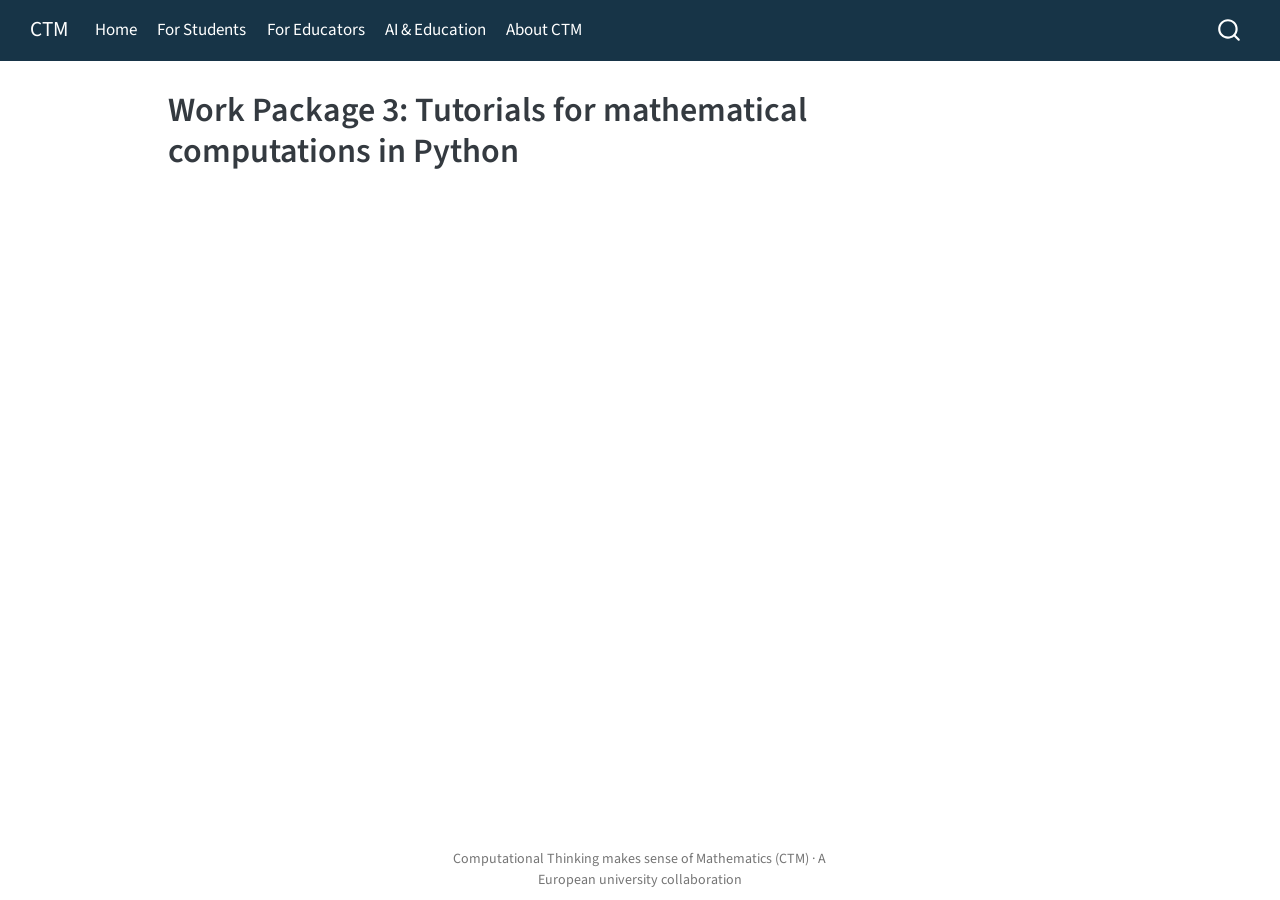
<file: wp3.html>
<!DOCTYPE html>
<html xmlns="http://www.w3.org/1999/xhtml" lang="en" xml:lang="en"><head>

<meta charset="utf-8">
<meta name="generator" content="quarto-1.11.9">

<meta name="viewport" content="width=device-width, initial-scale=1.0, user-scalable=yes">


<title>Work Package 3: Tutorials for mathematical computations in Python – CTM</title>
<style>
/* Default styles provided by pandoc.
** See https://pandoc.org/MANUAL.html#variables-for-html for config info.
*/
span.smallcaps{font-variant: small-caps;}
div.columns{display: flex; gap: 1.5em;}
div.column{flex: auto;}
@media screen {
div.columns{gap: min(4vw, 1.5em);}
div.column{overflow-x: auto;}
}
div.hanging-indent{margin-left: 1.5em; text-indent: -1.5em;}
ul.task-list{list-style: none;}
ul.task-list li input[type="checkbox"] {
  width: 0.8em;
  margin: 0 0.8em 0.2em -1em; /* quarto-specific, see https://github.com/quarto-dev/quarto-cli/issues/4556 */ 
  vertical-align: middle;
}
</style>


<script src="site_libs/quarto-nav/quarto-nav.js"></script>
<script src="site_libs/quarto-nav/headroom.min.js"></script>
<script src="site_libs/clipboard/clipboard.min.js"></script>
<script src="site_libs/quarto-search/autocomplete.umd.js"></script>
<script src="site_libs/quarto-search/fuse.min.js"></script>
<script src="site_libs/quarto-search/quarto-search.js"></script>
<meta name="quarto:offset" content="./">
<script src="site_libs/quarto-html/quarto.js" type="module"></script>
<script src="site_libs/quarto-html/tabsets/tabsets.js" type="module"></script>
<script src="site_libs/quarto-html/scrollable-regions/scrollable-regions.js" type="module"></script>
<script src="site_libs/quarto-html/popper.min.js"></script>
<script src="site_libs/quarto-html/tippy.umd.min.js"></script>
<link href="site_libs/quarto-html/tippy.css" rel="stylesheet">
<link href="site_libs/quarto-html/quarto-syntax-highlighting-63b5708e65d6cd79cd7618c58d0c21e7.css" rel="stylesheet" id="quarto-text-highlighting-styles">
<script src="site_libs/bootstrap/bootstrap.min.js"></script>
<link href="site_libs/bootstrap/bootstrap-icons.css" rel="stylesheet">
<link href="site_libs/bootstrap/bootstrap-f0a923e6bc806237824d8def66151ffa.min.css" rel="stylesheet" append-hash="true" id="quarto-bootstrap" data-mode="light">
<script id="quarto-search-options" type="application/json">{
  "location": "navbar",
  "copy-button": false,
  "collapse-after": 3,
  "panel-placement": "end",
  "type": "overlay",
  "limit": 50,
  "keyboard-shortcut": [
    "f",
    "/",
    "s"
  ],
  "show-item-context": false,
  "language": {
    "search-no-results-text": "No results",
    "search-matching-documents-text": "matching documents",
    "search-copy-link-title": "Copy link to search",
    "search-hide-matches-text": "Hide additional matches",
    "search-more-match-text": "more match in this document",
    "search-more-matches-text": "more matches in this document",
    "search-clear-button-title": "Clear",
    "search-text-placeholder": "",
    "search-detached-cancel-button-title": "Cancel",
    "search-submit-button-title": "Submit",
    "search-label": "Search"
  }
}</script>


<link rel="stylesheet" href="styles.css">
</head>

<body class="nav-fixed quarto-light"><a id="quarto-skip-link" class="visually-hidden-focusable" href="#quarto-document-content">Skip to main content</a>

<div id="quarto-search-results"></div>
  <header id="quarto-header" class="headroom fixed-top">
    <nav class="navbar navbar-expand-lg " data-bs-theme="dark" aria-label="Site">
      <div class="navbar-container container-fluid">
      <div class="navbar-brand-container mx-auto">
    <a class="navbar-brand" href="./index.html">
    <span class="navbar-title">CTM</span>
    </a>
  </div>
          <button class="navbar-toggler" type="button" data-bs-toggle="collapse" data-bs-target="#navbarCollapse" aria-controls="navbarCollapse" aria-expanded="false" aria-label="Toggle navigation" onclick="if (window.quartoToggleHeadroom) { window.quartoToggleHeadroom(); }">
  <span class="navbar-toggler-icon"></span>
</button>
          <div class="collapse navbar-collapse" id="navbarCollapse">
            <ul class="navbar-nav navbar-nav-scroll me-auto">
  <li class="nav-item">
    <a class="nav-link" href="./index.html"> 
<span class="menu-text">Home</span></a>
  </li>  
  <li class="nav-item">
    <a class="nav-link" href="./students.html"> 
<span class="menu-text">For Students</span></a>
  </li>  
  <li class="nav-item">
    <a class="nav-link" href="./educators.html"> 
<span class="menu-text">For Educators</span></a>
  </li>  
  <li class="nav-item">
    <a class="nav-link" href="./ai.html"> 
<span class="menu-text">AI &amp; Education</span></a>
  </li>  
  <li class="nav-item">
    <a class="nav-link" href="./about.html"> 
<span class="menu-text">About CTM</span></a>
  </li>  
</ul>
          </div> <!-- /navcollapse -->
            <div class="quarto-navbar-tools">
</div>
            <div id="quarto-search" class="" title="Search"></div>
      </div> <!-- /container-fluid -->
    </nav>
</header>
<!-- content -->
<div id="quarto-content" class="quarto-container page-columns page-rows-contents page-layout-article page-navbar">
<!-- sidebar -->
<!-- margin-sidebar -->
    <div id="quarto-margin-sidebar" class="sidebar margin-sidebar zindex-bottom">
        
    </div>
<!-- main -->
<main class="content" id="quarto-document-content" tabindex="-1">

<header id="title-block-header" class="quarto-title-block default">
<div class="quarto-title">
<h1 class="title">Work Package 3: Tutorials for mathematical computations in Python</h1>
</div>



<div class="quarto-title-meta">

    
  
    
  </div>
  


</header>





</main> <!-- /main -->
<script id="quarto-html-after-body" type="application/javascript">
  window.document.addEventListener("DOMContentLoaded", function (event) {
    const isCodeAnnotation = (el) => {
      for (const clz of el.classList) {
        if (clz.startsWith('code-annotation-')) {                     
          return true;
        }
      }
      return false;
    }
    const onCopySuccess = function(e) {
      // button target
      const button = e.trigger;
      // don't keep focus
      button.blur();
      // flash "checked"
      button.classList.add('code-copy-button-checked');
      var currentTitle = button.getAttribute("title");
      button.setAttribute("title", "Copied!");
      let tooltip;
      if (window.bootstrap) {
        button.setAttribute("data-bs-toggle", "tooltip");
        button.setAttribute("data-bs-placement", "left");
        button.setAttribute("data-bs-title", "Copied!");
        tooltip = new bootstrap.Tooltip(button, 
          { trigger: "manual", 
            customClass: "code-copy-button-tooltip",
            offset: [0, -8]});
        tooltip.show();    
      }
      setTimeout(function() {
        if (tooltip) {
          tooltip.hide();
          button.removeAttribute("data-bs-title");
          button.removeAttribute("data-bs-toggle");
          button.removeAttribute("data-bs-placement");
        }
        button.setAttribute("title", currentTitle);
        button.classList.remove('code-copy-button-checked');
      }, 1000);
      // clear code selection
      e.clearSelection();
    }
    const getTextToCopy = function(trigger) {
      const outerScaffold = trigger.parentElement.cloneNode(true);
      const codeEl = outerScaffold.querySelector('code');
      for (const childEl of codeEl.children) {
        if (isCodeAnnotation(childEl)) {
          childEl.remove();
        }
      }
      return codeEl.innerText;
    }
    const clipboard = new window.ClipboardJS('.code-copy-button:not([data-in-quarto-modal])', {
      text: getTextToCopy
    });
    clipboard.on('success', onCopySuccess);
    if (window.document.getElementById('quarto-embedded-source-code-modal')) {
      const clipboardModal = new window.ClipboardJS('.code-copy-button[data-in-quarto-modal]', {
        text: getTextToCopy,
        container: window.document.getElementById('quarto-embedded-source-code-modal')
      });
      clipboardModal.on('success', onCopySuccess);
    }
      var localhostRegex = new RegExp(/^(?:http|https):\/\/localhost\:?[0-9]*\//);
      var mailtoRegex = new RegExp(/^mailto:/);
        var filterRegex = new RegExp("https:\/\/dr-robertk\.github\.io\/ctm-quarto-page\/");
      const newWindowLabel = "(opens in a new tab)";
      const newWindowNoteId = "quarto-ext-newwindow-label";
      // Links reference one hidden label through aria-describedby, so the
      // announcement never changes their accessible name.
      var describeNewWindow = (link) => {
        if (!window.document.getElementById(newWindowNoteId)) {
          var newWindowNote = window.document.createElement("span");
          newWindowNote.id = newWindowNoteId;
          newWindowNote.hidden = true;
          newWindowNote.textContent = newWindowLabel;
          window.document.body.appendChild(newWindowNote);
        }
        var describedBy = (link.getAttribute("aria-describedby") || "").split(/\s+/).filter(Boolean);
        if (!describedBy.includes(newWindowNoteId)) {
          describedBy.push(newWindowNoteId);
          link.setAttribute("aria-describedby", describedBy.join(" "));
        }
      }
      var isInternal = (href) => {
          return filterRegex.test(href) || localhostRegex.test(href) || mailtoRegex.test(href);
      }
      // Inspect non-navigation links and adorn them if external
      window.quartoDecorateExternalLinks = function (root) {
     var links = (root || window.document).querySelectorAll('a[href]:not(.nav-link):not(.navbar-brand):not(.toc-action):not(.sidebar-link):not(.sidebar-item-toggle):not(.pagination-link):not(.no-external):not([aria-hidden]):not(.dropdown-item):not(.quarto-navigation-tool):not(.about-link)');
      for (var i=0; i<links.length; i++) {
        const link = links[i];
        if (!isInternal(link.href)) {
          // undo the damage that might have been done by quarto-nav.js in the case of
          // links that we want to consider external
          if (link.dataset.originalHref !== undefined) {
            link.href = link.dataset.originalHref;
          }
            // target, if specified
            link.setAttribute("target", "_blank");
            if (link.getAttribute("rel") === null) {
              link.setAttribute("rel", "noopener");
            }
            describeNewWindow(link);
          if (!link.classList.contains('no-external-icon')) {
          }
        }
      }
      };
      window.quartoDecorateExternalLinks(window.document);
    // Esc closes the popup (WCAG 1.4.13) and focus leaving both trigger and
    // popup closes it (WCAG 2.4.11); tippy handles neither for interactive popups.
    const hideOnEscAndFocusOut = {
      name: 'hideOnEscAndFocusOut',
      defaultValue: true,
      fn(instance) {
        const dismiss = () => {
          // A show scheduled by the trigger delay would otherwise reopen it
          instance.clearDelayTimeouts();
          instance.hide();
        };
        const onKeyDown = (event) => {
          if (event.key !== 'Escape') {
            return;
          }
          // Keep Esc from also reaching page handlers (e.g. reveal.js overview),
          // except an open reveal.js slide menu, which Esc should close too.
          // The menu handles keys only when its keyboard option is on.
          const menuHandlesEsc = window.Reveal?.getPlugin?.('menu')?.isOpen() &&
            window.Reveal.getConfig().menu?.keyboard !== false;
          if (!menuHandlesEsc) {
            event.stopPropagation();
          }
          if (instance.popper.contains(window.document.activeElement)) {
            // Disabled while refocusing so the focus trigger does not reopen it
            instance.disable();
            instance.reference.focus();
            instance.enable();
          }
          dismiss();
        };
        const onFocusOut = (event) => {
          const target = event.relatedTarget;
          if (target && !instance.reference.contains(target) &&
              !instance.popper.contains(target)) {
            dismiss();
          }
        };
        // On the trigger too: a click trigger (code-annotations: select) has no
        // blur handling. Attached for the instance's lifetime so leaving the
        // trigger also cancels a show still pending on the trigger delay.
        instance.reference.addEventListener('focusout', onFocusOut);
        return {
          onShow() {
            window.document.addEventListener('keydown', onKeyDown, true);
            instance.popper.addEventListener('focusout', onFocusOut);
          },
          onHide() {
            window.document.removeEventListener('keydown', onKeyDown, true);
            instance.popper.removeEventListener('focusout', onFocusOut);
          },
          onDestroy() {
            instance.reference.removeEventListener('focusout', onFocusOut);
          },
        };
      },
    };
    function tippyHover(el, contentFn, onTriggerFn, onUntriggerFn) {
      const config = {
        allowHTML: true,
        maxWidth: 500,
        delay: 100,
        arrow: false,
        appendTo: function(el) {
            return el.parentElement;
        },
        interactive: true,
        interactiveBorder: 10,
        theme: 'quarto',
        placement: 'bottom-start',
        plugins: [hideOnEscAndFocusOut],
      };
      if (contentFn) {
        config.content = contentFn;
      }
      if (onTriggerFn) {
        config.onTrigger = onTriggerFn;
      }
      if (onUntriggerFn) {
        config.onUntrigger = onUntriggerFn;
      }
      window.tippy(el, config); 
    }
    const noterefs = window.document.querySelectorAll('a[role="doc-noteref"]');
    for (var i=0; i<noterefs.length; i++) {
      const ref = noterefs[i];
      tippyHover(ref, function() {
        // use id or data attribute instead here
        let href = ref.getAttribute('data-footnote-href') || ref.getAttribute('href');
        try { href = new URL(href).hash; } catch {}
        const id = href.replace(/^#\/?/, "");
        const note = window.document.getElementById(id);
        if (note) {
          return note.innerHTML;
        } else {
          return "";
        }
      });
    }
    const xrefs = window.document.querySelectorAll('a.quarto-xref');
    const processXRef = (id, note) => {
      // Strip column container classes
      const stripColumnClz = (el) => {
        el.classList.remove("page-full", "page-columns");
        if (el.children) {
          for (const child of el.children) {
            stripColumnClz(child);
          }
        }
      }
      stripColumnClz(note)
      if (id === null || id.startsWith('sec-')) {
        // Special case sections, only their first couple elements
        const container = document.createElement("div");
        if (note.children && note.children.length > 2) {
          container.appendChild(note.children[0].cloneNode(true));
          for (let i = 1; i < note.children.length; i++) {
            const child = note.children[i];
            if (child.tagName === "P" && child.innerText === "") {
              continue;
            } else {
              container.appendChild(child.cloneNode(true));
              break;
            }
          }
          if (window.Quarto?.typesetMath) {
            window.Quarto.typesetMath(container);
          }
          return container.innerHTML
        } else {
          if (window.Quarto?.typesetMath) {
            window.Quarto.typesetMath(note);
          }
          return note.innerHTML;
        }
      } else {
        // Remove any anchor links if they are present
        const anchorLink = note.querySelector('a.anchorjs-link');
        if (anchorLink) {
          anchorLink.remove();
        }
        if (window.Quarto?.typesetMath) {
          window.Quarto.typesetMath(note);
        }
        if (note.classList.contains("callout")) {
          return note.outerHTML;
        } else {
          return note.innerHTML;
        }
      }
    }
    for (var i=0; i<xrefs.length; i++) {
      const xref = xrefs[i];
      tippyHover(xref, undefined, function(instance) {
        instance.disable();
        let url = xref.getAttribute('href');
        let hash = undefined; 
        if (url.startsWith('#')) {
          hash = url;
        } else {
          try { hash = new URL(url).hash; } catch {}
        }
        if (hash) {
          const id = hash.replace(/^#\/?/, "");
          const note = window.document.getElementById(id);
          if (note !== null) {
            try {
              const html = processXRef(id, note.cloneNode(true));
              instance.setContent(html);
            } finally {
              instance.enable();
              instance.show();
            }
          } else {
            // See if we can fetch this
            fetch(url.split('#')[0])
            .then(res => res.text())
            .then(html => {
              const parser = new DOMParser();
              const htmlDoc = parser.parseFromString(html, "text/html");
              const note = htmlDoc.getElementById(id);
              if (note !== null) {
                const html = processXRef(id, note);
                instance.setContent(html);
              } 
            }).finally(() => {
              instance.enable();
              instance.show();
            });
          }
        } else {
          // See if we can fetch a full url (with no hash to target)
          // This is a special case and we should probably do some content thinning / targeting
          fetch(url)
          .then(res => res.text())
          .then(html => {
            const parser = new DOMParser();
            const htmlDoc = parser.parseFromString(html, "text/html");
            const note = htmlDoc.querySelector('main.content');
            if (note !== null) {
              // This should only happen for chapter cross references
              // (since there is no id in the URL)
              // remove the first header
              if (note.children.length > 0 && note.children[0].tagName === "HEADER") {
                note.children[0].remove();
              }
              const html = processXRef(null, note);
              instance.setContent(html);
            } 
          }).finally(() => {
            instance.enable();
            instance.show();
          });
        }
      }, function(instance) {
      });
    }
        let selectedAnnoteEl;
        const selectorForAnnotation = ( cell, annotation) => {
          let cellAttr = 'data-code-cell="' + cell + '"';
          let lineAttr = 'data-code-annotation="' +  annotation + '"';
          const selector = 'span[' + cellAttr + '][' + lineAttr + ']';
          return selector;
        }
        const selectCodeLines = (annoteEl) => {
          const doc = window.document;
          const targetCell = annoteEl.getAttribute("data-target-cell");
          const targetAnnotation = annoteEl.getAttribute("data-target-annotation");
          const annoteSpan = window.document.querySelector(selectorForAnnotation(targetCell, targetAnnotation));
          const lines = annoteSpan.getAttribute("data-code-lines").split(",");
          const lineIds = lines.map((line) => {
            return targetCell + "-" + line;
          })
          // Each band is positioned against its own containing block, which is
          // not the offsetParent of the lines, so place it from client rects.
          const placeBand = (band, firstEl, lastEl, codeBlock) => {
            const container = band.offsetParent;
            if (container === null) {
              return;
            }
            const containerRect = container.getBoundingClientRect();
            // Reveal.js scales slides with a transform, so convert client
            // pixels back to the CSS pixels of the container.
            const scale = containerRect.height / container.offsetHeight || 1;
            const firstRect = firstEl.getBoundingClientRect();
            const lastRect = lastEl.getBoundingClientRect();
            const top = (firstRect.top - containerRect.top) / scale - container.clientTop + container.scrollTop;
            const height = (lastRect.bottom - firstRect.top) / scale;
            band.style.top = top - 2 + "px";
            band.style.height = height + 4 + "px";
            if (codeBlock) {
              // Without the copy button wrapper, the containing block is wider
              // than the code block, so span the code block explicitly.
              const blockRect = codeBlock.getBoundingClientRect();
              band.style.left = (blockRect.left - containerRect.left) / scale - container.clientLeft + container.scrollLeft + "px";
              band.style.width = blockRect.width / scale + "px";
            }
          };
          if (lineIds.length > 0) {
            const el = window.document.getElementById(lineIds[0]);
            const lastEl = window.document.getElementById(lineIds[lineIds.length - 1]);
            const parent = el.parentElement.parentElement;
            // cook up a div (if necessary) and position it
            let div = window.document.getElementById("code-annotation-line-highlight");
            if (div === null) {
              div = window.document.createElement("div");
              div.setAttribute("id", "code-annotation-line-highlight");
              div.style.position = 'absolute';
              parent.appendChild(div);
            }
            placeBand(div, el, lastEl, parent.closest("div.sourceCode") || parent);
            let gutterDiv = window.document.getElementById("code-annotation-line-highlight-gutter");
            if (gutterDiv === null) {
              gutterDiv = window.document.createElement("div");
              gutterDiv.setAttribute("id", "code-annotation-line-highlight-gutter");
              gutterDiv.style.position = 'absolute';
              const codeCell = window.document.getElementById(targetCell);
              const gutter = codeCell.querySelector('.code-annotation-gutter');
              gutter.appendChild(gutterDiv);
            }
            placeBand(gutterDiv, el, lastEl);
            selectedAnnoteEl = annoteEl;
          }
        };
        const unselectCodeLines = () => {
          const elementsIds = ["code-annotation-line-highlight", "code-annotation-line-highlight-gutter"];
          elementsIds.forEach((elId) => {
            const div = window.document.getElementById(elId);
            if (div) {
              div.remove();
            }
          });
          selectedAnnoteEl = undefined;
        };
          // Handle positioning of the toggle
      window.addEventListener(
        "resize",
        throttle(() => {
          elRect = undefined;
          if (selectedAnnoteEl) {
            selectCodeLines(selectedAnnoteEl);
          }
        }, 10)
      );
      function throttle(fn, ms) {
      let throttle = false;
      let timer;
        return (...args) => {
          if(!throttle) { // first call gets through
              fn.apply(this, args);
              throttle = true;
          } else { // all the others get throttled
              if(timer) clearTimeout(timer); // cancel #2
              timer = setTimeout(() => {
                fn.apply(this, args);
                timer = throttle = false;
              }, ms);
          }
        };
      }
        // Attach click handler to the DT
        const annoteDls = window.document.querySelectorAll('dt[data-target-cell]');
        for (const annoteDlNode of annoteDls) {
          annoteDlNode.addEventListener('click', (event) => {
            const clickedEl = event.target;
            if (clickedEl !== selectedAnnoteEl) {
              unselectCodeLines();
              const activeEl = window.document.querySelector('dt[data-target-cell].code-annotation-active');
              if (activeEl) {
                activeEl.classList.remove('code-annotation-active');
              }
              selectCodeLines(clickedEl);
              clickedEl.classList.add('code-annotation-active');
            } else {
              // Unselect the line
              unselectCodeLines();
              clickedEl.classList.remove('code-annotation-active');
            }
          });
        }
    const findCites = (el) => {
      const parentEl = el.parentElement;
      if (parentEl) {
        const cites = parentEl.dataset.cites;
        if (cites) {
          return {
            el,
            cites: cites.split(' ')
          };
        } else {
          return findCites(el.parentElement)
        }
      } else {
        return undefined;
      }
    };
    var bibliorefs = window.document.querySelectorAll('a[role="doc-biblioref"]');
    for (var i=0; i<bibliorefs.length; i++) {
      const ref = bibliorefs[i];
      const citeInfo = findCites(ref);
      if (citeInfo) {
        tippyHover(citeInfo.el, function() {
          var popup = window.document.createElement('div');
          citeInfo.cites.forEach(function(cite) {
            var citeDiv = window.document.createElement('div');
            citeDiv.classList.add('hanging-indent');
            citeDiv.classList.add('csl-entry');
            var biblioDiv = window.document.getElementById('ref-' + cite);
            if (biblioDiv) {
              citeDiv.innerHTML = biblioDiv.innerHTML;
            }
            popup.appendChild(citeDiv);
          });
          return popup.innerHTML;
        });
      }
    }
  });
  </script>
  <script type="application/javascript">
  window.quartoScrollableRegionsLabels = {"code":"Scrollable code","output":"Scrollable output"};
  </script>
</div> <!-- /content -->
<footer class="footer">
  <div class="nav-footer">
    <div class="nav-footer-left">
      &nbsp;
    </div>   
    <div class="nav-footer-center">
<p>Computational Thinking makes sense of Mathematics (CTM) · A European university collaboration</p>
</div>
    <div class="nav-footer-right">
      &nbsp;
    </div>
  </div>
</footer>




</body></html>
</file>
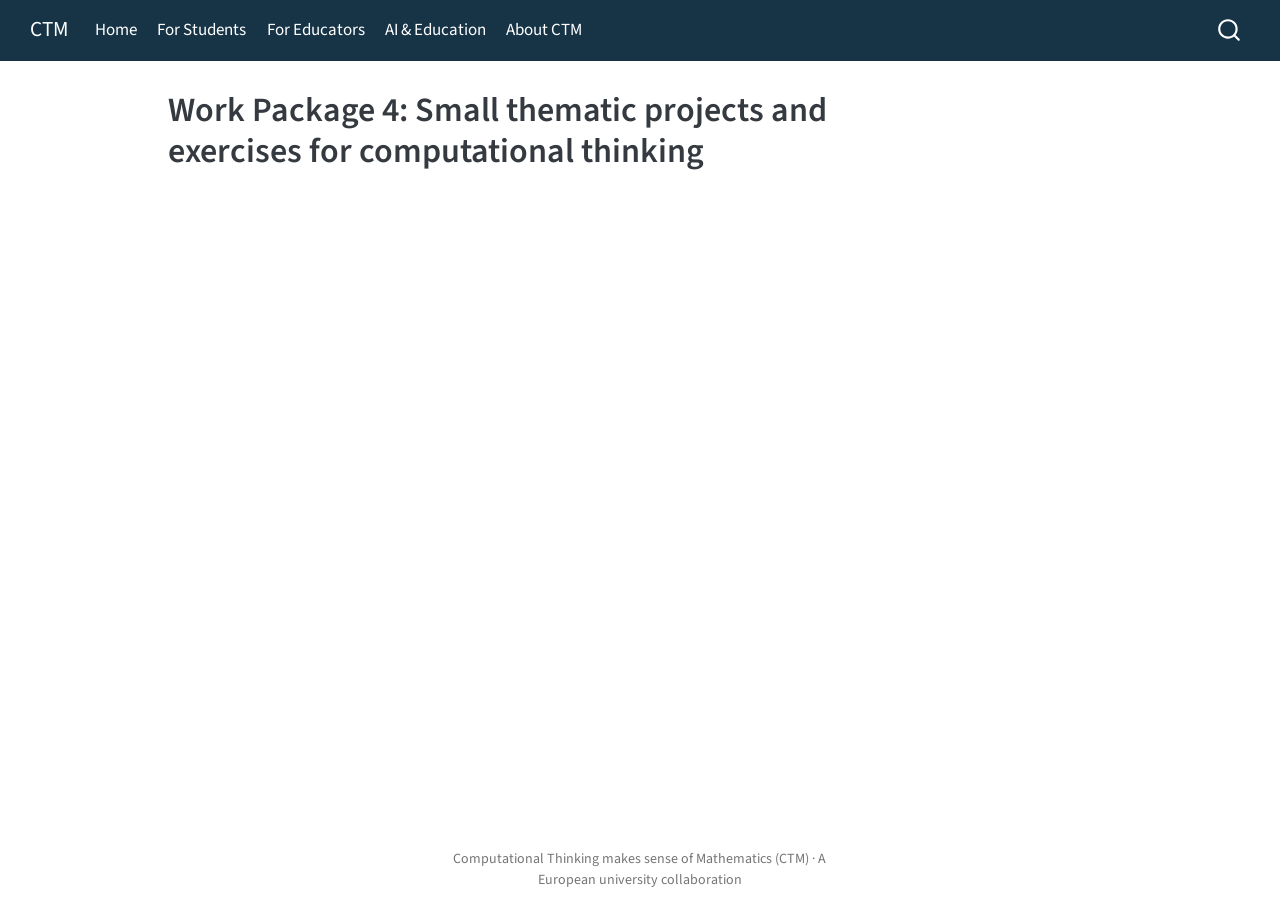
<file: wp4.html>
<!DOCTYPE html>
<html xmlns="http://www.w3.org/1999/xhtml" lang="en" xml:lang="en"><head>

<meta charset="utf-8">
<meta name="generator" content="quarto-1.11.9">

<meta name="viewport" content="width=device-width, initial-scale=1.0, user-scalable=yes">


<title>Work Package 4: Small thematic projects and exercises for computational thinking – CTM</title>
<style>
/* Default styles provided by pandoc.
** See https://pandoc.org/MANUAL.html#variables-for-html for config info.
*/
span.smallcaps{font-variant: small-caps;}
div.columns{display: flex; gap: 1.5em;}
div.column{flex: auto;}
@media screen {
div.columns{gap: min(4vw, 1.5em);}
div.column{overflow-x: auto;}
}
div.hanging-indent{margin-left: 1.5em; text-indent: -1.5em;}
ul.task-list{list-style: none;}
ul.task-list li input[type="checkbox"] {
  width: 0.8em;
  margin: 0 0.8em 0.2em -1em; /* quarto-specific, see https://github.com/quarto-dev/quarto-cli/issues/4556 */ 
  vertical-align: middle;
}
</style>


<script src="site_libs/quarto-nav/quarto-nav.js"></script>
<script src="site_libs/quarto-nav/headroom.min.js"></script>
<script src="site_libs/clipboard/clipboard.min.js"></script>
<script src="site_libs/quarto-search/autocomplete.umd.js"></script>
<script src="site_libs/quarto-search/fuse.min.js"></script>
<script src="site_libs/quarto-search/quarto-search.js"></script>
<meta name="quarto:offset" content="./">
<script src="site_libs/quarto-html/quarto.js" type="module"></script>
<script src="site_libs/quarto-html/tabsets/tabsets.js" type="module"></script>
<script src="site_libs/quarto-html/scrollable-regions/scrollable-regions.js" type="module"></script>
<script src="site_libs/quarto-html/popper.min.js"></script>
<script src="site_libs/quarto-html/tippy.umd.min.js"></script>
<link href="site_libs/quarto-html/tippy.css" rel="stylesheet">
<link href="site_libs/quarto-html/quarto-syntax-highlighting-63b5708e65d6cd79cd7618c58d0c21e7.css" rel="stylesheet" id="quarto-text-highlighting-styles">
<script src="site_libs/bootstrap/bootstrap.min.js"></script>
<link href="site_libs/bootstrap/bootstrap-icons.css" rel="stylesheet">
<link href="site_libs/bootstrap/bootstrap-f0a923e6bc806237824d8def66151ffa.min.css" rel="stylesheet" append-hash="true" id="quarto-bootstrap" data-mode="light">
<script id="quarto-search-options" type="application/json">{
  "location": "navbar",
  "copy-button": false,
  "collapse-after": 3,
  "panel-placement": "end",
  "type": "overlay",
  "limit": 50,
  "keyboard-shortcut": [
    "f",
    "/",
    "s"
  ],
  "show-item-context": false,
  "language": {
    "search-no-results-text": "No results",
    "search-matching-documents-text": "matching documents",
    "search-copy-link-title": "Copy link to search",
    "search-hide-matches-text": "Hide additional matches",
    "search-more-match-text": "more match in this document",
    "search-more-matches-text": "more matches in this document",
    "search-clear-button-title": "Clear",
    "search-text-placeholder": "",
    "search-detached-cancel-button-title": "Cancel",
    "search-submit-button-title": "Submit",
    "search-label": "Search"
  }
}</script>


<link rel="stylesheet" href="styles.css">
</head>

<body class="nav-fixed quarto-light"><a id="quarto-skip-link" class="visually-hidden-focusable" href="#quarto-document-content">Skip to main content</a>

<div id="quarto-search-results"></div>
  <header id="quarto-header" class="headroom fixed-top">
    <nav class="navbar navbar-expand-lg " data-bs-theme="dark" aria-label="Site">
      <div class="navbar-container container-fluid">
      <div class="navbar-brand-container mx-auto">
    <a class="navbar-brand" href="./index.html">
    <span class="navbar-title">CTM</span>
    </a>
  </div>
          <button class="navbar-toggler" type="button" data-bs-toggle="collapse" data-bs-target="#navbarCollapse" aria-controls="navbarCollapse" aria-expanded="false" aria-label="Toggle navigation" onclick="if (window.quartoToggleHeadroom) { window.quartoToggleHeadroom(); }">
  <span class="navbar-toggler-icon"></span>
</button>
          <div class="collapse navbar-collapse" id="navbarCollapse">
            <ul class="navbar-nav navbar-nav-scroll me-auto">
  <li class="nav-item">
    <a class="nav-link" href="./index.html"> 
<span class="menu-text">Home</span></a>
  </li>  
  <li class="nav-item">
    <a class="nav-link" href="./students.html"> 
<span class="menu-text">For Students</span></a>
  </li>  
  <li class="nav-item">
    <a class="nav-link" href="./educators.html"> 
<span class="menu-text">For Educators</span></a>
  </li>  
  <li class="nav-item">
    <a class="nav-link" href="./ai.html"> 
<span class="menu-text">AI &amp; Education</span></a>
  </li>  
  <li class="nav-item">
    <a class="nav-link" href="./about.html"> 
<span class="menu-text">About CTM</span></a>
  </li>  
</ul>
          </div> <!-- /navcollapse -->
            <div class="quarto-navbar-tools">
</div>
            <div id="quarto-search" class="" title="Search"></div>
      </div> <!-- /container-fluid -->
    </nav>
</header>
<!-- content -->
<div id="quarto-content" class="quarto-container page-columns page-rows-contents page-layout-article page-navbar">
<!-- sidebar -->
<!-- margin-sidebar -->
    <div id="quarto-margin-sidebar" class="sidebar margin-sidebar zindex-bottom">
        
    </div>
<!-- main -->
<main class="content" id="quarto-document-content" tabindex="-1">

<header id="title-block-header" class="quarto-title-block default">
<div class="quarto-title">
<h1 class="title">Work Package 4: Small thematic projects and exercises for computational thinking</h1>
</div>



<div class="quarto-title-meta">

    
  
    
  </div>
  


</header>





</main> <!-- /main -->
<script id="quarto-html-after-body" type="application/javascript">
  window.document.addEventListener("DOMContentLoaded", function (event) {
    const isCodeAnnotation = (el) => {
      for (const clz of el.classList) {
        if (clz.startsWith('code-annotation-')) {                     
          return true;
        }
      }
      return false;
    }
    const onCopySuccess = function(e) {
      // button target
      const button = e.trigger;
      // don't keep focus
      button.blur();
      // flash "checked"
      button.classList.add('code-copy-button-checked');
      var currentTitle = button.getAttribute("title");
      button.setAttribute("title", "Copied!");
      let tooltip;
      if (window.bootstrap) {
        button.setAttribute("data-bs-toggle", "tooltip");
        button.setAttribute("data-bs-placement", "left");
        button.setAttribute("data-bs-title", "Copied!");
        tooltip = new bootstrap.Tooltip(button, 
          { trigger: "manual", 
            customClass: "code-copy-button-tooltip",
            offset: [0, -8]});
        tooltip.show();    
      }
      setTimeout(function() {
        if (tooltip) {
          tooltip.hide();
          button.removeAttribute("data-bs-title");
          button.removeAttribute("data-bs-toggle");
          button.removeAttribute("data-bs-placement");
        }
        button.setAttribute("title", currentTitle);
        button.classList.remove('code-copy-button-checked');
      }, 1000);
      // clear code selection
      e.clearSelection();
    }
    const getTextToCopy = function(trigger) {
      const outerScaffold = trigger.parentElement.cloneNode(true);
      const codeEl = outerScaffold.querySelector('code');
      for (const childEl of codeEl.children) {
        if (isCodeAnnotation(childEl)) {
          childEl.remove();
        }
      }
      return codeEl.innerText;
    }
    const clipboard = new window.ClipboardJS('.code-copy-button:not([data-in-quarto-modal])', {
      text: getTextToCopy
    });
    clipboard.on('success', onCopySuccess);
    if (window.document.getElementById('quarto-embedded-source-code-modal')) {
      const clipboardModal = new window.ClipboardJS('.code-copy-button[data-in-quarto-modal]', {
        text: getTextToCopy,
        container: window.document.getElementById('quarto-embedded-source-code-modal')
      });
      clipboardModal.on('success', onCopySuccess);
    }
      var localhostRegex = new RegExp(/^(?:http|https):\/\/localhost\:?[0-9]*\//);
      var mailtoRegex = new RegExp(/^mailto:/);
        var filterRegex = new RegExp("https:\/\/dr-robertk\.github\.io\/ctm-quarto-page\/");
      const newWindowLabel = "(opens in a new tab)";
      const newWindowNoteId = "quarto-ext-newwindow-label";
      // Links reference one hidden label through aria-describedby, so the
      // announcement never changes their accessible name.
      var describeNewWindow = (link) => {
        if (!window.document.getElementById(newWindowNoteId)) {
          var newWindowNote = window.document.createElement("span");
          newWindowNote.id = newWindowNoteId;
          newWindowNote.hidden = true;
          newWindowNote.textContent = newWindowLabel;
          window.document.body.appendChild(newWindowNote);
        }
        var describedBy = (link.getAttribute("aria-describedby") || "").split(/\s+/).filter(Boolean);
        if (!describedBy.includes(newWindowNoteId)) {
          describedBy.push(newWindowNoteId);
          link.setAttribute("aria-describedby", describedBy.join(" "));
        }
      }
      var isInternal = (href) => {
          return filterRegex.test(href) || localhostRegex.test(href) || mailtoRegex.test(href);
      }
      // Inspect non-navigation links and adorn them if external
      window.quartoDecorateExternalLinks = function (root) {
     var links = (root || window.document).querySelectorAll('a[href]:not(.nav-link):not(.navbar-brand):not(.toc-action):not(.sidebar-link):not(.sidebar-item-toggle):not(.pagination-link):not(.no-external):not([aria-hidden]):not(.dropdown-item):not(.quarto-navigation-tool):not(.about-link)');
      for (var i=0; i<links.length; i++) {
        const link = links[i];
        if (!isInternal(link.href)) {
          // undo the damage that might have been done by quarto-nav.js in the case of
          // links that we want to consider external
          if (link.dataset.originalHref !== undefined) {
            link.href = link.dataset.originalHref;
          }
            // target, if specified
            link.setAttribute("target", "_blank");
            if (link.getAttribute("rel") === null) {
              link.setAttribute("rel", "noopener");
            }
            describeNewWindow(link);
          if (!link.classList.contains('no-external-icon')) {
          }
        }
      }
      };
      window.quartoDecorateExternalLinks(window.document);
    // Esc closes the popup (WCAG 1.4.13) and focus leaving both trigger and
    // popup closes it (WCAG 2.4.11); tippy handles neither for interactive popups.
    const hideOnEscAndFocusOut = {
      name: 'hideOnEscAndFocusOut',
      defaultValue: true,
      fn(instance) {
        const dismiss = () => {
          // A show scheduled by the trigger delay would otherwise reopen it
          instance.clearDelayTimeouts();
          instance.hide();
        };
        const onKeyDown = (event) => {
          if (event.key !== 'Escape') {
            return;
          }
          // Keep Esc from also reaching page handlers (e.g. reveal.js overview),
          // except an open reveal.js slide menu, which Esc should close too.
          // The menu handles keys only when its keyboard option is on.
          const menuHandlesEsc = window.Reveal?.getPlugin?.('menu')?.isOpen() &&
            window.Reveal.getConfig().menu?.keyboard !== false;
          if (!menuHandlesEsc) {
            event.stopPropagation();
          }
          if (instance.popper.contains(window.document.activeElement)) {
            // Disabled while refocusing so the focus trigger does not reopen it
            instance.disable();
            instance.reference.focus();
            instance.enable();
          }
          dismiss();
        };
        const onFocusOut = (event) => {
          const target = event.relatedTarget;
          if (target && !instance.reference.contains(target) &&
              !instance.popper.contains(target)) {
            dismiss();
          }
        };
        // On the trigger too: a click trigger (code-annotations: select) has no
        // blur handling. Attached for the instance's lifetime so leaving the
        // trigger also cancels a show still pending on the trigger delay.
        instance.reference.addEventListener('focusout', onFocusOut);
        return {
          onShow() {
            window.document.addEventListener('keydown', onKeyDown, true);
            instance.popper.addEventListener('focusout', onFocusOut);
          },
          onHide() {
            window.document.removeEventListener('keydown', onKeyDown, true);
            instance.popper.removeEventListener('focusout', onFocusOut);
          },
          onDestroy() {
            instance.reference.removeEventListener('focusout', onFocusOut);
          },
        };
      },
    };
    function tippyHover(el, contentFn, onTriggerFn, onUntriggerFn) {
      const config = {
        allowHTML: true,
        maxWidth: 500,
        delay: 100,
        arrow: false,
        appendTo: function(el) {
            return el.parentElement;
        },
        interactive: true,
        interactiveBorder: 10,
        theme: 'quarto',
        placement: 'bottom-start',
        plugins: [hideOnEscAndFocusOut],
      };
      if (contentFn) {
        config.content = contentFn;
      }
      if (onTriggerFn) {
        config.onTrigger = onTriggerFn;
      }
      if (onUntriggerFn) {
        config.onUntrigger = onUntriggerFn;
      }
      window.tippy(el, config); 
    }
    const noterefs = window.document.querySelectorAll('a[role="doc-noteref"]');
    for (var i=0; i<noterefs.length; i++) {
      const ref = noterefs[i];
      tippyHover(ref, function() {
        // use id or data attribute instead here
        let href = ref.getAttribute('data-footnote-href') || ref.getAttribute('href');
        try { href = new URL(href).hash; } catch {}
        const id = href.replace(/^#\/?/, "");
        const note = window.document.getElementById(id);
        if (note) {
          return note.innerHTML;
        } else {
          return "";
        }
      });
    }
    const xrefs = window.document.querySelectorAll('a.quarto-xref');
    const processXRef = (id, note) => {
      // Strip column container classes
      const stripColumnClz = (el) => {
        el.classList.remove("page-full", "page-columns");
        if (el.children) {
          for (const child of el.children) {
            stripColumnClz(child);
          }
        }
      }
      stripColumnClz(note)
      if (id === null || id.startsWith('sec-')) {
        // Special case sections, only their first couple elements
        const container = document.createElement("div");
        if (note.children && note.children.length > 2) {
          container.appendChild(note.children[0].cloneNode(true));
          for (let i = 1; i < note.children.length; i++) {
            const child = note.children[i];
            if (child.tagName === "P" && child.innerText === "") {
              continue;
            } else {
              container.appendChild(child.cloneNode(true));
              break;
            }
          }
          if (window.Quarto?.typesetMath) {
            window.Quarto.typesetMath(container);
          }
          return container.innerHTML
        } else {
          if (window.Quarto?.typesetMath) {
            window.Quarto.typesetMath(note);
          }
          return note.innerHTML;
        }
      } else {
        // Remove any anchor links if they are present
        const anchorLink = note.querySelector('a.anchorjs-link');
        if (anchorLink) {
          anchorLink.remove();
        }
        if (window.Quarto?.typesetMath) {
          window.Quarto.typesetMath(note);
        }
        if (note.classList.contains("callout")) {
          return note.outerHTML;
        } else {
          return note.innerHTML;
        }
      }
    }
    for (var i=0; i<xrefs.length; i++) {
      const xref = xrefs[i];
      tippyHover(xref, undefined, function(instance) {
        instance.disable();
        let url = xref.getAttribute('href');
        let hash = undefined; 
        if (url.startsWith('#')) {
          hash = url;
        } else {
          try { hash = new URL(url).hash; } catch {}
        }
        if (hash) {
          const id = hash.replace(/^#\/?/, "");
          const note = window.document.getElementById(id);
          if (note !== null) {
            try {
              const html = processXRef(id, note.cloneNode(true));
              instance.setContent(html);
            } finally {
              instance.enable();
              instance.show();
            }
          } else {
            // See if we can fetch this
            fetch(url.split('#')[0])
            .then(res => res.text())
            .then(html => {
              const parser = new DOMParser();
              const htmlDoc = parser.parseFromString(html, "text/html");
              const note = htmlDoc.getElementById(id);
              if (note !== null) {
                const html = processXRef(id, note);
                instance.setContent(html);
              } 
            }).finally(() => {
              instance.enable();
              instance.show();
            });
          }
        } else {
          // See if we can fetch a full url (with no hash to target)
          // This is a special case and we should probably do some content thinning / targeting
          fetch(url)
          .then(res => res.text())
          .then(html => {
            const parser = new DOMParser();
            const htmlDoc = parser.parseFromString(html, "text/html");
            const note = htmlDoc.querySelector('main.content');
            if (note !== null) {
              // This should only happen for chapter cross references
              // (since there is no id in the URL)
              // remove the first header
              if (note.children.length > 0 && note.children[0].tagName === "HEADER") {
                note.children[0].remove();
              }
              const html = processXRef(null, note);
              instance.setContent(html);
            } 
          }).finally(() => {
            instance.enable();
            instance.show();
          });
        }
      }, function(instance) {
      });
    }
        let selectedAnnoteEl;
        const selectorForAnnotation = ( cell, annotation) => {
          let cellAttr = 'data-code-cell="' + cell + '"';
          let lineAttr = 'data-code-annotation="' +  annotation + '"';
          const selector = 'span[' + cellAttr + '][' + lineAttr + ']';
          return selector;
        }
        const selectCodeLines = (annoteEl) => {
          const doc = window.document;
          const targetCell = annoteEl.getAttribute("data-target-cell");
          const targetAnnotation = annoteEl.getAttribute("data-target-annotation");
          const annoteSpan = window.document.querySelector(selectorForAnnotation(targetCell, targetAnnotation));
          const lines = annoteSpan.getAttribute("data-code-lines").split(",");
          const lineIds = lines.map((line) => {
            return targetCell + "-" + line;
          })
          // Each band is positioned against its own containing block, which is
          // not the offsetParent of the lines, so place it from client rects.
          const placeBand = (band, firstEl, lastEl, codeBlock) => {
            const container = band.offsetParent;
            if (container === null) {
              return;
            }
            const containerRect = container.getBoundingClientRect();
            // Reveal.js scales slides with a transform, so convert client
            // pixels back to the CSS pixels of the container.
            const scale = containerRect.height / container.offsetHeight || 1;
            const firstRect = firstEl.getBoundingClientRect();
            const lastRect = lastEl.getBoundingClientRect();
            const top = (firstRect.top - containerRect.top) / scale - container.clientTop + container.scrollTop;
            const height = (lastRect.bottom - firstRect.top) / scale;
            band.style.top = top - 2 + "px";
            band.style.height = height + 4 + "px";
            if (codeBlock) {
              // Without the copy button wrapper, the containing block is wider
              // than the code block, so span the code block explicitly.
              const blockRect = codeBlock.getBoundingClientRect();
              band.style.left = (blockRect.left - containerRect.left) / scale - container.clientLeft + container.scrollLeft + "px";
              band.style.width = blockRect.width / scale + "px";
            }
          };
          if (lineIds.length > 0) {
            const el = window.document.getElementById(lineIds[0]);
            const lastEl = window.document.getElementById(lineIds[lineIds.length - 1]);
            const parent = el.parentElement.parentElement;
            // cook up a div (if necessary) and position it
            let div = window.document.getElementById("code-annotation-line-highlight");
            if (div === null) {
              div = window.document.createElement("div");
              div.setAttribute("id", "code-annotation-line-highlight");
              div.style.position = 'absolute';
              parent.appendChild(div);
            }
            placeBand(div, el, lastEl, parent.closest("div.sourceCode") || parent);
            let gutterDiv = window.document.getElementById("code-annotation-line-highlight-gutter");
            if (gutterDiv === null) {
              gutterDiv = window.document.createElement("div");
              gutterDiv.setAttribute("id", "code-annotation-line-highlight-gutter");
              gutterDiv.style.position = 'absolute';
              const codeCell = window.document.getElementById(targetCell);
              const gutter = codeCell.querySelector('.code-annotation-gutter');
              gutter.appendChild(gutterDiv);
            }
            placeBand(gutterDiv, el, lastEl);
            selectedAnnoteEl = annoteEl;
          }
        };
        const unselectCodeLines = () => {
          const elementsIds = ["code-annotation-line-highlight", "code-annotation-line-highlight-gutter"];
          elementsIds.forEach((elId) => {
            const div = window.document.getElementById(elId);
            if (div) {
              div.remove();
            }
          });
          selectedAnnoteEl = undefined;
        };
          // Handle positioning of the toggle
      window.addEventListener(
        "resize",
        throttle(() => {
          elRect = undefined;
          if (selectedAnnoteEl) {
            selectCodeLines(selectedAnnoteEl);
          }
        }, 10)
      );
      function throttle(fn, ms) {
      let throttle = false;
      let timer;
        return (...args) => {
          if(!throttle) { // first call gets through
              fn.apply(this, args);
              throttle = true;
          } else { // all the others get throttled
              if(timer) clearTimeout(timer); // cancel #2
              timer = setTimeout(() => {
                fn.apply(this, args);
                timer = throttle = false;
              }, ms);
          }
        };
      }
        // Attach click handler to the DT
        const annoteDls = window.document.querySelectorAll('dt[data-target-cell]');
        for (const annoteDlNode of annoteDls) {
          annoteDlNode.addEventListener('click', (event) => {
            const clickedEl = event.target;
            if (clickedEl !== selectedAnnoteEl) {
              unselectCodeLines();
              const activeEl = window.document.querySelector('dt[data-target-cell].code-annotation-active');
              if (activeEl) {
                activeEl.classList.remove('code-annotation-active');
              }
              selectCodeLines(clickedEl);
              clickedEl.classList.add('code-annotation-active');
            } else {
              // Unselect the line
              unselectCodeLines();
              clickedEl.classList.remove('code-annotation-active');
            }
          });
        }
    const findCites = (el) => {
      const parentEl = el.parentElement;
      if (parentEl) {
        const cites = parentEl.dataset.cites;
        if (cites) {
          return {
            el,
            cites: cites.split(' ')
          };
        } else {
          return findCites(el.parentElement)
        }
      } else {
        return undefined;
      }
    };
    var bibliorefs = window.document.querySelectorAll('a[role="doc-biblioref"]');
    for (var i=0; i<bibliorefs.length; i++) {
      const ref = bibliorefs[i];
      const citeInfo = findCites(ref);
      if (citeInfo) {
        tippyHover(citeInfo.el, function() {
          var popup = window.document.createElement('div');
          citeInfo.cites.forEach(function(cite) {
            var citeDiv = window.document.createElement('div');
            citeDiv.classList.add('hanging-indent');
            citeDiv.classList.add('csl-entry');
            var biblioDiv = window.document.getElementById('ref-' + cite);
            if (biblioDiv) {
              citeDiv.innerHTML = biblioDiv.innerHTML;
            }
            popup.appendChild(citeDiv);
          });
          return popup.innerHTML;
        });
      }
    }
  });
  </script>
  <script type="application/javascript">
  window.quartoScrollableRegionsLabels = {"code":"Scrollable code","output":"Scrollable output"};
  </script>
</div> <!-- /content -->
<footer class="footer">
  <div class="nav-footer">
    <div class="nav-footer-left">
      &nbsp;
    </div>   
    <div class="nav-footer-center">
<p>Computational Thinking makes sense of Mathematics (CTM) · A European university collaboration</p>
</div>
    <div class="nav-footer-right">
      &nbsp;
    </div>
  </div>
</footer>




</body></html>
</file>
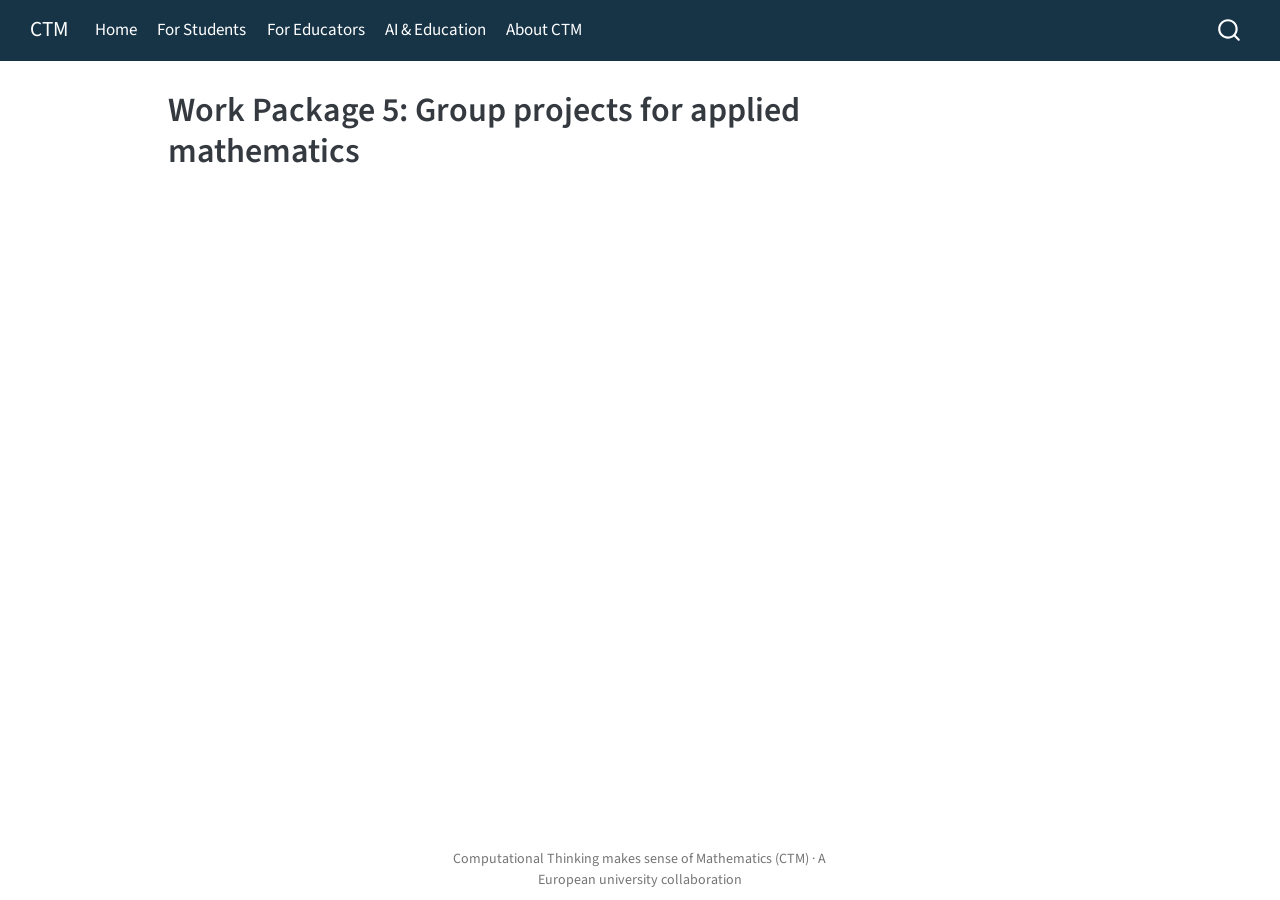
<file: wp5.html>
<!DOCTYPE html>
<html xmlns="http://www.w3.org/1999/xhtml" lang="en" xml:lang="en"><head>

<meta charset="utf-8">
<meta name="generator" content="quarto-1.11.9">

<meta name="viewport" content="width=device-width, initial-scale=1.0, user-scalable=yes">


<title>Work Package 5: Group projects for applied mathematics – CTM</title>
<style>
/* Default styles provided by pandoc.
** See https://pandoc.org/MANUAL.html#variables-for-html for config info.
*/
span.smallcaps{font-variant: small-caps;}
div.columns{display: flex; gap: 1.5em;}
div.column{flex: auto;}
@media screen {
div.columns{gap: min(4vw, 1.5em);}
div.column{overflow-x: auto;}
}
div.hanging-indent{margin-left: 1.5em; text-indent: -1.5em;}
ul.task-list{list-style: none;}
ul.task-list li input[type="checkbox"] {
  width: 0.8em;
  margin: 0 0.8em 0.2em -1em; /* quarto-specific, see https://github.com/quarto-dev/quarto-cli/issues/4556 */ 
  vertical-align: middle;
}
</style>


<script src="site_libs/quarto-nav/quarto-nav.js"></script>
<script src="site_libs/quarto-nav/headroom.min.js"></script>
<script src="site_libs/clipboard/clipboard.min.js"></script>
<script src="site_libs/quarto-search/autocomplete.umd.js"></script>
<script src="site_libs/quarto-search/fuse.min.js"></script>
<script src="site_libs/quarto-search/quarto-search.js"></script>
<meta name="quarto:offset" content="./">
<script src="site_libs/quarto-html/quarto.js" type="module"></script>
<script src="site_libs/quarto-html/tabsets/tabsets.js" type="module"></script>
<script src="site_libs/quarto-html/scrollable-regions/scrollable-regions.js" type="module"></script>
<script src="site_libs/quarto-html/popper.min.js"></script>
<script src="site_libs/quarto-html/tippy.umd.min.js"></script>
<link href="site_libs/quarto-html/tippy.css" rel="stylesheet">
<link href="site_libs/quarto-html/quarto-syntax-highlighting-63b5708e65d6cd79cd7618c58d0c21e7.css" rel="stylesheet" id="quarto-text-highlighting-styles">
<script src="site_libs/bootstrap/bootstrap.min.js"></script>
<link href="site_libs/bootstrap/bootstrap-icons.css" rel="stylesheet">
<link href="site_libs/bootstrap/bootstrap-f0a923e6bc806237824d8def66151ffa.min.css" rel="stylesheet" append-hash="true" id="quarto-bootstrap" data-mode="light">
<script id="quarto-search-options" type="application/json">{
  "location": "navbar",
  "copy-button": false,
  "collapse-after": 3,
  "panel-placement": "end",
  "type": "overlay",
  "limit": 50,
  "keyboard-shortcut": [
    "f",
    "/",
    "s"
  ],
  "show-item-context": false,
  "language": {
    "search-no-results-text": "No results",
    "search-matching-documents-text": "matching documents",
    "search-copy-link-title": "Copy link to search",
    "search-hide-matches-text": "Hide additional matches",
    "search-more-match-text": "more match in this document",
    "search-more-matches-text": "more matches in this document",
    "search-clear-button-title": "Clear",
    "search-text-placeholder": "",
    "search-detached-cancel-button-title": "Cancel",
    "search-submit-button-title": "Submit",
    "search-label": "Search"
  }
}</script>


<link rel="stylesheet" href="styles.css">
</head>

<body class="nav-fixed quarto-light"><a id="quarto-skip-link" class="visually-hidden-focusable" href="#quarto-document-content">Skip to main content</a>

<div id="quarto-search-results"></div>
  <header id="quarto-header" class="headroom fixed-top">
    <nav class="navbar navbar-expand-lg " data-bs-theme="dark" aria-label="Site">
      <div class="navbar-container container-fluid">
      <div class="navbar-brand-container mx-auto">
    <a class="navbar-brand" href="./index.html">
    <span class="navbar-title">CTM</span>
    </a>
  </div>
          <button class="navbar-toggler" type="button" data-bs-toggle="collapse" data-bs-target="#navbarCollapse" aria-controls="navbarCollapse" aria-expanded="false" aria-label="Toggle navigation" onclick="if (window.quartoToggleHeadroom) { window.quartoToggleHeadroom(); }">
  <span class="navbar-toggler-icon"></span>
</button>
          <div class="collapse navbar-collapse" id="navbarCollapse">
            <ul class="navbar-nav navbar-nav-scroll me-auto">
  <li class="nav-item">
    <a class="nav-link" href="./index.html"> 
<span class="menu-text">Home</span></a>
  </li>  
  <li class="nav-item">
    <a class="nav-link" href="./students.html"> 
<span class="menu-text">For Students</span></a>
  </li>  
  <li class="nav-item">
    <a class="nav-link" href="./educators.html"> 
<span class="menu-text">For Educators</span></a>
  </li>  
  <li class="nav-item">
    <a class="nav-link" href="./ai.html"> 
<span class="menu-text">AI &amp; Education</span></a>
  </li>  
  <li class="nav-item">
    <a class="nav-link" href="./about.html"> 
<span class="menu-text">About CTM</span></a>
  </li>  
</ul>
          </div> <!-- /navcollapse -->
            <div class="quarto-navbar-tools">
</div>
            <div id="quarto-search" class="" title="Search"></div>
      </div> <!-- /container-fluid -->
    </nav>
</header>
<!-- content -->
<div id="quarto-content" class="quarto-container page-columns page-rows-contents page-layout-article page-navbar">
<!-- sidebar -->
<!-- margin-sidebar -->
    <div id="quarto-margin-sidebar" class="sidebar margin-sidebar zindex-bottom">
        
    </div>
<!-- main -->
<main class="content" id="quarto-document-content" tabindex="-1">

<header id="title-block-header" class="quarto-title-block default">
<div class="quarto-title">
<h1 class="title">Work Package 5: Group projects for applied mathematics</h1>
</div>



<div class="quarto-title-meta">

    
  
    
  </div>
  


</header>





</main> <!-- /main -->
<script id="quarto-html-after-body" type="application/javascript">
  window.document.addEventListener("DOMContentLoaded", function (event) {
    const isCodeAnnotation = (el) => {
      for (const clz of el.classList) {
        if (clz.startsWith('code-annotation-')) {                     
          return true;
        }
      }
      return false;
    }
    const onCopySuccess = function(e) {
      // button target
      const button = e.trigger;
      // don't keep focus
      button.blur();
      // flash "checked"
      button.classList.add('code-copy-button-checked');
      var currentTitle = button.getAttribute("title");
      button.setAttribute("title", "Copied!");
      let tooltip;
      if (window.bootstrap) {
        button.setAttribute("data-bs-toggle", "tooltip");
        button.setAttribute("data-bs-placement", "left");
        button.setAttribute("data-bs-title", "Copied!");
        tooltip = new bootstrap.Tooltip(button, 
          { trigger: "manual", 
            customClass: "code-copy-button-tooltip",
            offset: [0, -8]});
        tooltip.show();    
      }
      setTimeout(function() {
        if (tooltip) {
          tooltip.hide();
          button.removeAttribute("data-bs-title");
          button.removeAttribute("data-bs-toggle");
          button.removeAttribute("data-bs-placement");
        }
        button.setAttribute("title", currentTitle);
        button.classList.remove('code-copy-button-checked');
      }, 1000);
      // clear code selection
      e.clearSelection();
    }
    const getTextToCopy = function(trigger) {
      const outerScaffold = trigger.parentElement.cloneNode(true);
      const codeEl = outerScaffold.querySelector('code');
      for (const childEl of codeEl.children) {
        if (isCodeAnnotation(childEl)) {
          childEl.remove();
        }
      }
      return codeEl.innerText;
    }
    const clipboard = new window.ClipboardJS('.code-copy-button:not([data-in-quarto-modal])', {
      text: getTextToCopy
    });
    clipboard.on('success', onCopySuccess);
    if (window.document.getElementById('quarto-embedded-source-code-modal')) {
      const clipboardModal = new window.ClipboardJS('.code-copy-button[data-in-quarto-modal]', {
        text: getTextToCopy,
        container: window.document.getElementById('quarto-embedded-source-code-modal')
      });
      clipboardModal.on('success', onCopySuccess);
    }
      var localhostRegex = new RegExp(/^(?:http|https):\/\/localhost\:?[0-9]*\//);
      var mailtoRegex = new RegExp(/^mailto:/);
        var filterRegex = new RegExp("https:\/\/dr-robertk\.github\.io\/ctm-quarto-page\/");
      const newWindowLabel = "(opens in a new tab)";
      const newWindowNoteId = "quarto-ext-newwindow-label";
      // Links reference one hidden label through aria-describedby, so the
      // announcement never changes their accessible name.
      var describeNewWindow = (link) => {
        if (!window.document.getElementById(newWindowNoteId)) {
          var newWindowNote = window.document.createElement("span");
          newWindowNote.id = newWindowNoteId;
          newWindowNote.hidden = true;
          newWindowNote.textContent = newWindowLabel;
          window.document.body.appendChild(newWindowNote);
        }
        var describedBy = (link.getAttribute("aria-describedby") || "").split(/\s+/).filter(Boolean);
        if (!describedBy.includes(newWindowNoteId)) {
          describedBy.push(newWindowNoteId);
          link.setAttribute("aria-describedby", describedBy.join(" "));
        }
      }
      var isInternal = (href) => {
          return filterRegex.test(href) || localhostRegex.test(href) || mailtoRegex.test(href);
      }
      // Inspect non-navigation links and adorn them if external
      window.quartoDecorateExternalLinks = function (root) {
     var links = (root || window.document).querySelectorAll('a[href]:not(.nav-link):not(.navbar-brand):not(.toc-action):not(.sidebar-link):not(.sidebar-item-toggle):not(.pagination-link):not(.no-external):not([aria-hidden]):not(.dropdown-item):not(.quarto-navigation-tool):not(.about-link)');
      for (var i=0; i<links.length; i++) {
        const link = links[i];
        if (!isInternal(link.href)) {
          // undo the damage that might have been done by quarto-nav.js in the case of
          // links that we want to consider external
          if (link.dataset.originalHref !== undefined) {
            link.href = link.dataset.originalHref;
          }
            // target, if specified
            link.setAttribute("target", "_blank");
            if (link.getAttribute("rel") === null) {
              link.setAttribute("rel", "noopener");
            }
            describeNewWindow(link);
          if (!link.classList.contains('no-external-icon')) {
          }
        }
      }
      };
      window.quartoDecorateExternalLinks(window.document);
    // Esc closes the popup (WCAG 1.4.13) and focus leaving both trigger and
    // popup closes it (WCAG 2.4.11); tippy handles neither for interactive popups.
    const hideOnEscAndFocusOut = {
      name: 'hideOnEscAndFocusOut',
      defaultValue: true,
      fn(instance) {
        const dismiss = () => {
          // A show scheduled by the trigger delay would otherwise reopen it
          instance.clearDelayTimeouts();
          instance.hide();
        };
        const onKeyDown = (event) => {
          if (event.key !== 'Escape') {
            return;
          }
          // Keep Esc from also reaching page handlers (e.g. reveal.js overview),
          // except an open reveal.js slide menu, which Esc should close too.
          // The menu handles keys only when its keyboard option is on.
          const menuHandlesEsc = window.Reveal?.getPlugin?.('menu')?.isOpen() &&
            window.Reveal.getConfig().menu?.keyboard !== false;
          if (!menuHandlesEsc) {
            event.stopPropagation();
          }
          if (instance.popper.contains(window.document.activeElement)) {
            // Disabled while refocusing so the focus trigger does not reopen it
            instance.disable();
            instance.reference.focus();
            instance.enable();
          }
          dismiss();
        };
        const onFocusOut = (event) => {
          const target = event.relatedTarget;
          if (target && !instance.reference.contains(target) &&
              !instance.popper.contains(target)) {
            dismiss();
          }
        };
        // On the trigger too: a click trigger (code-annotations: select) has no
        // blur handling. Attached for the instance's lifetime so leaving the
        // trigger also cancels a show still pending on the trigger delay.
        instance.reference.addEventListener('focusout', onFocusOut);
        return {
          onShow() {
            window.document.addEventListener('keydown', onKeyDown, true);
            instance.popper.addEventListener('focusout', onFocusOut);
          },
          onHide() {
            window.document.removeEventListener('keydown', onKeyDown, true);
            instance.popper.removeEventListener('focusout', onFocusOut);
          },
          onDestroy() {
            instance.reference.removeEventListener('focusout', onFocusOut);
          },
        };
      },
    };
    function tippyHover(el, contentFn, onTriggerFn, onUntriggerFn) {
      const config = {
        allowHTML: true,
        maxWidth: 500,
        delay: 100,
        arrow: false,
        appendTo: function(el) {
            return el.parentElement;
        },
        interactive: true,
        interactiveBorder: 10,
        theme: 'quarto',
        placement: 'bottom-start',
        plugins: [hideOnEscAndFocusOut],
      };
      if (contentFn) {
        config.content = contentFn;
      }
      if (onTriggerFn) {
        config.onTrigger = onTriggerFn;
      }
      if (onUntriggerFn) {
        config.onUntrigger = onUntriggerFn;
      }
      window.tippy(el, config); 
    }
    const noterefs = window.document.querySelectorAll('a[role="doc-noteref"]');
    for (var i=0; i<noterefs.length; i++) {
      const ref = noterefs[i];
      tippyHover(ref, function() {
        // use id or data attribute instead here
        let href = ref.getAttribute('data-footnote-href') || ref.getAttribute('href');
        try { href = new URL(href).hash; } catch {}
        const id = href.replace(/^#\/?/, "");
        const note = window.document.getElementById(id);
        if (note) {
          return note.innerHTML;
        } else {
          return "";
        }
      });
    }
    const xrefs = window.document.querySelectorAll('a.quarto-xref');
    const processXRef = (id, note) => {
      // Strip column container classes
      const stripColumnClz = (el) => {
        el.classList.remove("page-full", "page-columns");
        if (el.children) {
          for (const child of el.children) {
            stripColumnClz(child);
          }
        }
      }
      stripColumnClz(note)
      if (id === null || id.startsWith('sec-')) {
        // Special case sections, only their first couple elements
        const container = document.createElement("div");
        if (note.children && note.children.length > 2) {
          container.appendChild(note.children[0].cloneNode(true));
          for (let i = 1; i < note.children.length; i++) {
            const child = note.children[i];
            if (child.tagName === "P" && child.innerText === "") {
              continue;
            } else {
              container.appendChild(child.cloneNode(true));
              break;
            }
          }
          if (window.Quarto?.typesetMath) {
            window.Quarto.typesetMath(container);
          }
          return container.innerHTML
        } else {
          if (window.Quarto?.typesetMath) {
            window.Quarto.typesetMath(note);
          }
          return note.innerHTML;
        }
      } else {
        // Remove any anchor links if they are present
        const anchorLink = note.querySelector('a.anchorjs-link');
        if (anchorLink) {
          anchorLink.remove();
        }
        if (window.Quarto?.typesetMath) {
          window.Quarto.typesetMath(note);
        }
        if (note.classList.contains("callout")) {
          return note.outerHTML;
        } else {
          return note.innerHTML;
        }
      }
    }
    for (var i=0; i<xrefs.length; i++) {
      const xref = xrefs[i];
      tippyHover(xref, undefined, function(instance) {
        instance.disable();
        let url = xref.getAttribute('href');
        let hash = undefined; 
        if (url.startsWith('#')) {
          hash = url;
        } else {
          try { hash = new URL(url).hash; } catch {}
        }
        if (hash) {
          const id = hash.replace(/^#\/?/, "");
          const note = window.document.getElementById(id);
          if (note !== null) {
            try {
              const html = processXRef(id, note.cloneNode(true));
              instance.setContent(html);
            } finally {
              instance.enable();
              instance.show();
            }
          } else {
            // See if we can fetch this
            fetch(url.split('#')[0])
            .then(res => res.text())
            .then(html => {
              const parser = new DOMParser();
              const htmlDoc = parser.parseFromString(html, "text/html");
              const note = htmlDoc.getElementById(id);
              if (note !== null) {
                const html = processXRef(id, note);
                instance.setContent(html);
              } 
            }).finally(() => {
              instance.enable();
              instance.show();
            });
          }
        } else {
          // See if we can fetch a full url (with no hash to target)
          // This is a special case and we should probably do some content thinning / targeting
          fetch(url)
          .then(res => res.text())
          .then(html => {
            const parser = new DOMParser();
            const htmlDoc = parser.parseFromString(html, "text/html");
            const note = htmlDoc.querySelector('main.content');
            if (note !== null) {
              // This should only happen for chapter cross references
              // (since there is no id in the URL)
              // remove the first header
              if (note.children.length > 0 && note.children[0].tagName === "HEADER") {
                note.children[0].remove();
              }
              const html = processXRef(null, note);
              instance.setContent(html);
            } 
          }).finally(() => {
            instance.enable();
            instance.show();
          });
        }
      }, function(instance) {
      });
    }
        let selectedAnnoteEl;
        const selectorForAnnotation = ( cell, annotation) => {
          let cellAttr = 'data-code-cell="' + cell + '"';
          let lineAttr = 'data-code-annotation="' +  annotation + '"';
          const selector = 'span[' + cellAttr + '][' + lineAttr + ']';
          return selector;
        }
        const selectCodeLines = (annoteEl) => {
          const doc = window.document;
          const targetCell = annoteEl.getAttribute("data-target-cell");
          const targetAnnotation = annoteEl.getAttribute("data-target-annotation");
          const annoteSpan = window.document.querySelector(selectorForAnnotation(targetCell, targetAnnotation));
          const lines = annoteSpan.getAttribute("data-code-lines").split(",");
          const lineIds = lines.map((line) => {
            return targetCell + "-" + line;
          })
          // Each band is positioned against its own containing block, which is
          // not the offsetParent of the lines, so place it from client rects.
          const placeBand = (band, firstEl, lastEl, codeBlock) => {
            const container = band.offsetParent;
            if (container === null) {
              return;
            }
            const containerRect = container.getBoundingClientRect();
            // Reveal.js scales slides with a transform, so convert client
            // pixels back to the CSS pixels of the container.
            const scale = containerRect.height / container.offsetHeight || 1;
            const firstRect = firstEl.getBoundingClientRect();
            const lastRect = lastEl.getBoundingClientRect();
            const top = (firstRect.top - containerRect.top) / scale - container.clientTop + container.scrollTop;
            const height = (lastRect.bottom - firstRect.top) / scale;
            band.style.top = top - 2 + "px";
            band.style.height = height + 4 + "px";
            if (codeBlock) {
              // Without the copy button wrapper, the containing block is wider
              // than the code block, so span the code block explicitly.
              const blockRect = codeBlock.getBoundingClientRect();
              band.style.left = (blockRect.left - containerRect.left) / scale - container.clientLeft + container.scrollLeft + "px";
              band.style.width = blockRect.width / scale + "px";
            }
          };
          if (lineIds.length > 0) {
            const el = window.document.getElementById(lineIds[0]);
            const lastEl = window.document.getElementById(lineIds[lineIds.length - 1]);
            const parent = el.parentElement.parentElement;
            // cook up a div (if necessary) and position it
            let div = window.document.getElementById("code-annotation-line-highlight");
            if (div === null) {
              div = window.document.createElement("div");
              div.setAttribute("id", "code-annotation-line-highlight");
              div.style.position = 'absolute';
              parent.appendChild(div);
            }
            placeBand(div, el, lastEl, parent.closest("div.sourceCode") || parent);
            let gutterDiv = window.document.getElementById("code-annotation-line-highlight-gutter");
            if (gutterDiv === null) {
              gutterDiv = window.document.createElement("div");
              gutterDiv.setAttribute("id", "code-annotation-line-highlight-gutter");
              gutterDiv.style.position = 'absolute';
              const codeCell = window.document.getElementById(targetCell);
              const gutter = codeCell.querySelector('.code-annotation-gutter');
              gutter.appendChild(gutterDiv);
            }
            placeBand(gutterDiv, el, lastEl);
            selectedAnnoteEl = annoteEl;
          }
        };
        const unselectCodeLines = () => {
          const elementsIds = ["code-annotation-line-highlight", "code-annotation-line-highlight-gutter"];
          elementsIds.forEach((elId) => {
            const div = window.document.getElementById(elId);
            if (div) {
              div.remove();
            }
          });
          selectedAnnoteEl = undefined;
        };
          // Handle positioning of the toggle
      window.addEventListener(
        "resize",
        throttle(() => {
          elRect = undefined;
          if (selectedAnnoteEl) {
            selectCodeLines(selectedAnnoteEl);
          }
        }, 10)
      );
      function throttle(fn, ms) {
      let throttle = false;
      let timer;
        return (...args) => {
          if(!throttle) { // first call gets through
              fn.apply(this, args);
              throttle = true;
          } else { // all the others get throttled
              if(timer) clearTimeout(timer); // cancel #2
              timer = setTimeout(() => {
                fn.apply(this, args);
                timer = throttle = false;
              }, ms);
          }
        };
      }
        // Attach click handler to the DT
        const annoteDls = window.document.querySelectorAll('dt[data-target-cell]');
        for (const annoteDlNode of annoteDls) {
          annoteDlNode.addEventListener('click', (event) => {
            const clickedEl = event.target;
            if (clickedEl !== selectedAnnoteEl) {
              unselectCodeLines();
              const activeEl = window.document.querySelector('dt[data-target-cell].code-annotation-active');
              if (activeEl) {
                activeEl.classList.remove('code-annotation-active');
              }
              selectCodeLines(clickedEl);
              clickedEl.classList.add('code-annotation-active');
            } else {
              // Unselect the line
              unselectCodeLines();
              clickedEl.classList.remove('code-annotation-active');
            }
          });
        }
    const findCites = (el) => {
      const parentEl = el.parentElement;
      if (parentEl) {
        const cites = parentEl.dataset.cites;
        if (cites) {
          return {
            el,
            cites: cites.split(' ')
          };
        } else {
          return findCites(el.parentElement)
        }
      } else {
        return undefined;
      }
    };
    var bibliorefs = window.document.querySelectorAll('a[role="doc-biblioref"]');
    for (var i=0; i<bibliorefs.length; i++) {
      const ref = bibliorefs[i];
      const citeInfo = findCites(ref);
      if (citeInfo) {
        tippyHover(citeInfo.el, function() {
          var popup = window.document.createElement('div');
          citeInfo.cites.forEach(function(cite) {
            var citeDiv = window.document.createElement('div');
            citeDiv.classList.add('hanging-indent');
            citeDiv.classList.add('csl-entry');
            var biblioDiv = window.document.getElementById('ref-' + cite);
            if (biblioDiv) {
              citeDiv.innerHTML = biblioDiv.innerHTML;
            }
            popup.appendChild(citeDiv);
          });
          return popup.innerHTML;
        });
      }
    }
  });
  </script>
  <script type="application/javascript">
  window.quartoScrollableRegionsLabels = {"code":"Scrollable code","output":"Scrollable output"};
  </script>
</div> <!-- /content -->
<footer class="footer">
  <div class="nav-footer">
    <div class="nav-footer-left">
      &nbsp;
    </div>   
    <div class="nav-footer-center">
<p>Computational Thinking makes sense of Mathematics (CTM) · A European university collaboration</p>
</div>
    <div class="nav-footer-right">
      &nbsp;
    </div>
  </div>
</footer>




</body></html>
</file>
<file: site_libs/quarto-html/tippy.css>
.tippy-box[data-animation=fade][data-state=hidden]{opacity:0}[data-tippy-root]{max-width:calc(100vw - 10px)}.tippy-box{position:relative;background-color:#333;color:#fff;border-radius:4px;font-size:14px;line-height:1.4;white-space:normal;outline:0;transition-property:transform,visibility,opacity}.tippy-box[data-placement^=top]>.tippy-arrow{bottom:0}.tippy-box[data-placement^=top]>.tippy-arrow:before{bottom:-7px;left:0;border-width:8px 8px 0;border-top-color:initial;transform-origin:center top}.tippy-box[data-placement^=bottom]>.tippy-arrow{top:0}.tippy-box[data-placement^=bottom]>.tippy-arrow:before{top:-7px;left:0;border-width:0 8px 8px;border-bottom-color:initial;transform-origin:center bottom}.tippy-box[data-placement^=left]>.tippy-arrow{right:0}.tippy-box[data-placement^=left]>.tippy-arrow:before{border-width:8px 0 8px 8px;border-left-color:initial;right:-7px;transform-origin:center left}.tippy-box[data-placement^=right]>.tippy-arrow{left:0}.tippy-box[data-placement^=right]>.tippy-arrow:before{left:-7px;border-width:8px 8px 8px 0;border-right-color:initial;transform-origin:center right}.tippy-box[data-inertia][data-state=visible]{transition-timing-function:cubic-bezier(.54,1.5,.38,1.11)}.tippy-arrow{width:16px;height:16px;color:#333}.tippy-arrow:before{content:"";position:absolute;border-color:transparent;border-style:solid}.tippy-content{position:relative;padding:5px 9px;z-index:1}
</file>
<file: site_libs/quarto-html/quarto-syntax-highlighting-63b5708e65d6cd79cd7618c58d0c21e7.css>
/* quarto syntax highlight colors */
:root {
  --quarto-hl-ot-color: #003B4F;
  --quarto-hl-at-color: #657422;
  --quarto-hl-ss-color: #20794D;
  --quarto-hl-an-color: #5E5E5E;
  --quarto-hl-fu-color: #4758AB;
  --quarto-hl-st-color: #20794D;
  --quarto-hl-cf-color: #003B4F;
  --quarto-hl-op-color: #5E5E5E;
  --quarto-hl-er-color: #AD0000;
  --quarto-hl-bn-color: #AD0000;
  --quarto-hl-al-color: #AD0000;
  --quarto-hl-va-color: #111111;
  --quarto-hl-bu-color: inherit;
  --quarto-hl-ex-color: inherit;
  --quarto-hl-pp-color: #AD0000;
  --quarto-hl-in-color: #5E5E5E;
  --quarto-hl-vs-color: #20794D;
  --quarto-hl-wa-color: #5E5E5E;
  --quarto-hl-do-color: #5E5E5E;
  --quarto-hl-im-color: #00769E;
  --quarto-hl-ch-color: #20794D;
  --quarto-hl-dt-color: #AD0000;
  --quarto-hl-fl-color: #AD0000;
  --quarto-hl-co-color: #5E5E5E;
  --quarto-hl-cv-color: #5E5E5E;
  --quarto-hl-cn-color: #8f5902;
  --quarto-hl-sc-color: #5E5E5E;
  --quarto-hl-dv-color: #AD0000;
  --quarto-hl-kw-color: #003B4F;
}

/* other quarto variables */
:root {
  --quarto-font-monospace: SFMono-Regular, Menlo, Monaco, Consolas, "Liberation Mono", "Courier New", monospace;
}

/* syntax highlight based on Pandoc's rules */
pre > code.sourceCode > span {
  color: #003B4F;
}

code.sourceCode > span {
  color: #003B4F;
}

div.sourceCode,
div.sourceCode pre.sourceCode {
  color: #003B4F;
}

/* Normal */
code span {
  color: #003B4F;
}

/* Alert */
code span.al {
  color: #AD0000;
  font-style: inherit;
}

/* Annotation */
code span.an {
  color: #5E5E5E;
  font-style: inherit;
}

/* Attribute */
code span.at {
  color: #657422;
  font-style: inherit;
}

/* BaseN */
code span.bn {
  color: #AD0000;
  font-style: inherit;
}

/* BuiltIn */
code span.bu {
  font-style: inherit;
}

/* ControlFlow */
code span.cf {
  color: #003B4F;
  font-weight: bold;
  font-style: inherit;
}

/* Char */
code span.ch {
  color: #20794D;
  font-style: inherit;
}

/* Constant */
code span.cn {
  color: #8f5902;
  font-style: inherit;
}

/* Comment */
code span.co {
  color: #5E5E5E;
  font-style: inherit;
}

/* CommentVar */
code span.cv {
  color: #5E5E5E;
  font-style: italic;
}

/* Documentation */
code span.do {
  color: #5E5E5E;
  font-style: italic;
}

/* DataType */
code span.dt {
  color: #AD0000;
  font-style: inherit;
}

/* DecVal */
code span.dv {
  color: #AD0000;
  font-style: inherit;
}

/* Error */
code span.er {
  color: #AD0000;
  font-style: inherit;
}

/* Extension */
code span.ex {
  font-style: inherit;
}

/* Float */
code span.fl {
  color: #AD0000;
  font-style: inherit;
}

/* Function */
code span.fu {
  color: #4758AB;
  font-style: inherit;
}

/* Import */
code span.im {
  color: #00769E;
  font-style: inherit;
}

/* Information */
code span.in {
  color: #5E5E5E;
  font-style: inherit;
}

/* Keyword */
code span.kw {
  color: #003B4F;
  font-weight: bold;
  font-style: inherit;
}

/* Operator */
code span.op {
  color: #5E5E5E;
  font-style: inherit;
}

/* Other */
code span.ot {
  color: #003B4F;
  font-style: inherit;
}

/* Preprocessor */
code span.pp {
  color: #AD0000;
  font-style: inherit;
}

/* SpecialChar */
code span.sc {
  color: #5E5E5E;
  font-style: inherit;
}

/* SpecialString */
code span.ss {
  color: #20794D;
  font-style: inherit;
}

/* String */
code span.st {
  color: #20794D;
  font-style: inherit;
}

/* Variable */
code span.va {
  color: #111111;
  font-style: inherit;
}

/* VerbatimString */
code span.vs {
  color: #20794D;
  font-style: inherit;
}

/* Warning */
code span.wa {
  color: #5E5E5E;
  font-style: italic;
}

.prevent-inlining {
  content: "</";
}

/*# sourceMappingURL=054cc16b9e9817627be6994582d2ffb5.css.map */
</file>
<file: styles.css>
/* ==================================
   CTM RESOURCE LIBRARY
   ================================== */

.ctm-card {
  display: flex;
  flex-direction: column;
  gap: 0.5rem;
}

.ctm-card p {
  margin-bottom: 0.5rem;
}

.ctm-card a {
  font-weight: 600;
  text-decoration: none;
}

.ctm-card a:hover {
  text-decoration: underline;
}

/* Extra space around resource groups */
.ctm-section-light {
  padding: 2.5rem 0;
}
</file>
